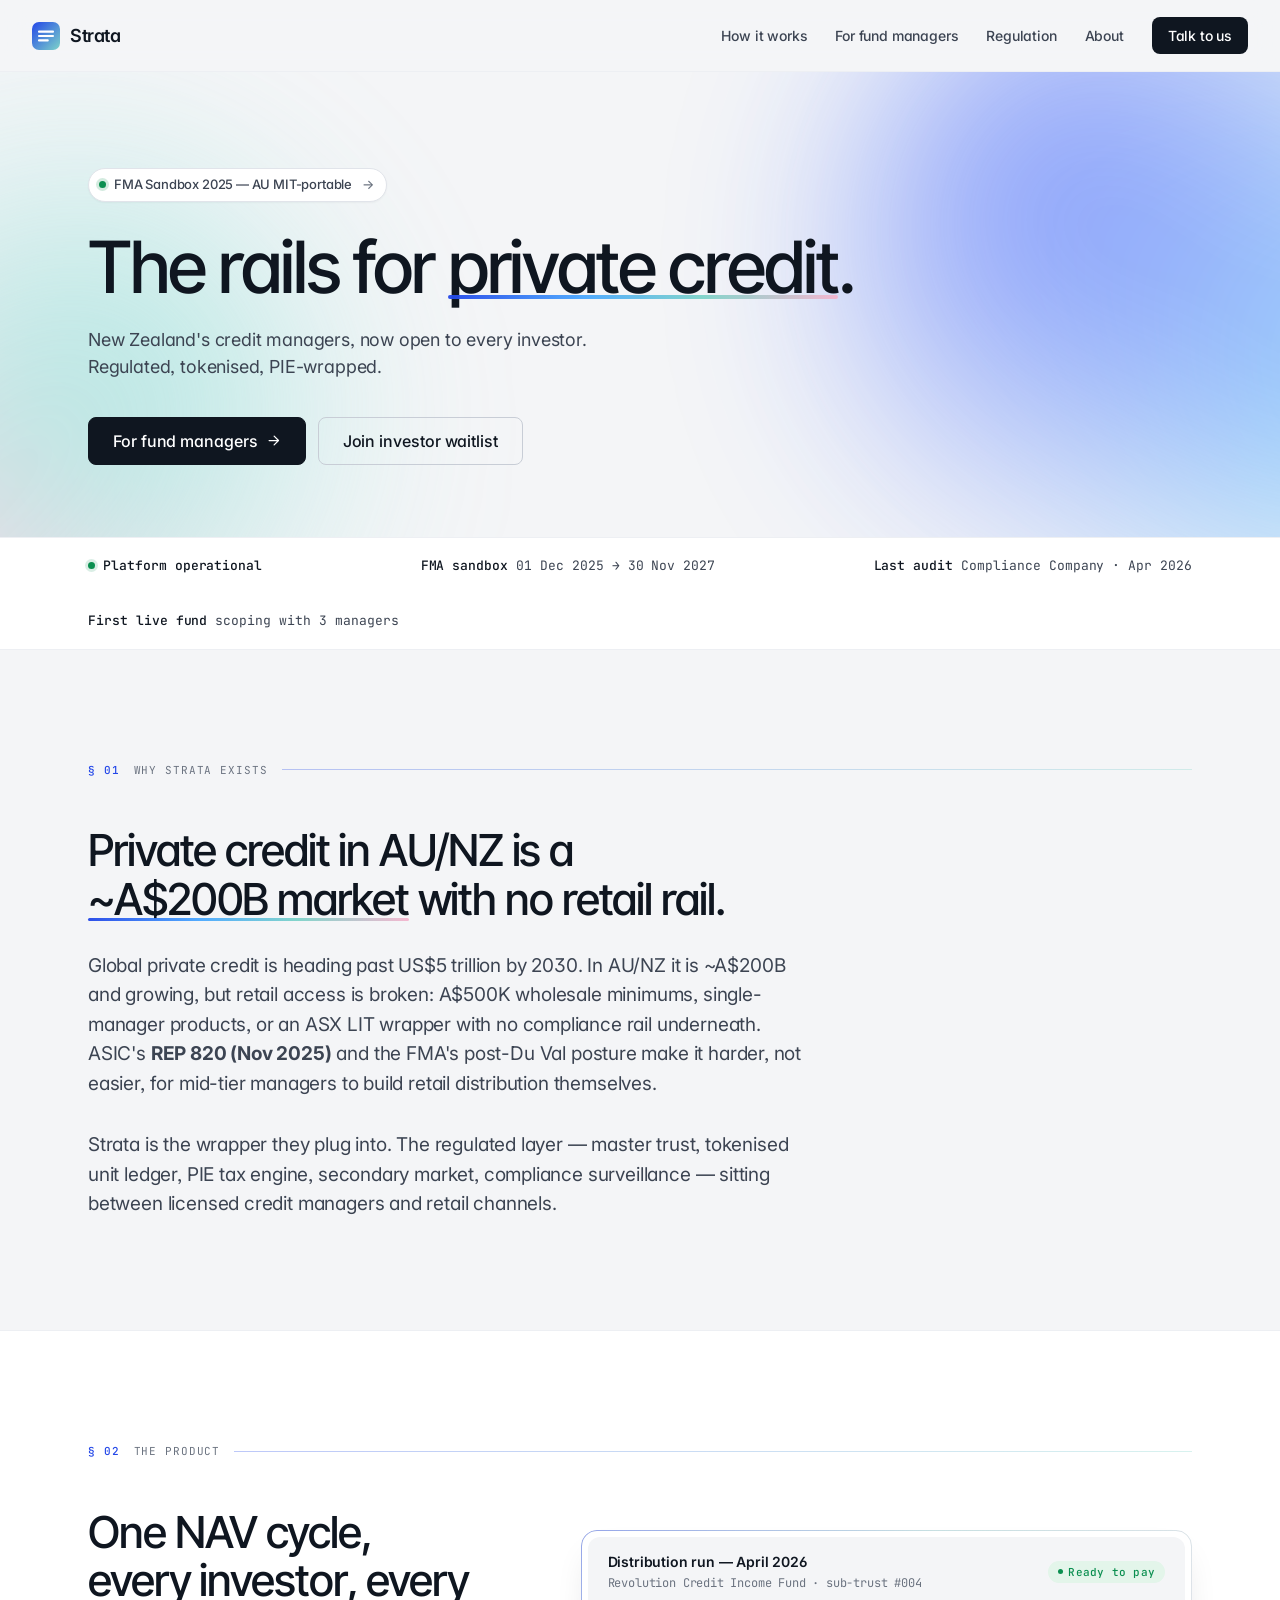
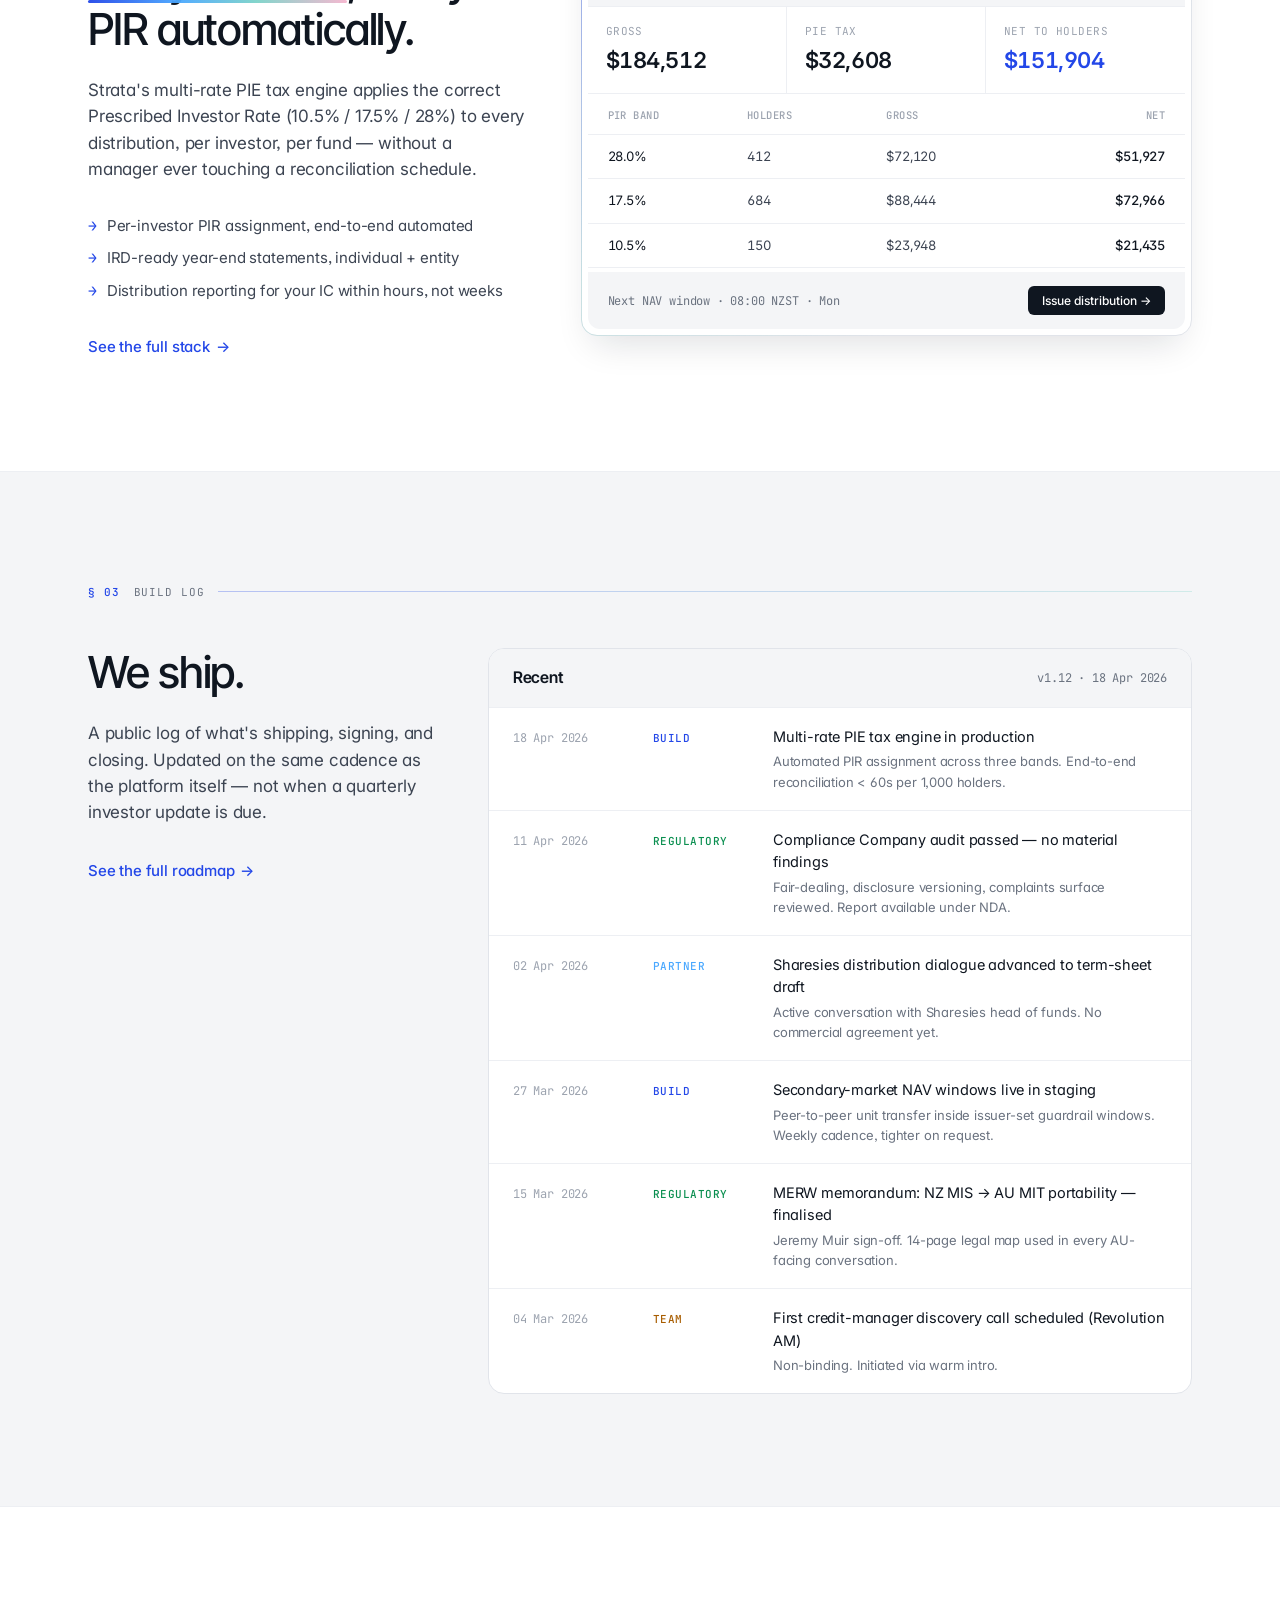
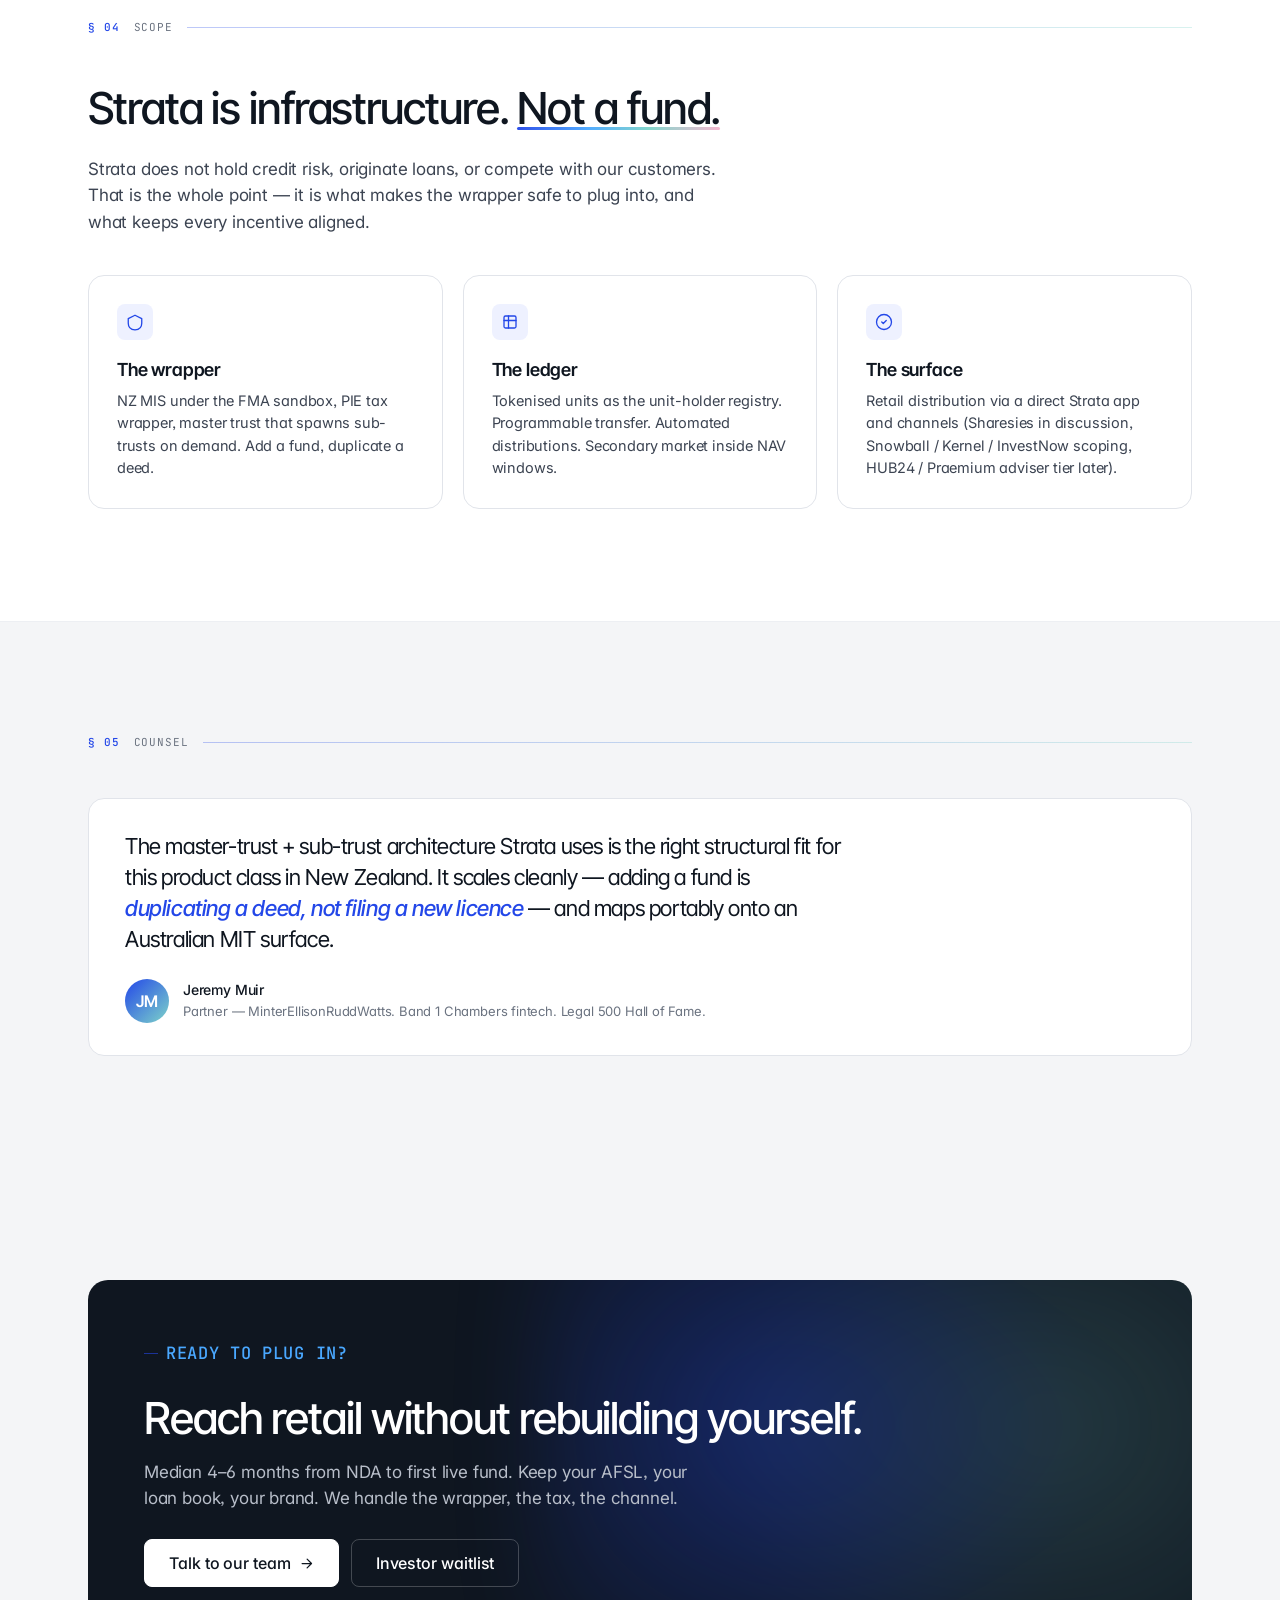
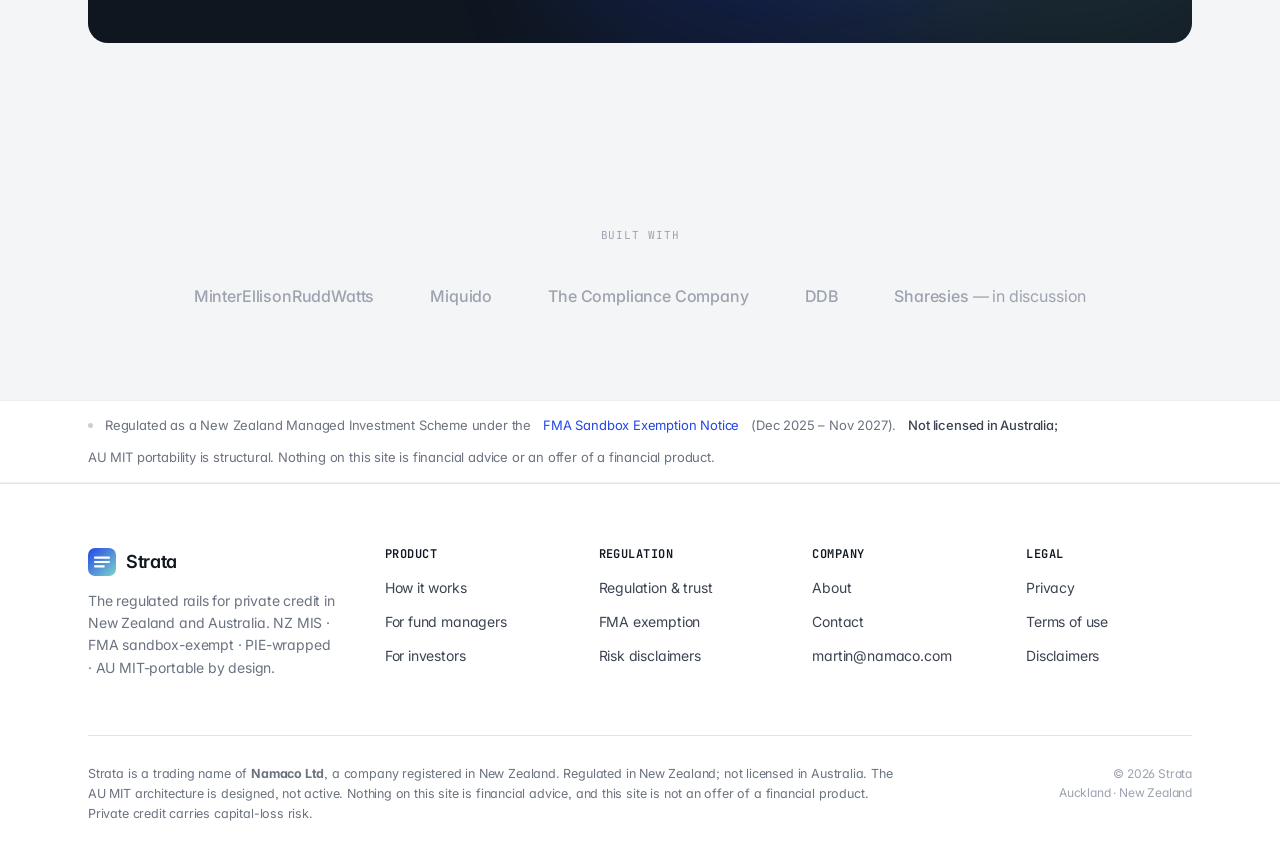
<file: index.html>
<!DOCTYPE html>
<html lang="en">
<head>
<meta charset="UTF-8" />
<meta name="viewport" content="width=device-width, initial-scale=1.0" />
<meta name="description" content="Strata — the regulated rails for private credit in New Zealand and Australia. FMA sandbox-exempt. PIE-wrapped. AU MIT-portable." />
<meta name="author" content="Martin van Blerk" />
<meta name="theme-color" content="#F4F5F7" />
<meta name="robots" content="index, follow" />

<meta property="og:type" content="website" />
<meta property="og:title" content="Strata — The rails for private credit" />
<meta property="og:description" content="New Zealand's credit managers, now open to every investor. Regulated, tokenised, PIE-wrapped." />
<meta property="og:url" content="https://strata.co.nz/" />
<meta property="og:site_name" content="Strata" />
<meta property="og:image" content="https://strata.co.nz/assets/og/og.png" />
<meta property="og:image:width" content="1200" />
<meta property="og:image:height" content="627" />
<meta name="twitter:card" content="summary_large_image" />

<title>Strata — The rails for private credit</title>

<link rel="icon" href="data:image/svg+xml,%3Csvg xmlns='http://www.w3.org/2000/svg' viewBox='0 0 32 32'%3E%3Cdefs%3E%3ClinearGradient id='g' x1='0' y1='0' x2='1' y2='1'%3E%3Cstop offset='0%25' stop-color='%232347E8'/%3E%3Cstop offset='100%25' stop-color='%237DD3C9'/%3E%3C/linearGradient%3E%3C/defs%3E%3Crect width='32' height='32' rx='8' fill='url(%23g)'/%3E%3Cpath d='M8 11h16M8 16h16M8 21h10' stroke='white' stroke-width='2.4' stroke-linecap='round'/%3E%3C/svg%3E" />

<script defer data-domain="strata.co.nz" src="https://plausible.io/js/script.js"></script>

<link rel="preconnect" href="https://fonts.googleapis.com">
<link rel="preconnect" href="https://fonts.gstatic.com" crossorigin>
<link href="https://fonts.googleapis.com/css2?family=Inter:wght@400;500;600&family=Inter+Tight:wght@400;500;600&family=JetBrains+Mono:wght@400;500&display=swap" rel="stylesheet">

<link rel="stylesheet" href="/assets/css/strata.css">

<script type="application/ld+json">
{
  "@context": "https://schema.org",
  "@type": "FinancialService",
  "name": "Strata",
  "description": "Regulated private-credit infrastructure for New Zealand and Australia.",
  "url": "https://strata.co.nz/",
  "email": "martin@namaco.com",
  "address": {"@type":"PostalAddress","addressLocality":"Auckland","addressCountry":"NZ"},
  "founder": {"@type":"Person","name":"Martin van Blerk"},
  "areaServed": ["New Zealand", "Australia"],
  "sameAs": ["https://www.fma.govt.nz/business/legislation/secondary-legislation/exemptions/financial-markets-conduct-homeshare-exemption-notice-2025/"]
}
</script>
</head>

<body>

<a class="skip-link" href="#main">Skip to content</a>

<!-- Logo mark (shared SVG) -->
<svg width="0" height="0" style="position:absolute" aria-hidden="true">
  <defs>
    <linearGradient id="strata-mark" x1="0" y1="0" x2="1" y2="1">
      <stop offset="0%" stop-color="#2347E8"/>
      <stop offset="100%" stop-color="#7DD3C9"/>
    </linearGradient>
    <symbol id="logo-mark" viewBox="0 0 32 32">
      <rect width="32" height="32" rx="8" fill="url(#strata-mark)"/>
      <path d="M8 11h16M8 16h16M8 21h10" stroke="white" stroke-width="2.4" stroke-linecap="round" fill="none"/>
    </symbol>
  </defs>
</svg>

<nav class="topnav" aria-label="Primary">
  <a class="brand" href="/" data-path="/">
    <svg class="logo-mark" aria-hidden="true"><use href="#logo-mark"/></svg>
    Strata
  </a>
  <div class="right">
    <a href="/how-it-works.html" data-path="/how-it-works.html" class="nav-hide-mobile">How it works</a>
    <a href="/fund-managers.html" data-path="/fund-managers.html" class="nav-hide-mobile">For fund managers</a>
    <a href="/regulation.html" data-path="/regulation.html" class="nav-hide-mobile">Regulation</a>
    <a href="/about.html" data-path="/about.html" class="nav-hide-mobile">About</a>
    <a class="cta" href="/about.html#contact">Talk to us</a>
  </div>
</nav>

<main id="main">

<!-- ========== HERO ========== -->
<section class="hero">
  <div class="hero-mesh" aria-hidden="true"></div>
  <div class="wrap">
    <a class="hero-badge" href="/regulation.html">
      <span class="dot" aria-hidden="true"></span>
      FMA Sandbox 2025 — AU MIT-portable
      <span class="arrow" aria-hidden="true">→</span>
    </a>

    <h1>The rails for <span class="accent">private credit</span>.</h1>

    <p class="hero-sub">New Zealand's credit managers, now open to every investor. Regulated, tokenised, PIE-wrapped.</p>

    <div class="hero-ctas">
      <a class="btn btn-primary btn-lg" href="/fund-managers.html">
        For fund managers
        <svg viewBox="0 0 24 24" aria-hidden="true"><path d="M5 12h14M13 5l7 7-7 7" stroke-linecap="round" stroke-linejoin="round"/></svg>
      </a>
      <a class="btn btn-ghost btn-lg" href="/investors.html">Join investor waitlist</a>
    </div>
  </div>
</section>

<!-- ========== LIVE STATUS STRIP ========== -->
<div class="status-strip">
  <div class="wrap">
    <div class="row">
      <span><span class="status-dot" aria-hidden="true"></span><strong>Platform operational</strong></span>
      <span><strong>FMA sandbox</strong> 01 Dec 2025 → 30 Nov 2027</span>
      <span><strong>Last audit</strong> Compliance Company · Apr 2026</span>
      <span><strong>First live fund</strong> scoping with 3 managers</span>
    </div>
  </div>
</div>

<!-- ========== WHY STRATA EXISTS (90 words) ========== -->
<section class="section">
  <div class="wrap">
    <div class="section-rule">
      <span class="rule-num">§ 01</span>
      <span>Why Strata exists</span>
      <span class="rule-line"></span>
    </div>
    <div style="max-width: 780px;">
      <h2>Private credit in AU/NZ is a <span class="accent">~A$200B market</span> with no retail rail.</h2>
      <p class="lede" style="margin-top: 28px; font-size: 19px; max-width: 720px;">
        Global private credit is heading past US$5&nbsp;trillion by 2030. In AU/NZ it is
        ~A$200B and growing, but retail access is broken: A$500K wholesale minimums,
        single-manager products, or an ASX LIT wrapper with no compliance rail
        underneath. ASIC's <strong>REP 820 (Nov 2025)</strong> and the FMA's post-Du&nbsp;Val
        posture make it harder, not easier, for mid-tier managers to build retail
        distribution themselves.
      </p>
      <p class="lede" style="font-size: 19px; max-width: 720px;">
        Strata is the wrapper they plug into. The regulated layer — master trust,
        tokenised unit ledger, PIE tax engine, secondary market, compliance
        surveillance — sitting between licensed credit managers and retail channels.
      </p>
    </div>
  </div>
</section>

<!-- ========== PRODUCT SCREENSHOT (single focused capability, not a full dashboard) ========== -->
<section class="section surface">
  <div class="wrap">
    <div class="section-rule">
      <span class="rule-num">§ 02</span>
      <span>The product</span>
      <span class="rule-line"></span>
    </div>

    <div style="display: grid; grid-template-columns: 1fr 1.4fr; gap: 56px; align-items: center;">
      <div>
        <h2>One NAV cycle, <span class="accent">every investor</span>, every PIR automatically.</h2>
        <p class="lede" style="margin-top: 24px;">
          Strata's multi-rate PIE tax engine applies the correct Prescribed Investor Rate
          (10.5% / 17.5% / 28%) to every distribution, per investor, per fund — without
          a manager ever touching a reconciliation schedule.
        </p>
        <ul style="list-style: none; padding: 0; margin: 0 0 32px; display: grid; gap: 10px;">
          <li style="display: flex; gap: 10px; font-size: 15px; color: var(--ink-2);">
            <span style="color: var(--primary); font-weight: 600; font-family: 'JetBrains Mono', monospace;">→</span>
            Per-investor PIR assignment, end-to-end automated
          </li>
          <li style="display: flex; gap: 10px; font-size: 15px; color: var(--ink-2);">
            <span style="color: var(--primary); font-weight: 600; font-family: 'JetBrains Mono', monospace;">→</span>
            IRD-ready year-end statements, individual + entity
          </li>
          <li style="display: flex; gap: 10px; font-size: 15px; color: var(--ink-2);">
            <span style="color: var(--primary); font-weight: 600; font-family: 'JetBrains Mono', monospace;">→</span>
            Distribution reporting for your IC within hours, not weeks
          </li>
        </ul>
        <a class="link-arrow" href="/how-it-works.html">See the full stack <span class="arrow">→</span></a>
      </div>

      <div class="screenshot-frame">
        <!-- Realistic PIE distribution run UI fragment -->
        <div style="background: var(--bg-2); border-radius: var(--r-lg); overflow: hidden;">
          <!-- Panel header -->
          <div style="padding: 14px 20px; border-bottom: 1px solid var(--border-soft); display: flex; justify-content: space-between; align-items: center; background: var(--bg);">
            <div>
              <div style="font-size: 14px; font-weight: 600; color: var(--ink);">Distribution run — April 2026</div>
              <div style="font-size: 12px; color: var(--ink-3); font-family: 'JetBrains Mono', monospace; margin-top: 2px;">Revolution Credit Income Fund · sub-trust #004</div>
            </div>
            <span class="chip ok">Ready to pay</span>
          </div>
          <!-- KPI row -->
          <div style="display: grid; grid-template-columns: repeat(3, 1fr); border-bottom: 1px solid var(--border-soft);">
            <div style="padding: 16px 18px; border-right: 1px solid var(--border-soft);">
              <div style="font-size: 11px; color: var(--ink-4); font-family: 'JetBrains Mono', monospace; letter-spacing: 0.04em; text-transform: uppercase; margin-bottom: 4px;">Gross</div>
              <div style="font-size: 22px; font-weight: 600; color: var(--ink); letter-spacing: -0.02em; font-variant-numeric: tabular-nums;">$184,512</div>
            </div>
            <div style="padding: 16px 18px; border-right: 1px solid var(--border-soft);">
              <div style="font-size: 11px; color: var(--ink-4); font-family: 'JetBrains Mono', monospace; letter-spacing: 0.04em; text-transform: uppercase; margin-bottom: 4px;">PIE tax</div>
              <div style="font-size: 22px; font-weight: 600; color: var(--ink); letter-spacing: -0.02em; font-variant-numeric: tabular-nums;">$32,608</div>
            </div>
            <div style="padding: 16px 18px;">
              <div style="font-size: 11px; color: var(--ink-4); font-family: 'JetBrains Mono', monospace; letter-spacing: 0.04em; text-transform: uppercase; margin-bottom: 4px;">Net to holders</div>
              <div style="font-size: 22px; font-weight: 600; color: var(--primary); letter-spacing: -0.02em; font-variant-numeric: tabular-nums;">$151,904</div>
            </div>
          </div>
          <!-- PIR breakdown table -->
          <div style="padding: 4px 0;">
            <div style="display: grid; grid-template-columns: 1fr 1fr 1fr 1fr; padding: 10px 20px; font-family: 'JetBrains Mono', monospace; font-size: 10.5px; color: var(--ink-4); letter-spacing: 0.04em; text-transform: uppercase; font-weight: 500; border-bottom: 1px solid var(--border-soft);">
              <span>PIR band</span>
              <span>Holders</span>
              <span>Gross</span>
              <span style="text-align:right;">Net</span>
            </div>
            <div style="display: grid; grid-template-columns: 1fr 1fr 1fr 1fr; padding: 12px 20px; font-size: 13px; align-items: center; border-bottom: 1px solid var(--border-soft); font-variant-numeric: tabular-nums;">
              <span style="color: var(--ink);">28.0%</span>
              <span style="color: var(--ink-2);">412</span>
              <span style="color: var(--ink-2);">$72,120</span>
              <span style="text-align:right; color: var(--ink); font-weight: 500;">$51,927</span>
            </div>
            <div style="display: grid; grid-template-columns: 1fr 1fr 1fr 1fr; padding: 12px 20px; font-size: 13px; align-items: center; border-bottom: 1px solid var(--border-soft); font-variant-numeric: tabular-nums;">
              <span style="color: var(--ink);">17.5%</span>
              <span style="color: var(--ink-2);">684</span>
              <span style="color: var(--ink-2);">$88,444</span>
              <span style="text-align:right; color: var(--ink); font-weight: 500;">$72,966</span>
            </div>
            <div style="display: grid; grid-template-columns: 1fr 1fr 1fr 1fr; padding: 12px 20px; font-size: 13px; align-items: center; border-bottom: 1px solid var(--border-soft); font-variant-numeric: tabular-nums;">
              <span style="color: var(--ink);">10.5%</span>
              <span style="color: var(--ink-2);">150</span>
              <span style="color: var(--ink-2);">$23,948</span>
              <span style="text-align:right; color: var(--ink); font-weight: 500;">$21,435</span>
            </div>
          </div>
          <!-- Action row -->
          <div style="padding: 14px 20px; display: flex; justify-content: space-between; align-items: center; background: var(--bg);">
            <span style="font-size: 12px; color: var(--ink-3); font-family: 'JetBrains Mono', monospace;">Next NAV window · 08:00 NZST · Mon</span>
            <button type="button" style="padding: 7px 14px; font-size: 12px; font-weight: 500; background: var(--ink); color: var(--ink-inverse); border: 0; border-radius: var(--r-sm); cursor: default; font-family: inherit;">
              Issue distribution →
            </button>
          </div>
        </div>
      </div>
    </div>
  </div>
</section>

<!-- ========== CHANGELOG ========== -->
<section class="section">
  <div class="wrap">
    <div class="section-rule">
      <span class="rule-num">§ 03</span>
      <span>Build log</span>
      <span class="rule-line"></span>
    </div>

    <div style="display: grid; grid-template-columns: 1fr 2fr; gap: 48px; align-items: start;">
      <div>
        <h2>We ship.</h2>
        <p class="lede" style="margin-top: 24px;">
          A public log of what's shipping, signing, and closing. Updated on the same
          cadence as the platform itself — not when a quarterly investor update is due.
        </p>
        <a class="link-arrow" href="/about.html"><span>See the full roadmap</span><span class="arrow">→</span></a>
      </div>

      <div class="changelog">
        <div class="changelog-head">
          <h3>Recent</h3>
          <span class="meta">v1.12 · 18 Apr 2026</span>
        </div>
        <div class="changelog-item">
          <span class="date">18 Apr 2026</span>
          <span class="tag build">Build</span>
          <div class="body-txt">
            Multi-rate PIE tax engine in production
            <small>Automated PIR assignment across three bands. End-to-end reconciliation &lt; 60s per 1,000 holders.</small>
          </div>
        </div>
        <div class="changelog-item">
          <span class="date">11 Apr 2026</span>
          <span class="tag reg">Regulatory</span>
          <div class="body-txt">
            Compliance Company audit passed — no material findings
            <small>Fair-dealing, disclosure versioning, complaints surface reviewed. Report available under NDA.</small>
          </div>
        </div>
        <div class="changelog-item">
          <span class="date">02 Apr 2026</span>
          <span class="tag partner">Partner</span>
          <div class="body-txt">
            Sharesies distribution dialogue advanced to term-sheet draft
            <small>Active conversation with Sharesies head of funds. No commercial agreement yet.</small>
          </div>
        </div>
        <div class="changelog-item">
          <span class="date">27 Mar 2026</span>
          <span class="tag build">Build</span>
          <div class="body-txt">
            Secondary-market NAV windows live in staging
            <small>Peer-to-peer unit transfer inside issuer-set guardrail windows. Weekly cadence, tighter on request.</small>
          </div>
        </div>
        <div class="changelog-item">
          <span class="date">15 Mar 2026</span>
          <span class="tag reg">Regulatory</span>
          <div class="body-txt">
            MERW memorandum: NZ MIS → AU MIT portability — finalised
            <small>Jeremy Muir sign-off. 14-page legal map used in every AU-facing conversation.</small>
          </div>
        </div>
        <div class="changelog-item">
          <span class="date">04 Mar 2026</span>
          <span class="tag team">Team</span>
          <div class="body-txt">
            First credit-manager discovery call scheduled (Revolution AM)
            <small>Non-binding. Initiated via warm intro.</small>
          </div>
        </div>
      </div>
    </div>
  </div>
</section>

<!-- ========== WHAT STRATA IS/ISN'T — distinct from the deck ========== -->
<section class="section surface">
  <div class="wrap">
    <div class="section-rule">
      <span class="rule-num">§ 04</span>
      <span>Scope</span>
      <span class="rule-line"></span>
    </div>
    <div style="max-width: 780px; margin-bottom: 40px;">
      <h2>Strata is infrastructure. <span class="accent">Not a fund.</span></h2>
      <p class="lede" style="margin-top: 24px;">
        Strata does not hold credit risk, originate loans, or compete with our
        customers. That is the whole point — it is what makes the wrapper safe to
        plug into, and what keeps every incentive aligned.
      </p>
    </div>
    <div class="grid-3">
      <div class="card">
        <div class="card-icon"><svg viewBox="0 0 24 24"><path d="M12 3l9 4.5v6c0 5-3.5 8.5-9 9-5.5-0.5-9-4-9-9v-6L12 3z" stroke-linecap="round" stroke-linejoin="round"/></svg></div>
        <h4>The wrapper</h4>
        <p>NZ MIS under the FMA sandbox, PIE tax wrapper, master trust that spawns sub-trusts on demand. Add a fund, duplicate a deed.</p>
      </div>
      <div class="card">
        <div class="card-icon"><svg viewBox="0 0 24 24"><rect x="4" y="4" width="16" height="16" rx="2"/><path d="M4 10h16M10 4v16" stroke-linecap="round" stroke-linejoin="round"/></svg></div>
        <h4>The ledger</h4>
        <p>Tokenised units as the unit-holder registry. Programmable transfer. Automated distributions. Secondary market inside NAV windows.</p>
      </div>
      <div class="card">
        <div class="card-icon"><svg viewBox="0 0 24 24"><path d="M9 12l2 2 4-4M12 2a10 10 0 1 0 0 20 10 10 0 0 0 0-20z" stroke-linecap="round" stroke-linejoin="round"/></svg></div>
        <h4>The surface</h4>
        <p>Retail distribution via a direct Strata app and channels (Sharesies in discussion, Snowball / Kernel / InvestNow scoping, HUB24 / Praemium adviser tier later).</p>
      </div>
    </div>
  </div>
</section>

<!-- ========== COUNSEL QUOTE ========== -->
<section class="section">
  <div class="wrap">
    <div class="section-rule">
      <span class="rule-num">§ 05</span>
      <span>Counsel</span>
      <span class="rule-line"></span>
    </div>

    <div class="counsel-quote">
      <blockquote>
        The master-trust + sub-trust architecture Strata uses is the right structural
        fit for this product class in New Zealand. It scales cleanly — adding a fund
        is <em>duplicating a deed, not filing a new licence</em> — and maps portably
        onto an Australian MIT surface.
      </blockquote>
      <div class="attribution">
        <div class="avatar" aria-hidden="true">JM</div>
        <div class="who">
          Jeremy Muir
          <small>Partner — MinterEllisonRuddWatts. Band 1 Chambers fintech. Legal 500 Hall of Fame.</small>
        </div>
      </div>
    </div>
  </div>
</section>

<!-- ========== CTA ========== -->
<section class="section">
  <div class="wrap">
    <div class="cta-band">
      <p class="section-eyebrow">Ready to plug in?</p>
      <h2>Reach retail without rebuilding yourself.</h2>
      <p>Median 4–6 months from NDA to first live fund. Keep your AFSL, your loan book, your brand. We handle the wrapper, the tax, the channel.</p>
      <div class="cta-band-actions">
        <a class="btn btn-primary btn-lg" href="/fund-managers.html">
          Talk to our team
          <svg viewBox="0 0 24 24" aria-hidden="true"><path d="M5 12h14M13 5l7 7-7 7" stroke-linecap="round" stroke-linejoin="round"/></svg>
        </a>
        <a class="btn btn-ghost btn-lg" href="/investors.html">Investor waitlist</a>
      </div>
    </div>
  </div>
</section>

<!-- ========== PARTNER ROW ========== -->
<section class="section tight">
  <div class="wrap">
    <p class="small" style="text-align: center; margin: 0 0 20px; color: var(--ink-4); font-family: 'JetBrains Mono', monospace; font-size: 11px; letter-spacing: 0.08em; text-transform: uppercase;">Built with</p>
    <div class="partner-row">
      <span class="partner">MinterEllisonRuddWatts</span>
      <span class="partner">Miquido</span>
      <span class="partner">The Compliance Company</span>
      <span class="partner">DDB</span>
      <span class="partner">Sharesies <em>— in discussion</em></span>
    </div>
  </div>
</section>

</main>

<!-- Compliance + Footer -->
<div class="compliance-strip">
  <div class="wrap">
    <span class="dot" aria-hidden="true"></span>
    Regulated as a New Zealand Managed Investment Scheme under the
    <a href="https://www.fma.govt.nz/business/legislation/secondary-legislation/exemptions/financial-markets-conduct-homeshare-exemption-notice-2025/" target="_blank" rel="noopener">FMA Sandbox Exemption Notice</a>
    (Dec 2025 – Nov 2027). <strong>Not licensed in Australia;</strong> AU MIT portability is structural.
    Nothing on this site is financial advice or an offer of a financial product.
  </div>
</div>

<footer class="site-footer">
  <div class="wrap">
    <div class="footer-grid">
      <div class="footer-brand">
        <a class="brand" href="/">
          <svg class="logo-mark" aria-hidden="true"><use href="#logo-mark"/></svg>
          Strata
        </a>
        <p>The regulated rails for private credit in New Zealand and Australia. NZ MIS · FMA sandbox-exempt · PIE-wrapped · AU MIT-portable by design.</p>
      </div>
      <div class="footer-col"><h5>Product</h5><ul>
        <li><a href="/how-it-works.html">How it works</a></li>
        <li><a href="/fund-managers.html">For fund managers</a></li>
        <li><a href="/investors.html">For investors</a></li>
      </ul></div>
      <div class="footer-col"><h5>Regulation</h5><ul>
        <li><a href="/regulation.html">Regulation &amp; trust</a></li>
        <li><a href="https://www.fma.govt.nz/business/legislation/secondary-legislation/exemptions/financial-markets-conduct-homeshare-exemption-notice-2025/" target="_blank" rel="noopener">FMA exemption</a></li>
        <li><a href="/legal/disclaimers.html">Risk disclaimers</a></li>
      </ul></div>
      <div class="footer-col"><h5>Company</h5><ul>
        <li><a href="/about.html">About</a></li>
        <li><a href="/about.html#contact">Contact</a></li>
        <li><a href="mailto:martin@namaco.com">martin@namaco.com</a></li>
      </ul></div>
      <div class="footer-col"><h5>Legal</h5><ul>
        <li><a href="/legal/privacy.html">Privacy</a></li>
        <li><a href="/legal/terms.html">Terms of use</a></li>
        <li><a href="/legal/disclaimers.html">Disclaimers</a></li>
      </ul></div>
    </div>
    <div class="footer-fine">
      <div class="fine-p">Strata is a trading name of <strong>Namaco Ltd</strong>, a company registered in New Zealand. Regulated in New Zealand; not licensed in Australia. The AU MIT architecture is designed, not active. Nothing on this site is financial advice, and this site is not an offer of a financial product. Private credit carries capital-loss risk.</div>
      <div class="copyright">© 2026 Strata<br>Auckland · New Zealand</div>
    </div>
  </div>
</footer>

<script src="/assets/js/strata.js"></script>
</body>
</html>
</file>
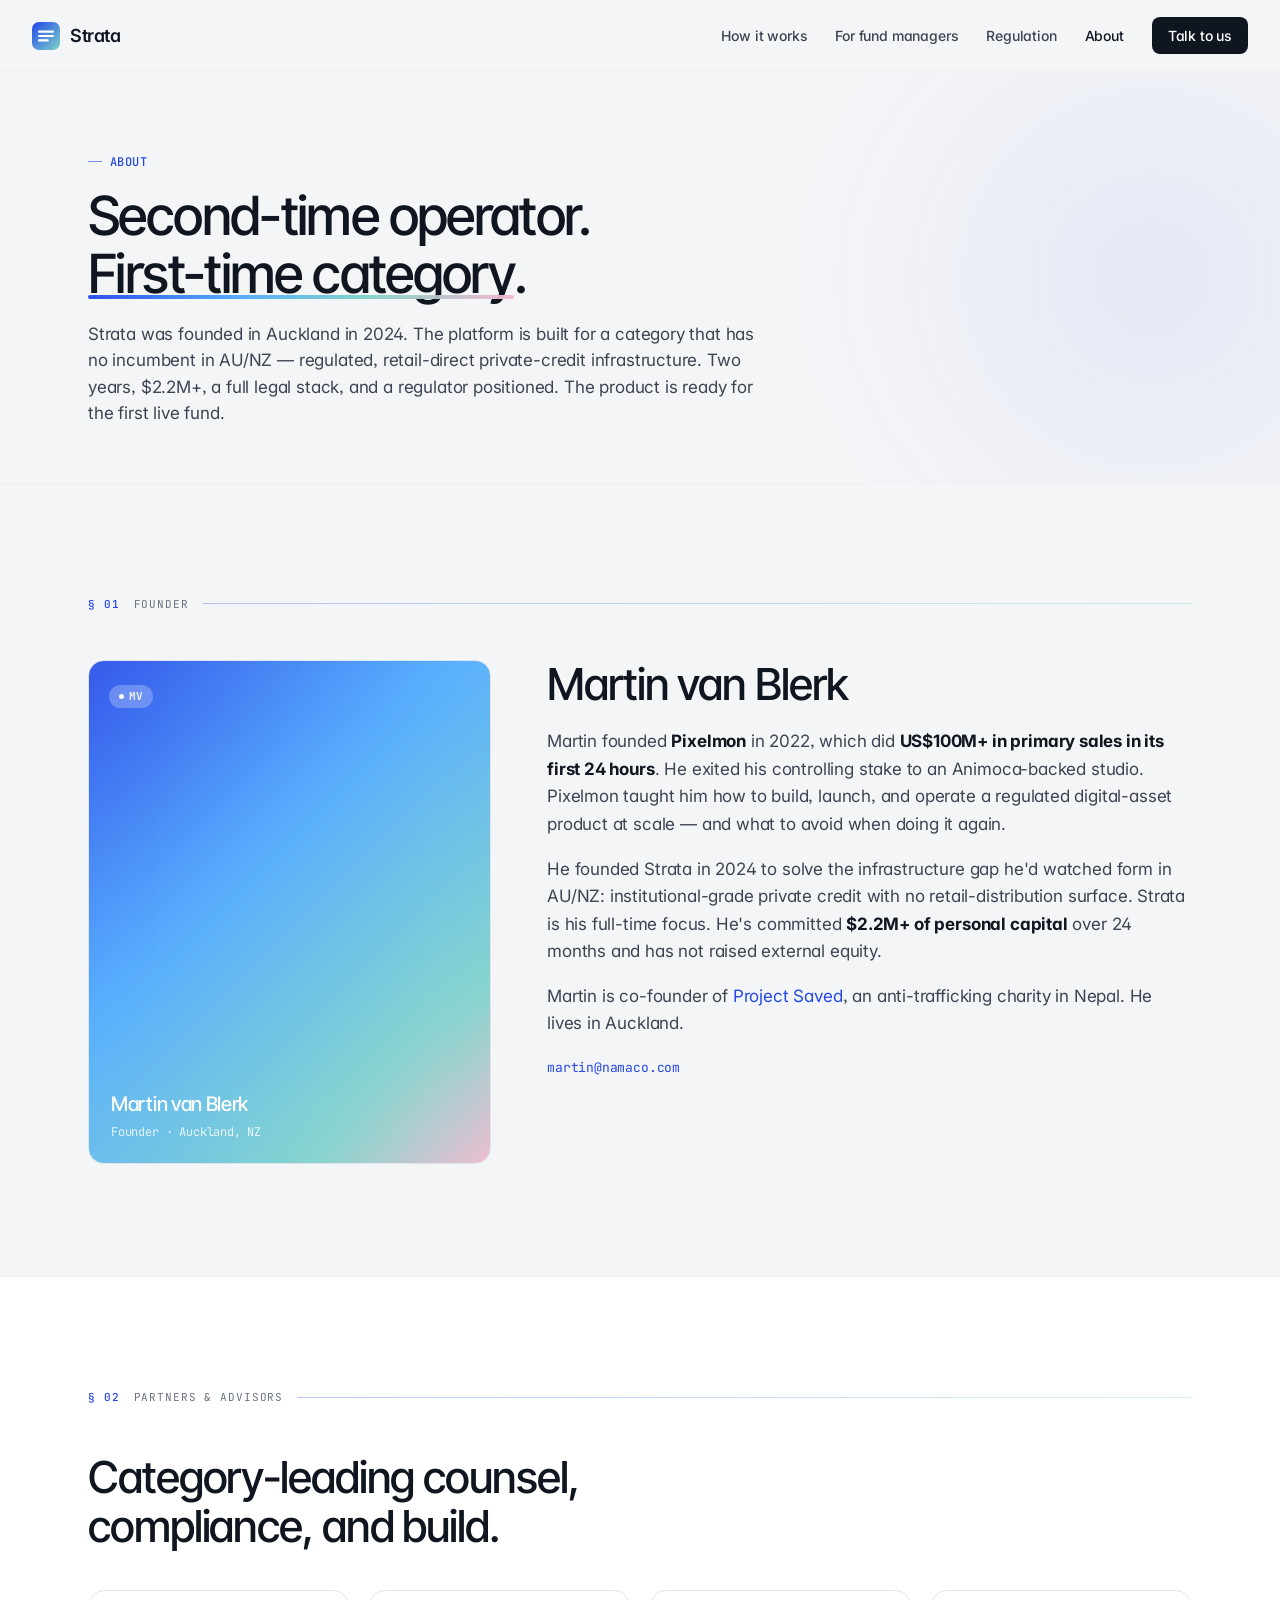
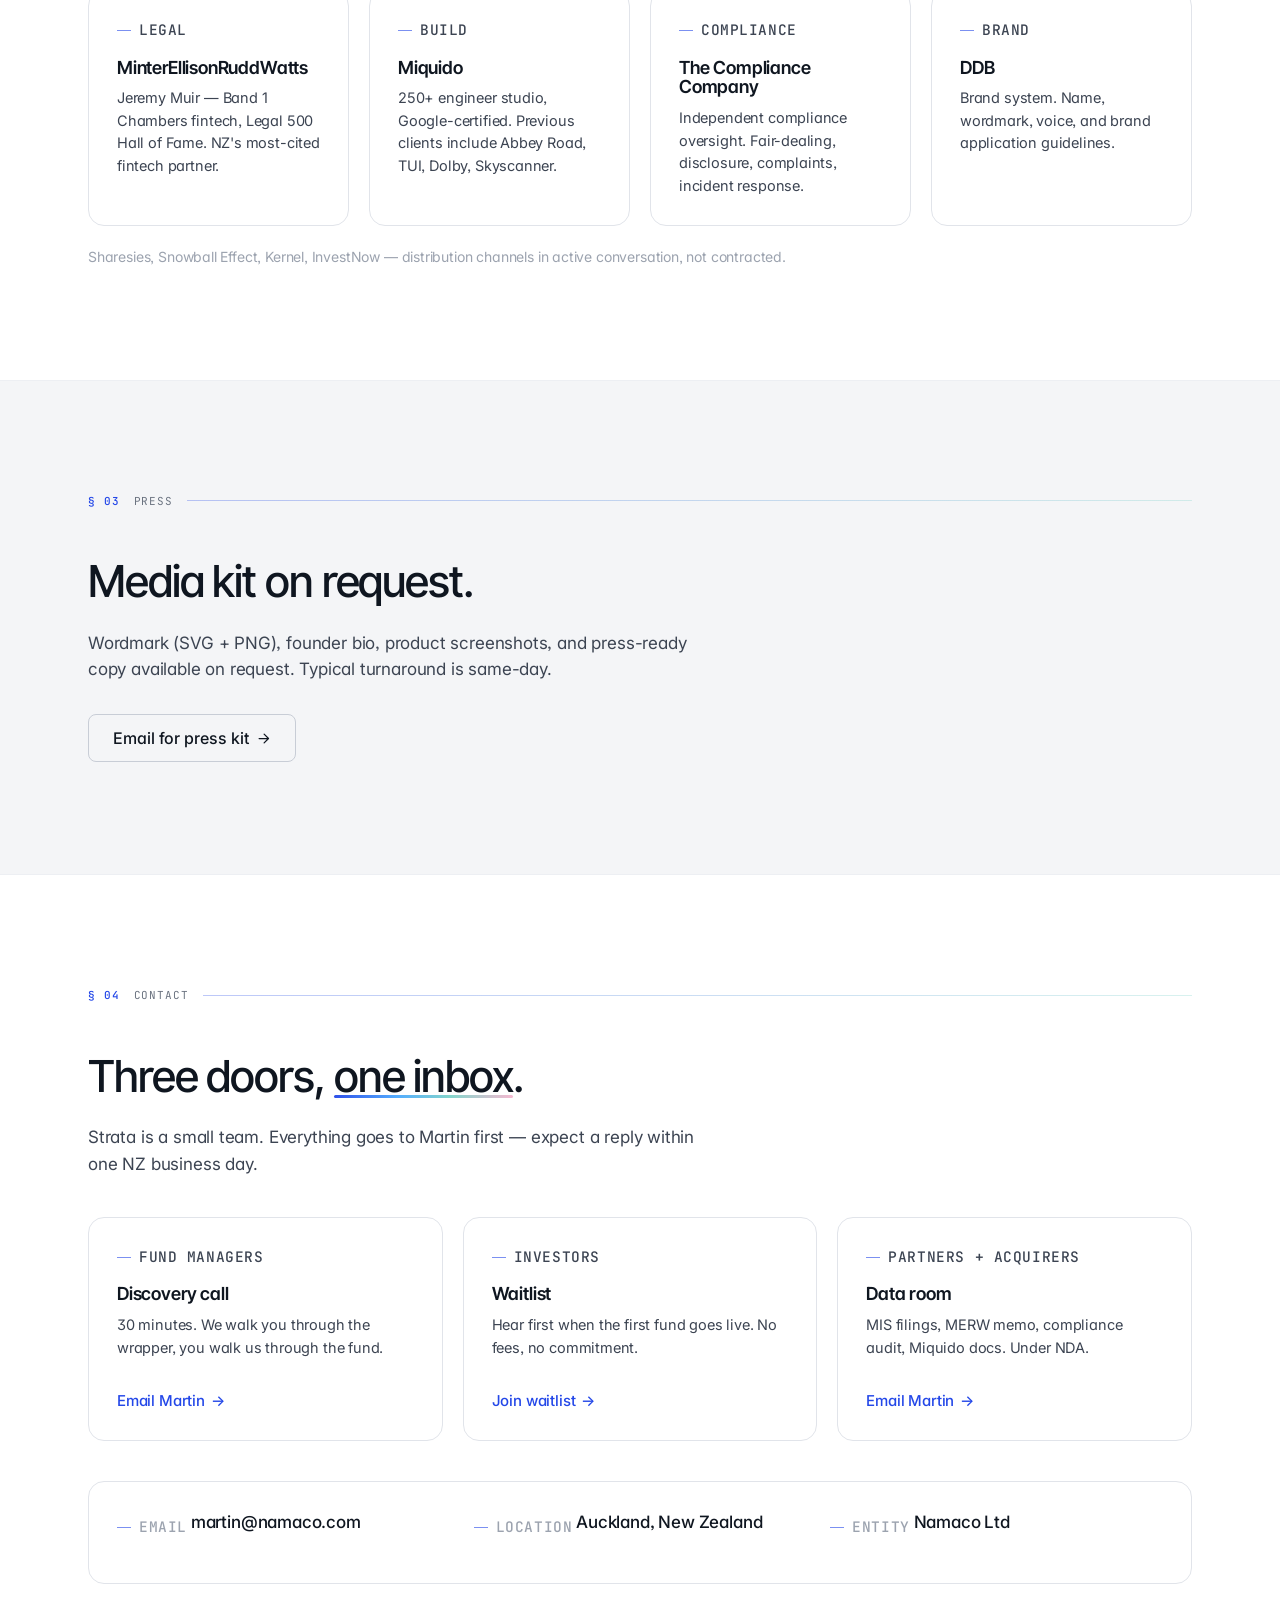
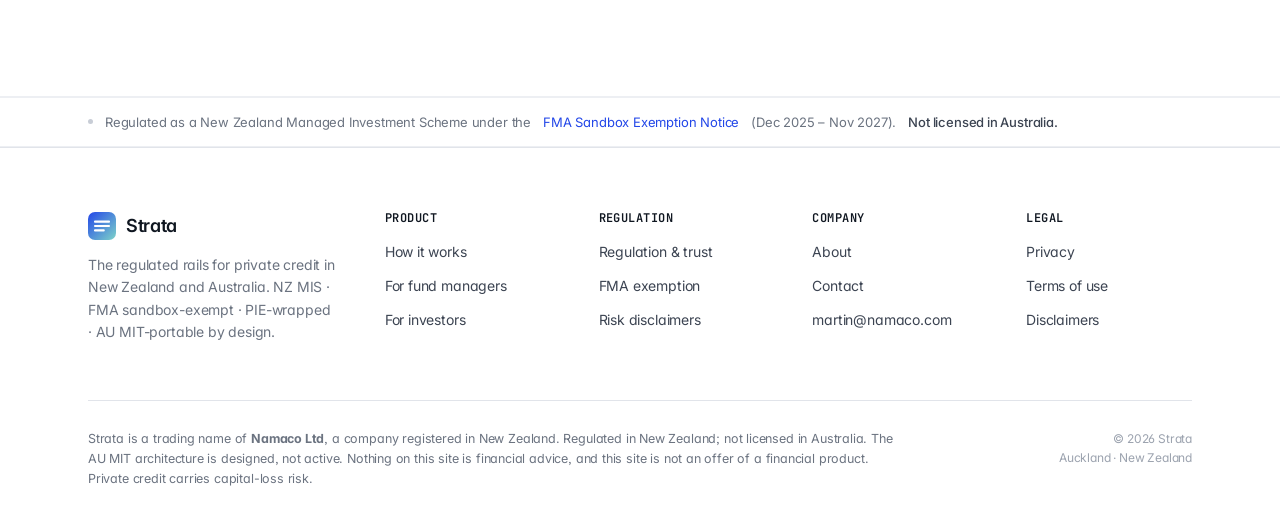
<file: about.html>
<!DOCTYPE html>
<html lang="en">
<head>
<meta charset="UTF-8" />
<meta name="viewport" content="width=device-width, initial-scale=1.0" />
<meta name="description" content="About Strata — founded by Martin van Blerk (Pixelmon, US$100M+ primary sales). Legal counsel MERW. Compliance by The Compliance Company. Built by Miquido." />
<meta name="theme-color" content="#F4F5F7" />
<meta name="robots" content="index, follow" />
<meta property="og:type" content="website" />
<meta property="og:title" content="About Strata" />
<meta property="og:description" content="Second-time operator, first-time category. Team, partners, contact." />
<meta property="og:url" content="https://strata.co.nz/about.html" />
<meta property="og:image" content="https://strata.co.nz/assets/og/og.png" />
<meta property="og:image:width" content="1200" />
<meta property="og:image:height" content="627" />
<title>About — Strata</title>
<link rel="icon" href="data:image/svg+xml,%3Csvg xmlns='http://www.w3.org/2000/svg' viewBox='0 0 32 32'%3E%3Cdefs%3E%3ClinearGradient id='g' x1='0' y1='0' x2='1' y2='1'%3E%3Cstop offset='0%25' stop-color='%232347E8'/%3E%3Cstop offset='100%25' stop-color='%237DD3C9'/%3E%3C/linearGradient%3E%3C/defs%3E%3Crect width='32' height='32' rx='8' fill='url(%23g)'/%3E%3Cpath d='M8 11h16M8 16h16M8 21h10' stroke='white' stroke-width='2.4' stroke-linecap='round'/%3E%3C/svg%3E" />
<script defer data-domain="strata.co.nz" src="https://plausible.io/js/script.js"></script>
<link rel="preconnect" href="https://fonts.googleapis.com">
<link rel="preconnect" href="https://fonts.gstatic.com" crossorigin>
<link href="https://fonts.googleapis.com/css2?family=Inter:wght@400;500;600&family=Inter+Tight:wght@400;500;600&family=JetBrains+Mono:wght@400;500&display=swap" rel="stylesheet">
<link rel="stylesheet" href="/assets/css/strata.css">
<script type="application/ld+json">
{"@context":"https://schema.org","@type":"Person","name":"Martin van Blerk","jobTitle":"Founder, Strata","worksFor":{"@type":"Organization","name":"Strata"},"email":"martin@namaco.com"}
</script>
</head>
<body>
<a class="skip-link" href="#main">Skip to content</a>

<svg width="0" height="0" style="position:absolute" aria-hidden="true"><defs>
  <linearGradient id="strata-mark" x1="0" y1="0" x2="1" y2="1"><stop offset="0%" stop-color="#2347E8"/><stop offset="100%" stop-color="#7DD3C9"/></linearGradient>
  <symbol id="logo-mark" viewBox="0 0 32 32"><rect width="32" height="32" rx="8" fill="url(#strata-mark)"/><path d="M8 11h16M8 16h16M8 21h10" stroke="white" stroke-width="2.4" stroke-linecap="round" fill="none"/></symbol>
</defs></svg>

<nav class="topnav" aria-label="Primary">
  <a class="brand" href="/" data-path="/"><svg class="logo-mark" aria-hidden="true"><use href="#logo-mark"/></svg>Strata</a>
  <div class="right">
    <a href="/how-it-works.html" data-path="/how-it-works.html" class="nav-hide-mobile">How it works</a>
    <a href="/fund-managers.html" data-path="/fund-managers.html" class="nav-hide-mobile">For fund managers</a>
    <a href="/regulation.html" data-path="/regulation.html" class="nav-hide-mobile">Regulation</a>
    <a href="/about.html" data-path="/about.html" class="nav-hide-mobile">About</a>
    <a class="cta" href="#contact">Talk to us</a>
  </div>
</nav>

<main id="main">

<header class="page-header">
  <div class="wrap">
    <p class="section-eyebrow">About</p>
    <h1>Second-time operator. <span class="accent">First-time category</span>.</h1>
    <p class="lede">Strata was founded in Auckland in 2024. The platform is built for a category that has no incumbent in AU/NZ — regulated, retail-direct private-credit infrastructure. Two years, $2.2M+, a full legal stack, and a regulator positioned. The product is ready for the first live fund.</p>
  </div>
</header>

<!-- Founder -->
<section class="section">
  <div class="wrap">
    <div class="section-rule"><span class="rule-num">§ 01</span><span>Founder</span><span class="rule-line"></span></div>
    <div style="display: grid; grid-template-columns: 1fr 1.6fr; gap: 56px; align-items: start;">
      <div>
        <div style="aspect-ratio: 4/5; border-radius: var(--r-xl); background: linear-gradient(135deg, var(--grad-1) 0%, var(--grad-2) 40%, var(--grad-3) 80%, var(--grad-4) 100%); position: relative; overflow: hidden; border: 1px solid var(--border);">
          <div style="position: absolute; inset: 0; background: rgba(255,255,255,0.08); backdrop-filter: blur(30px);"></div>
          <div style="position: absolute; top: 20px; left: 20px;">
            <span class="chip" style="background: rgba(255,255,255,0.25); color: white; backdrop-filter: blur(8px);">MV</span>
          </div>
          <div style="position: absolute; bottom: 22px; left: 22px; right: 22px; color: white;">
            <div style="font-family: 'Inter Tight', sans-serif; font-size: 20px; font-weight: 500; letter-spacing: -0.015em;">Martin van Blerk</div>
            <div style="font-size: 12px; opacity: 0.85; font-family: 'JetBrains Mono', monospace; margin-top: 4px;">Founder · Auckland, NZ</div>
          </div>
        </div>
      </div>
      <div>
        <h2>Martin van Blerk</h2>
        <p class="body" style="margin-top: 20px; font-size: 17px;">Martin founded <strong style="color: var(--ink);">Pixelmon</strong> in 2022, which did <strong style="color: var(--ink);">US$100M+ in primary sales in its first 24 hours</strong>. He exited his controlling stake to an Animoca-backed studio. Pixelmon taught him how to build, launch, and operate a regulated digital-asset product at scale — and what to avoid when doing it again.</p>
        <p class="body" style="font-size: 17px;">He founded Strata in 2024 to solve the infrastructure gap he'd watched form in AU/NZ: institutional-grade private credit with no retail-distribution surface. Strata is his full-time focus. He's committed <strong style="color: var(--ink);">$2.2M+ of personal capital</strong> over 24 months and has not raised external equity.</p>
        <p class="body" style="font-size: 17px;">Martin is co-founder of <a href="https://projectsaved.org" target="_blank" rel="noopener">Project Saved</a>, an anti-trafficking charity in Nepal. He lives in Auckland.</p>
        <p class="mono meta" style="margin-top: 20px;"><a href="mailto:martin@namaco.com">martin@namaco.com</a></p>
      </div>
    </div>
  </div>
</section>

<!-- Partners -->
<section class="section surface">
  <div class="wrap">
    <div class="section-rule"><span class="rule-num">§ 02</span><span>Partners &amp; advisors</span><span class="rule-line"></span></div>
    <div style="max-width: 720px; margin-bottom: 40px;">
      <h2>Category-leading counsel, compliance, and build.</h2>
    </div>
    <div class="grid-4">
      <div class="card">
        <p class="section-eyebrow">Legal</p>
        <h4>MinterEllisonRuddWatts</h4>
        <p>Jeremy Muir — Band 1 Chambers fintech, Legal 500 Hall of Fame. NZ's most-cited fintech partner.</p>
      </div>
      <div class="card">
        <p class="section-eyebrow">Build</p>
        <h4>Miquido</h4>
        <p>250+ engineer studio, Google-certified. Previous clients include Abbey Road, TUI, Dolby, Skyscanner.</p>
      </div>
      <div class="card">
        <p class="section-eyebrow">Compliance</p>
        <h4>The Compliance Company</h4>
        <p>Independent compliance oversight. Fair-dealing, disclosure, complaints, incident response.</p>
      </div>
      <div class="card">
        <p class="section-eyebrow">Brand</p>
        <h4>DDB</h4>
        <p>Brand system. Name, wordmark, voice, and brand application guidelines.</p>
      </div>
    </div>
    <p class="small" style="margin-top: 20px; color: var(--ink-4);">Sharesies, Snowball Effect, Kernel, InvestNow — distribution channels in active conversation, not contracted.</p>
  </div>
</section>

<!-- Press -->
<section class="section">
  <div class="wrap">
    <div class="section-rule"><span class="rule-num">§ 03</span><span>Press</span><span class="rule-line"></span></div>
    <div style="max-width: 720px; margin-bottom: 32px;">
      <h2>Media kit on request.</h2>
      <p class="lede" style="margin-top: 24px;">Wordmark (SVG + PNG), founder bio, product screenshots, and press-ready copy available on request. Typical turnaround is same-day.</p>
    </div>
    <a class="btn btn-ghost btn-lg" href="mailto:martin@namaco.com?subject=Strata%20%E2%80%94%20press%20kit">
      Email for press kit
      <svg viewBox="0 0 24 24" aria-hidden="true"><path d="M5 12h14M13 5l7 7-7 7" stroke-linecap="round" stroke-linejoin="round"/></svg>
    </a>
  </div>
</section>

<!-- Contact -->
<section class="section surface" id="contact">
  <div class="wrap">
    <div class="section-rule"><span class="rule-num">§ 04</span><span>Contact</span><span class="rule-line"></span></div>
    <div style="max-width: 720px; margin-bottom: 40px;">
      <h2>Three doors, <span class="accent">one inbox</span>.</h2>
      <p class="lede" style="margin-top: 24px;">Strata is a small team. Everything goes to Martin first — expect a reply within one NZ business day.</p>
    </div>
    <div class="grid-3">
      <a class="card hoverable" href="mailto:martin@namaco.com?subject=Strata%20%E2%80%94%20fund%20manager%20enquiry">
        <p class="section-eyebrow">Fund managers</p>
        <h4>Discovery call</h4>
        <p>30 minutes. We walk you through the wrapper, you walk us through the fund.</p>
        <span class="link-arrow" style="margin-top: 16px;">Email Martin <span class="arrow">→</span></span>
      </a>
      <a class="card hoverable" href="/investors.html">
        <p class="section-eyebrow">Investors</p>
        <h4>Waitlist</h4>
        <p>Hear first when the first fund goes live. No fees, no commitment.</p>
        <span class="link-arrow" style="margin-top: 16px;">Join waitlist <span class="arrow">→</span></span>
      </a>
      <a class="card hoverable" href="mailto:martin@namaco.com?subject=Strata%20%E2%80%94%20data%20room%20access">
        <p class="section-eyebrow">Partners + acquirers</p>
        <h4>Data room</h4>
        <p>MIS filings, MERW memo, compliance audit, Miquido docs. Under NDA.</p>
        <span class="link-arrow" style="margin-top: 16px;">Email Martin <span class="arrow">→</span></span>
      </a>
    </div>

    <div class="card" style="margin-top: 40px; padding: 28px; display: grid; grid-template-columns: repeat(3, 1fr); gap: 24px;">
      <div>
        <p class="section-eyebrow" style="color: var(--ink-4);">Email</p>
        <a href="mailto:martin@namaco.com" style="font-size: 17px; font-weight: 500; color: var(--ink);">martin@namaco.com</a>
      </div>
      <div>
        <p class="section-eyebrow" style="color: var(--ink-4);">Location</p>
        <span style="font-size: 17px; font-weight: 500; color: var(--ink);">Auckland, New Zealand</span>
      </div>
      <div>
        <p class="section-eyebrow" style="color: var(--ink-4);">Entity</p>
        <span style="font-size: 17px; font-weight: 500; color: var(--ink);">Namaco Ltd</span>
      </div>
    </div>
  </div>
</section>

</main>

<div class="compliance-strip">
  <div class="wrap">
    <span class="dot" aria-hidden="true"></span>
    Regulated as a New Zealand Managed Investment Scheme under the
    <a href="https://www.fma.govt.nz/business/legislation/secondary-legislation/exemptions/financial-markets-conduct-homeshare-exemption-notice-2025/" target="_blank" rel="noopener">FMA Sandbox Exemption Notice</a>
    (Dec 2025 – Nov 2027). <strong>Not licensed in Australia.</strong>
  </div>
</div>

<footer class="site-footer">
  <div class="wrap">
    <div class="footer-grid">
      <div class="footer-brand">
        <a class="brand" href="/"><svg class="logo-mark" aria-hidden="true"><use href="#logo-mark"/></svg>Strata</a>
        <p>The regulated rails for private credit in New Zealand and Australia. NZ MIS · FMA sandbox-exempt · PIE-wrapped · AU MIT-portable by design.</p>
      </div>
      <div class="footer-col"><h5>Product</h5><ul><li><a href="/how-it-works.html">How it works</a></li><li><a href="/fund-managers.html">For fund managers</a></li><li><a href="/investors.html">For investors</a></li></ul></div>
      <div class="footer-col"><h5>Regulation</h5><ul><li><a href="/regulation.html">Regulation &amp; trust</a></li><li><a href="https://www.fma.govt.nz/business/legislation/secondary-legislation/exemptions/financial-markets-conduct-homeshare-exemption-notice-2025/" target="_blank" rel="noopener">FMA exemption</a></li><li><a href="/legal/disclaimers.html">Risk disclaimers</a></li></ul></div>
      <div class="footer-col"><h5>Company</h5><ul><li><a href="/about.html">About</a></li><li><a href="/about.html#contact">Contact</a></li><li><a href="mailto:martin@namaco.com">martin@namaco.com</a></li></ul></div>
      <div class="footer-col"><h5>Legal</h5><ul><li><a href="/legal/privacy.html">Privacy</a></li><li><a href="/legal/terms.html">Terms of use</a></li><li><a href="/legal/disclaimers.html">Disclaimers</a></li></ul></div>
    </div>
    <div class="footer-fine">
      <div class="fine-p">Strata is a trading name of <strong>Namaco Ltd</strong>, a company registered in New Zealand. Regulated in New Zealand; not licensed in Australia. The AU MIT architecture is designed, not active. Nothing on this site is financial advice, and this site is not an offer of a financial product. Private credit carries capital-loss risk.</div>
      <div class="copyright">© 2026 Strata<br>Auckland · New Zealand</div>
    </div>
  </div>
</footer>
<script src="/assets/js/strata.js"></script>
</body>
</html>
</file>
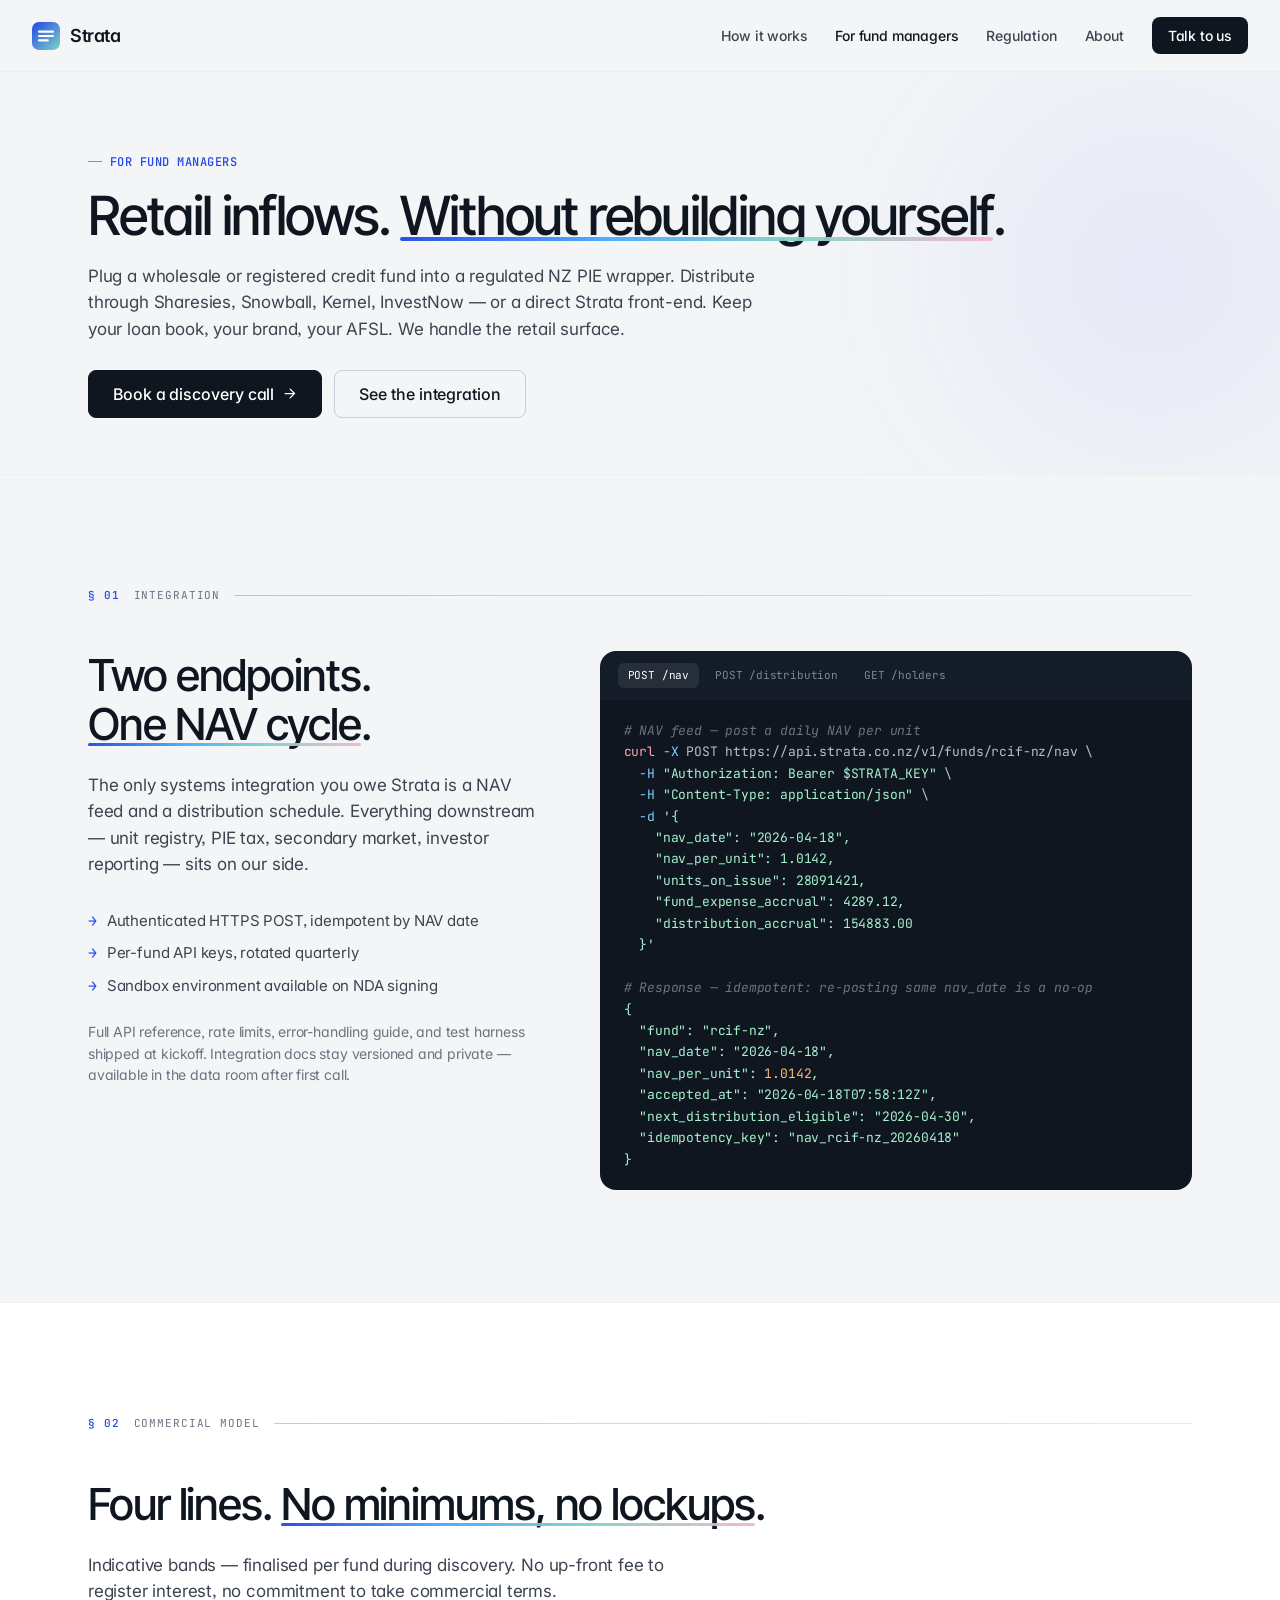
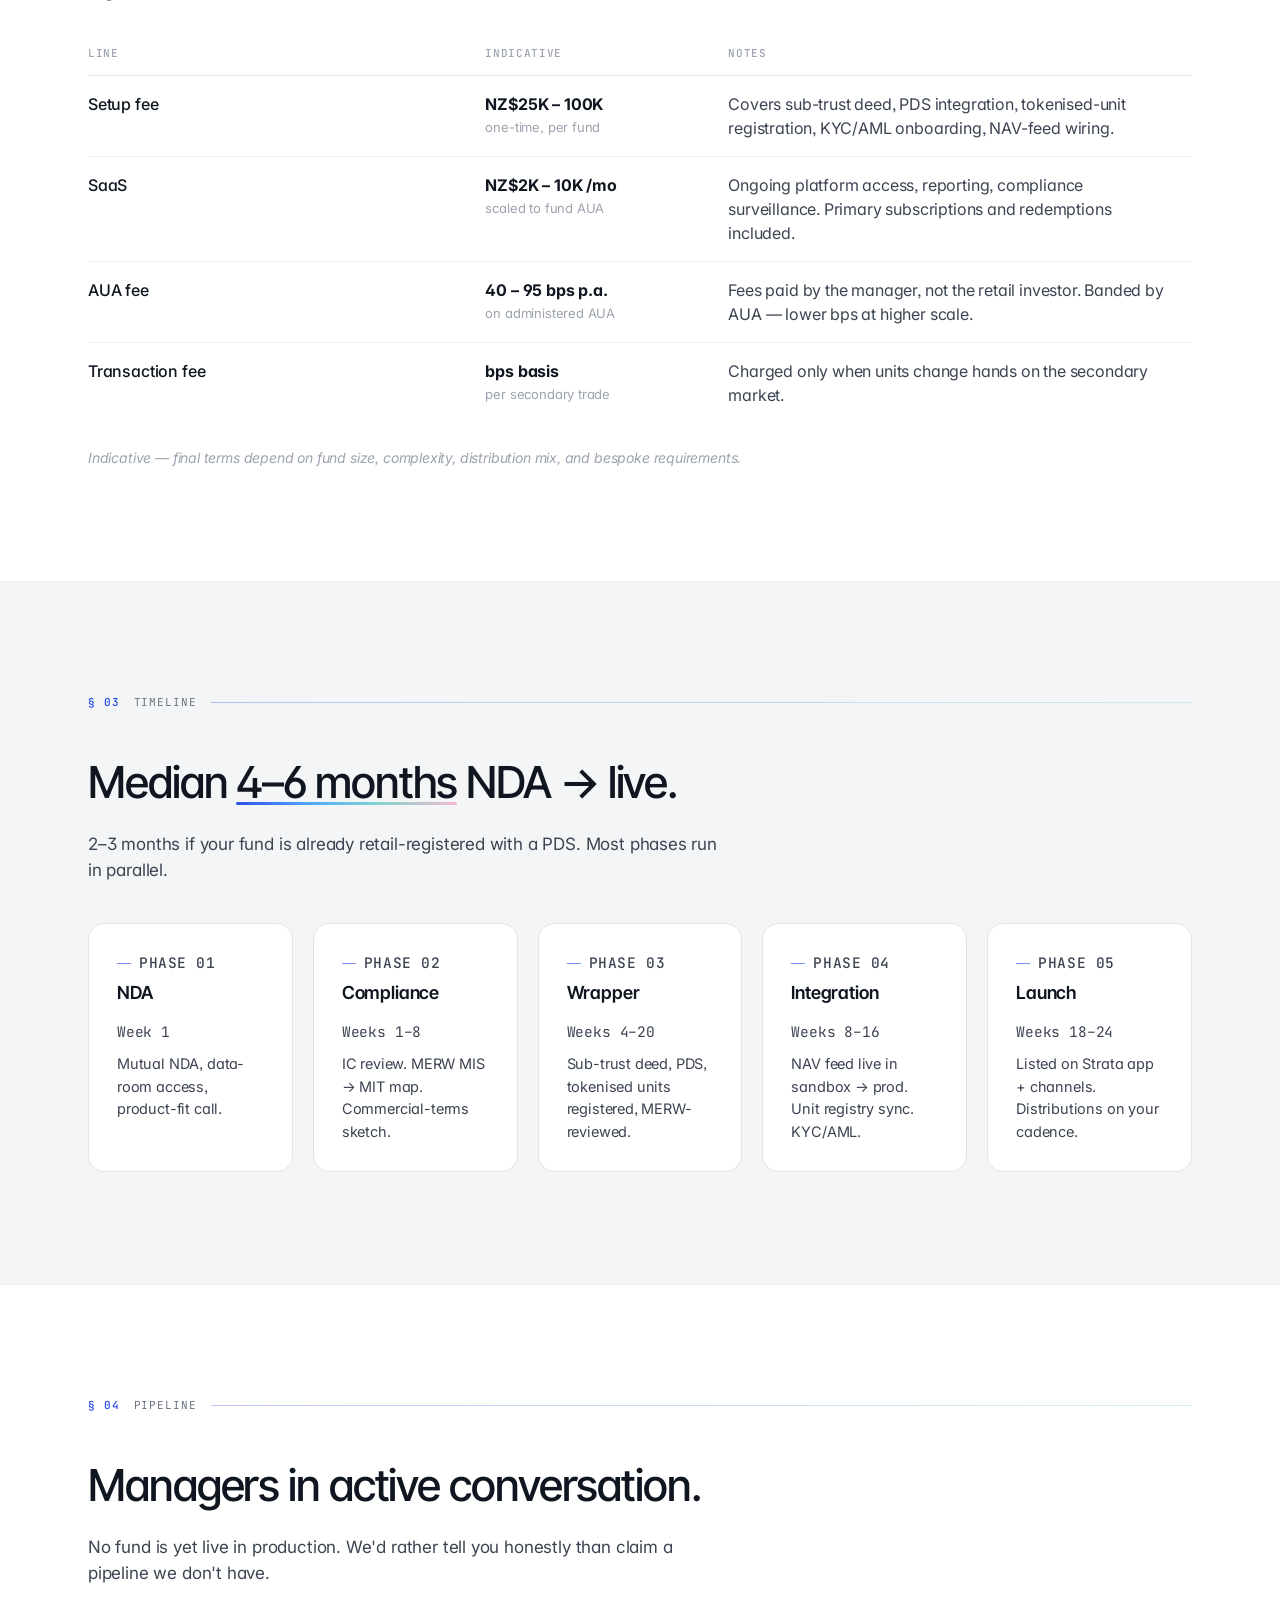
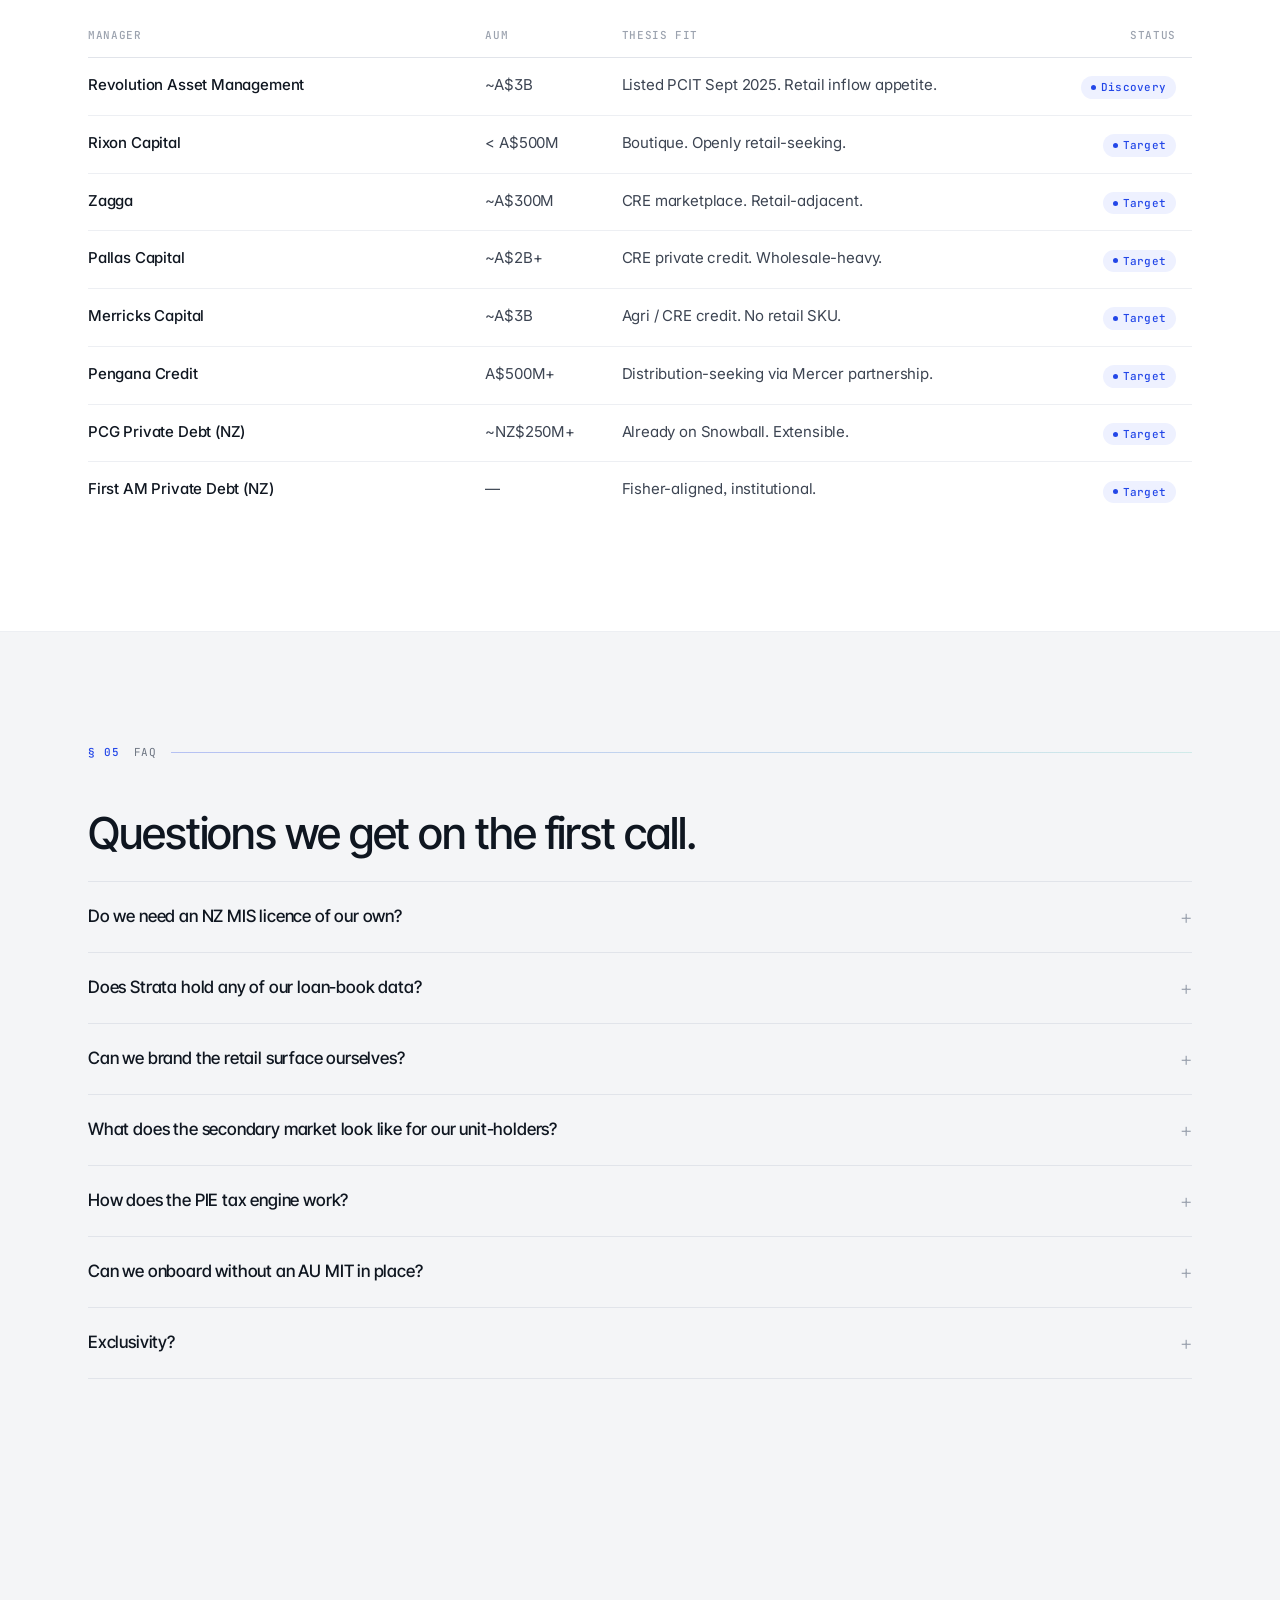
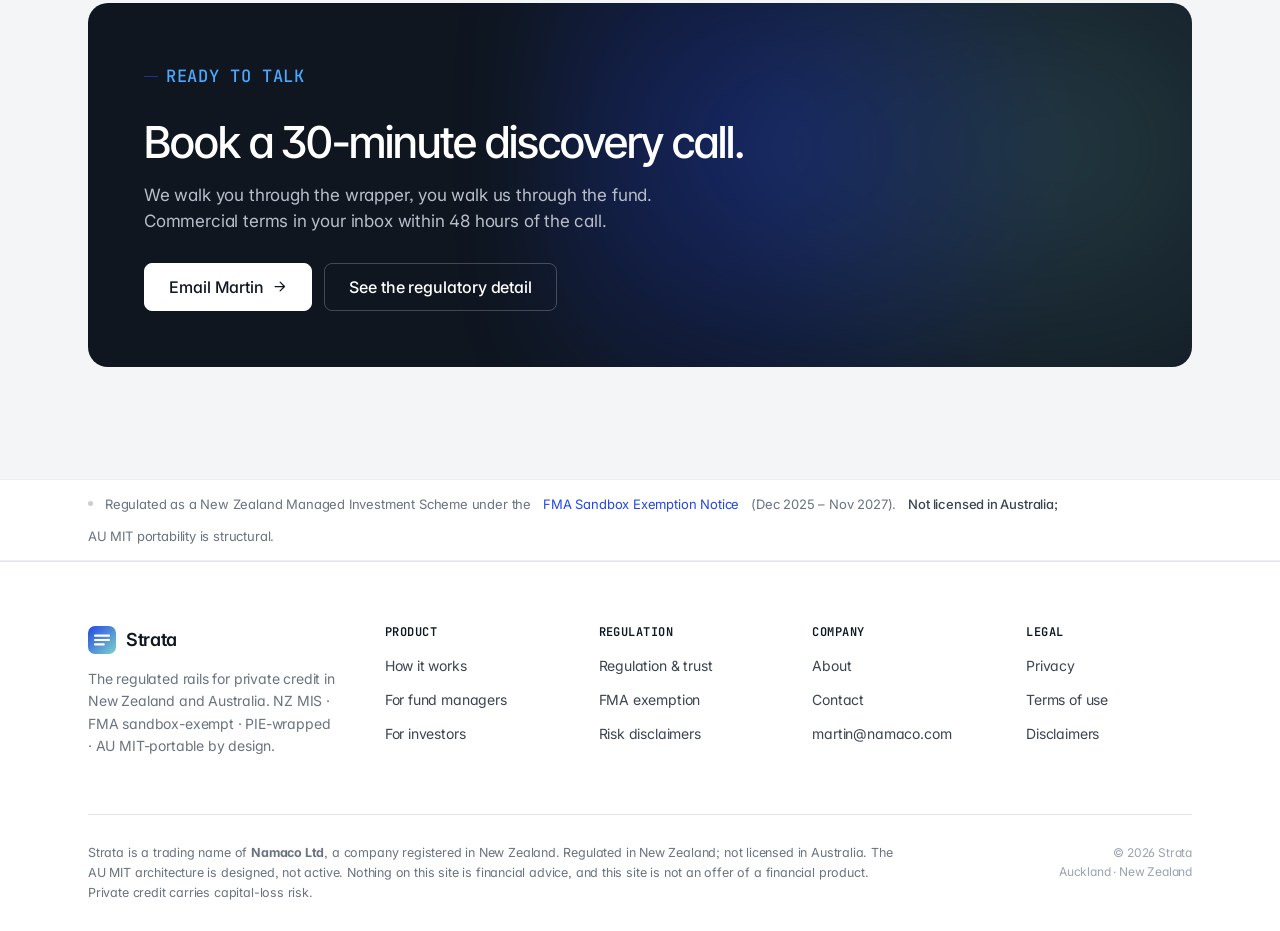
<file: fund-managers.html>
<!DOCTYPE html>
<html lang="en">
<head>
<meta charset="UTF-8" />
<meta name="viewport" content="width=device-width, initial-scale=1.0" />
<meta name="description" content="For fund managers — plug a wholesale or registered credit fund into a regulated NZ PIE wrapper. Median 4–6 months from NDA to first live fund." />
<meta name="theme-color" content="#F4F5F7" />
<meta name="robots" content="index, follow" />
<meta property="og:type" content="website" />
<meta property="og:title" content="For fund managers — Strata" />
<meta property="og:description" content="Reach retail without rebuilding yourself. Median 4–6 months NDA to live fund." />
<meta property="og:url" content="https://strata.co.nz/fund-managers.html" />
<meta property="og:image" content="https://strata.co.nz/assets/og/og.png" />
<meta property="og:image:width" content="1200" />
<meta property="og:image:height" content="627" />
<title>For fund managers — Strata</title>
<link rel="icon" href="data:image/svg+xml,%3Csvg xmlns='http://www.w3.org/2000/svg' viewBox='0 0 32 32'%3E%3Cdefs%3E%3ClinearGradient id='g' x1='0' y1='0' x2='1' y2='1'%3E%3Cstop offset='0%25' stop-color='%232347E8'/%3E%3Cstop offset='100%25' stop-color='%237DD3C9'/%3E%3C/linearGradient%3E%3C/defs%3E%3Crect width='32' height='32' rx='8' fill='url(%23g)'/%3E%3Cpath d='M8 11h16M8 16h16M8 21h10' stroke='white' stroke-width='2.4' stroke-linecap='round'/%3E%3C/svg%3E" />
<script defer data-domain="strata.co.nz" src="https://plausible.io/js/script.js"></script>
<link rel="preconnect" href="https://fonts.googleapis.com">
<link rel="preconnect" href="https://fonts.gstatic.com" crossorigin>
<link href="https://fonts.googleapis.com/css2?family=Inter:wght@400;500;600&family=Inter+Tight:wght@400;500;600&family=JetBrains+Mono:wght@400;500&display=swap" rel="stylesheet">
<link rel="stylesheet" href="/assets/css/strata.css">
</head>
<body>
<a class="skip-link" href="#main">Skip to content</a>

<svg width="0" height="0" style="position:absolute" aria-hidden="true"><defs>
  <linearGradient id="strata-mark" x1="0" y1="0" x2="1" y2="1"><stop offset="0%" stop-color="#2347E8"/><stop offset="100%" stop-color="#7DD3C9"/></linearGradient>
  <symbol id="logo-mark" viewBox="0 0 32 32"><rect width="32" height="32" rx="8" fill="url(#strata-mark)"/><path d="M8 11h16M8 16h16M8 21h10" stroke="white" stroke-width="2.4" stroke-linecap="round" fill="none"/></symbol>
</defs></svg>

<nav class="topnav" aria-label="Primary">
  <a class="brand" href="/" data-path="/"><svg class="logo-mark" aria-hidden="true"><use href="#logo-mark"/></svg>Strata</a>
  <div class="right">
    <a href="/how-it-works.html" data-path="/how-it-works.html" class="nav-hide-mobile">How it works</a>
    <a href="/fund-managers.html" data-path="/fund-managers.html" class="nav-hide-mobile">For fund managers</a>
    <a href="/regulation.html" data-path="/regulation.html" class="nav-hide-mobile">Regulation</a>
    <a href="/about.html" data-path="/about.html" class="nav-hide-mobile">About</a>
    <a class="cta" href="#contact">Talk to us</a>
  </div>
</nav>

<main id="main">

<header class="page-header">
  <div class="wrap">
    <p class="section-eyebrow">For fund managers</p>
    <h1>Retail inflows. <span class="accent">Without rebuilding yourself</span>.</h1>
    <p class="lede">Plug a wholesale or registered credit fund into a regulated NZ PIE wrapper. Distribute through Sharesies, Snowball, Kernel, InvestNow — or a direct Strata front-end. Keep your loan book, your brand, your AFSL. We handle the retail surface.</p>
    <div class="hero-ctas" style="margin-top: 28px;">
      <a class="btn btn-primary btn-lg" href="#contact">
        Book a discovery call
        <svg viewBox="0 0 24 24" aria-hidden="true"><path d="M5 12h14M13 5l7 7-7 7" stroke-linecap="round" stroke-linejoin="round"/></svg>
      </a>
      <a class="btn btn-ghost btn-lg" href="#integration">See the integration</a>
    </div>
  </div>
</header>

<!-- Integration — API code snippet -->
<section class="section" id="integration">
  <div class="wrap">
    <div class="section-rule">
      <span class="rule-num">§ 01</span><span>Integration</span><span class="rule-line"></span>
    </div>

    <div style="display: grid; grid-template-columns: 1fr 1.3fr; gap: 56px; align-items: start;">
      <div>
        <h2>Two endpoints. <span class="accent">One NAV cycle</span>.</h2>
        <p class="lede" style="margin-top: 24px;">The only systems integration you owe Strata is a NAV feed and a distribution schedule. Everything downstream — unit registry, PIE tax, secondary market, investor reporting — sits on our side.</p>
        <ul style="list-style: none; padding: 0; margin: 0 0 24px; display: grid; gap: 10px;">
          <li style="display: flex; gap: 10px; font-size: 15px; color: var(--ink-2);"><span style="color: var(--primary); font-weight: 600; font-family: 'JetBrains Mono', monospace;">→</span>Authenticated HTTPS POST, idempotent by NAV date</li>
          <li style="display: flex; gap: 10px; font-size: 15px; color: var(--ink-2);"><span style="color: var(--primary); font-weight: 600; font-family: 'JetBrains Mono', monospace;">→</span>Per-fund API keys, rotated quarterly</li>
          <li style="display: flex; gap: 10px; font-size: 15px; color: var(--ink-2);"><span style="color: var(--primary); font-weight: 600; font-family: 'JetBrains Mono', monospace;">→</span>Sandbox environment available on NDA signing</li>
        </ul>
        <p class="small">Full API reference, rate limits, error-handling guide, and test harness shipped at kickoff. Integration docs stay versioned and private — available in the data room after first call.</p>
      </div>

      <div>
        <div class="code-tabs">
          <span class="tab active">POST /nav</span>
          <span class="tab">POST /distribution</span>
          <span class="tab">GET /holders</span>
        </div>
        <pre class="code-block" style="margin: 0; white-space: pre;"><span class="cmt"># NAV feed — post a daily NAV per unit</span>
<span class="fn">curl</span> <span class="kw">-X</span> POST https://api.strata.co.nz/v1/funds/rcif-nz/nav \
  <span class="kw">-H</span> <span class="str">"Authorization: Bearer $STRATA_KEY"</span> \
  <span class="kw">-H</span> <span class="str">"Content-Type: application/json"</span> \
  <span class="kw">-d</span> <span class="str">'{
    "nav_date": "2026-04-18",
    "nav_per_unit": 1.0142,
    "units_on_issue": 28091421,
    "fund_expense_accrual": 4289.12,
    "distribution_accrual": 154883.00
  }'</span>

<span class="cmt"># Response — idempotent: re-posting same nav_date is a no-op</span>
<span class="str">{
  "fund": "rcif-nz",
  "nav_date": "2026-04-18",
  "nav_per_unit": <span class="num">1.0142</span>,
  "accepted_at": "2026-04-18T07:58:12Z",
  "next_distribution_eligible": "2026-04-30",
  "idempotency_key": "nav_rcif-nz_20260418"
}</span></pre>
      </div>
    </div>
  </div>
</section>

<!-- Pricing -->
<section class="section surface">
  <div class="wrap">
    <div class="section-rule">
      <span class="rule-num">§ 02</span><span>Commercial model</span><span class="rule-line"></span>
    </div>
    <div style="max-width: 720px; margin-bottom: 40px;">
      <h2>Four lines. <span class="accent">No minimums, no lockups</span>.</h2>
      <p class="lede" style="margin-top: 24px;">Indicative bands — finalised per fund during discovery. No up-front fee to register interest, no commitment to take commercial terms.</p>
    </div>
    <table class="etable" style="font-size: 16px;">
      <thead>
        <tr><th style="width: 22%;">Line</th><th style="width: 22%;">Indicative</th><th>Notes</th></tr>
      </thead>
      <tbody>
        <tr>
          <td class="name">Setup fee</td>
          <td><strong style="color: var(--ink);">NZ$25K – 100K</strong><small>one-time, per fund</small></td>
          <td>Covers sub-trust deed, PDS integration, tokenised-unit registration, KYC/AML onboarding, NAV-feed wiring.</td>
        </tr>
        <tr>
          <td class="name">SaaS</td>
          <td><strong style="color: var(--ink);">NZ$2K – 10K /mo</strong><small>scaled to fund AUA</small></td>
          <td>Ongoing platform access, reporting, compliance surveillance. Primary subscriptions and redemptions included.</td>
        </tr>
        <tr>
          <td class="name">AUA fee</td>
          <td><strong style="color: var(--ink);">40 – 95 bps p.a.</strong><small>on administered AUA</small></td>
          <td>Fees paid by the manager, not the retail investor. Banded by AUA — lower bps at higher scale.</td>
        </tr>
        <tr>
          <td class="name">Transaction fee</td>
          <td><strong style="color: var(--ink);">bps basis</strong><small>per secondary trade</small></td>
          <td>Charged only when units change hands on the secondary market.</td>
        </tr>
      </tbody>
    </table>
    <p class="small" style="margin-top: 24px; color: var(--ink-4); font-style: italic;">Indicative — final terms depend on fund size, complexity, distribution mix, and bespoke requirements.</p>
  </div>
</section>

<!-- Timeline -->
<section class="section">
  <div class="wrap">
    <div class="section-rule">
      <span class="rule-num">§ 03</span><span>Timeline</span><span class="rule-line"></span>
    </div>
    <div style="max-width: 720px; margin-bottom: 40px;">
      <h2>Median <span class="accent">4–6 months</span> NDA → live.</h2>
      <p class="lede" style="margin-top: 24px;">2–3 months if your fund is already retail-registered with a PDS. Most phases run in parallel.</p>
    </div>

    <div class="grid-3" style="grid-template-columns: repeat(5, 1fr);">
      <div class="card">
        <p class="section-eyebrow" style="margin-bottom: 8px;">Phase 01</p>
        <h4>NDA</h4>
        <p class="mono meta" style="margin: 8px 0 10px;">Week 1</p>
        <p>Mutual NDA, data-room access, product-fit call.</p>
      </div>
      <div class="card">
        <p class="section-eyebrow" style="margin-bottom: 8px;">Phase 02</p>
        <h4>Compliance</h4>
        <p class="mono meta" style="margin: 8px 0 10px;">Weeks 1–8</p>
        <p>IC review. MERW MIS → MIT map. Commercial-terms sketch.</p>
      </div>
      <div class="card">
        <p class="section-eyebrow" style="margin-bottom: 8px;">Phase 03</p>
        <h4>Wrapper</h4>
        <p class="mono meta" style="margin: 8px 0 10px;">Weeks 4–20</p>
        <p>Sub-trust deed, PDS, tokenised units registered, MERW-reviewed.</p>
      </div>
      <div class="card">
        <p class="section-eyebrow" style="margin-bottom: 8px;">Phase 04</p>
        <h4>Integration</h4>
        <p class="mono meta" style="margin: 8px 0 10px;">Weeks 8–16</p>
        <p>NAV feed live in sandbox → prod. Unit registry sync. KYC/AML.</p>
      </div>
      <div class="card">
        <p class="section-eyebrow" style="margin-bottom: 8px;">Phase 05</p>
        <h4>Launch</h4>
        <p class="mono meta" style="margin: 8px 0 10px;">Weeks 18–24</p>
        <p>Listed on Strata app + channels. Distributions on your cadence.</p>
      </div>
    </div>
  </div>
</section>

<!-- Target managers / pipeline -->
<section class="section surface">
  <div class="wrap">
    <div class="section-rule">
      <span class="rule-num">§ 04</span><span>Pipeline</span><span class="rule-line"></span>
    </div>
    <div style="max-width: 720px; margin-bottom: 40px;">
      <h2>Managers in active conversation.</h2>
      <p class="lede" style="margin-top: 24px;">No fund is yet live in production. We'd rather tell you honestly than claim a pipeline we don't have.</p>
    </div>

    <table class="etable">
      <thead>
        <tr><th>Manager</th><th>AUM</th><th>Thesis fit</th><th style="text-align:right;">Status</th></tr>
      </thead>
      <tbody>
        <tr><td class="name">Revolution Asset Management</td><td>~A$3B</td><td>Listed PCIT Sept 2025. Retail inflow appetite.</td><td style="text-align:right;"><span class="chip info">Discovery</span></td></tr>
        <tr><td class="name">Rixon Capital</td><td>&lt; A$500M</td><td>Boutique. Openly retail-seeking.</td><td style="text-align:right;"><span class="chip info">Target</span></td></tr>
        <tr><td class="name">Zagga</td><td>~A$300M</td><td>CRE marketplace. Retail-adjacent.</td><td style="text-align:right;"><span class="chip info">Target</span></td></tr>
        <tr><td class="name">Pallas Capital</td><td>~A$2B+</td><td>CRE private credit. Wholesale-heavy.</td><td style="text-align:right;"><span class="chip info">Target</span></td></tr>
        <tr><td class="name">Merricks Capital</td><td>~A$3B</td><td>Agri / CRE credit. No retail SKU.</td><td style="text-align:right;"><span class="chip info">Target</span></td></tr>
        <tr><td class="name">Pengana Credit</td><td>A$500M+</td><td>Distribution-seeking via Mercer partnership.</td><td style="text-align:right;"><span class="chip info">Target</span></td></tr>
        <tr><td class="name">PCG Private Debt (NZ)</td><td>~NZ$250M+</td><td>Already on Snowball. Extensible.</td><td style="text-align:right;"><span class="chip info">Target</span></td></tr>
        <tr><td class="name">First AM Private Debt (NZ)</td><td>—</td><td>Fisher-aligned, institutional.</td><td style="text-align:right;"><span class="chip info">Target</span></td></tr>
      </tbody>
    </table>
  </div>
</section>

<!-- FAQ -->
<section class="section">
  <div class="wrap">
    <div class="section-rule">
      <span class="rule-num">§ 05</span><span>FAQ</span><span class="rule-line"></span>
    </div>
    <div style="max-width: 720px; margin-bottom: 24px;">
      <h2>Questions we get on the first call.</h2>
    </div>
    <div class="faq">
      <details>
        <summary>Do we need an NZ MIS licence of our own?</summary>
        <p>No. Strata is the NZ-licensed MIS operator. You bring your AU AFSL (or NZ equivalent) and your fund; we provide the NZ wrapper. The manager's own regulatory surface is unchanged.</p>
      </details>
      <details>
        <summary>Does Strata hold any of our loan-book data?</summary>
        <p>No raw credit files. Strata receives NAV values, distribution schedules, and unit-holder data over authenticated APIs. The loan book stays in your infrastructure, under your custodian.</p>
      </details>
      <details>
        <summary>Can we brand the retail surface ourselves?</summary>
        <p>Yes. The direct Strata front-end displays your fund under your brand, with your PDS and your fee disclosures. Strata is credited as the wrapper operator in the footer of each fund page.</p>
      </details>
      <details>
        <summary>What does the secondary market look like for our unit-holders?</summary>
        <p>Peer-to-peer within NAV windows — typically weekly, tighter on request. You set the liquidity rules per fund. Outside windows, units are held to next NAV.</p>
      </details>
      <details>
        <summary>How does the PIE tax engine work?</summary>
        <p>We handle the per-investor PIR assignment (10.5% / 17.5% / 28%) and apply it to each distribution automatically. The investor reads a clean year-end statement; you never reconcile a PIR schedule.</p>
      </details>
      <details>
        <summary>Can we onboard without an AU MIT in place?</summary>
        <p>Yes — NZ-first is the standard path. The AU MIT architecture is designed and MERW-memorandumed; we stand it up when commercial volume justifies it.</p>
      </details>
      <details>
        <summary>Exclusivity?</summary>
        <p>Non-exclusive by default. You can continue to use your own distribution, ASX LITs, and other platforms. We'd rather be one of your channels than your only one.</p>
      </details>
    </div>
  </div>
</section>

<!-- CTA -->
<section class="section" id="contact">
  <div class="wrap">
    <div class="cta-band">
      <p class="section-eyebrow">Ready to talk</p>
      <h2>Book a 30-minute discovery call.</h2>
      <p>We walk you through the wrapper, you walk us through the fund. Commercial terms in your inbox within 48 hours of the call.</p>
      <div class="cta-band-actions">
        <a class="btn btn-primary btn-lg" href="mailto:martin@namaco.com?subject=Strata%20%E2%80%94%20discovery%20call">
          Email Martin
          <svg viewBox="0 0 24 24" aria-hidden="true"><path d="M5 12h14M13 5l7 7-7 7" stroke-linecap="round" stroke-linejoin="round"/></svg>
        </a>
        <a class="btn btn-ghost btn-lg" href="/regulation.html">See the regulatory detail</a>
      </div>
    </div>
  </div>
</section>

</main>

<div class="compliance-strip">
  <div class="wrap">
    <span class="dot" aria-hidden="true"></span>
    Regulated as a New Zealand Managed Investment Scheme under the
    <a href="https://www.fma.govt.nz/business/legislation/secondary-legislation/exemptions/financial-markets-conduct-homeshare-exemption-notice-2025/" target="_blank" rel="noopener">FMA Sandbox Exemption Notice</a>
    (Dec 2025 – Nov 2027). <strong>Not licensed in Australia;</strong> AU MIT portability is structural.
  </div>
</div>

<footer class="site-footer">
  <div class="wrap">
    <div class="footer-grid">
      <div class="footer-brand">
        <a class="brand" href="/"><svg class="logo-mark" aria-hidden="true"><use href="#logo-mark"/></svg>Strata</a>
        <p>The regulated rails for private credit in New Zealand and Australia. NZ MIS · FMA sandbox-exempt · PIE-wrapped · AU MIT-portable by design.</p>
      </div>
      <div class="footer-col"><h5>Product</h5><ul>
        <li><a href="/how-it-works.html">How it works</a></li>
        <li><a href="/fund-managers.html">For fund managers</a></li>
        <li><a href="/investors.html">For investors</a></li>
      </ul></div>
      <div class="footer-col"><h5>Regulation</h5><ul>
        <li><a href="/regulation.html">Regulation &amp; trust</a></li>
        <li><a href="https://www.fma.govt.nz/business/legislation/secondary-legislation/exemptions/financial-markets-conduct-homeshare-exemption-notice-2025/" target="_blank" rel="noopener">FMA exemption</a></li>
        <li><a href="/legal/disclaimers.html">Risk disclaimers</a></li>
      </ul></div>
      <div class="footer-col"><h5>Company</h5><ul>
        <li><a href="/about.html">About</a></li>
        <li><a href="/about.html#contact">Contact</a></li>
        <li><a href="mailto:martin@namaco.com">martin@namaco.com</a></li>
      </ul></div>
      <div class="footer-col"><h5>Legal</h5><ul>
        <li><a href="/legal/privacy.html">Privacy</a></li>
        <li><a href="/legal/terms.html">Terms of use</a></li>
        <li><a href="/legal/disclaimers.html">Disclaimers</a></li>
      </ul></div>
    </div>
    <div class="footer-fine">
      <div class="fine-p">Strata is a trading name of <strong>Namaco Ltd</strong>, a company registered in New Zealand. Regulated in New Zealand; not licensed in Australia. The AU MIT architecture is designed, not active. Nothing on this site is financial advice, and this site is not an offer of a financial product. Private credit carries capital-loss risk.</div>
      <div class="copyright">© 2026 Strata<br>Auckland · New Zealand</div>
    </div>
  </div>
</footer>
<script src="/assets/js/strata.js"></script>
</body>
</html>
</file>
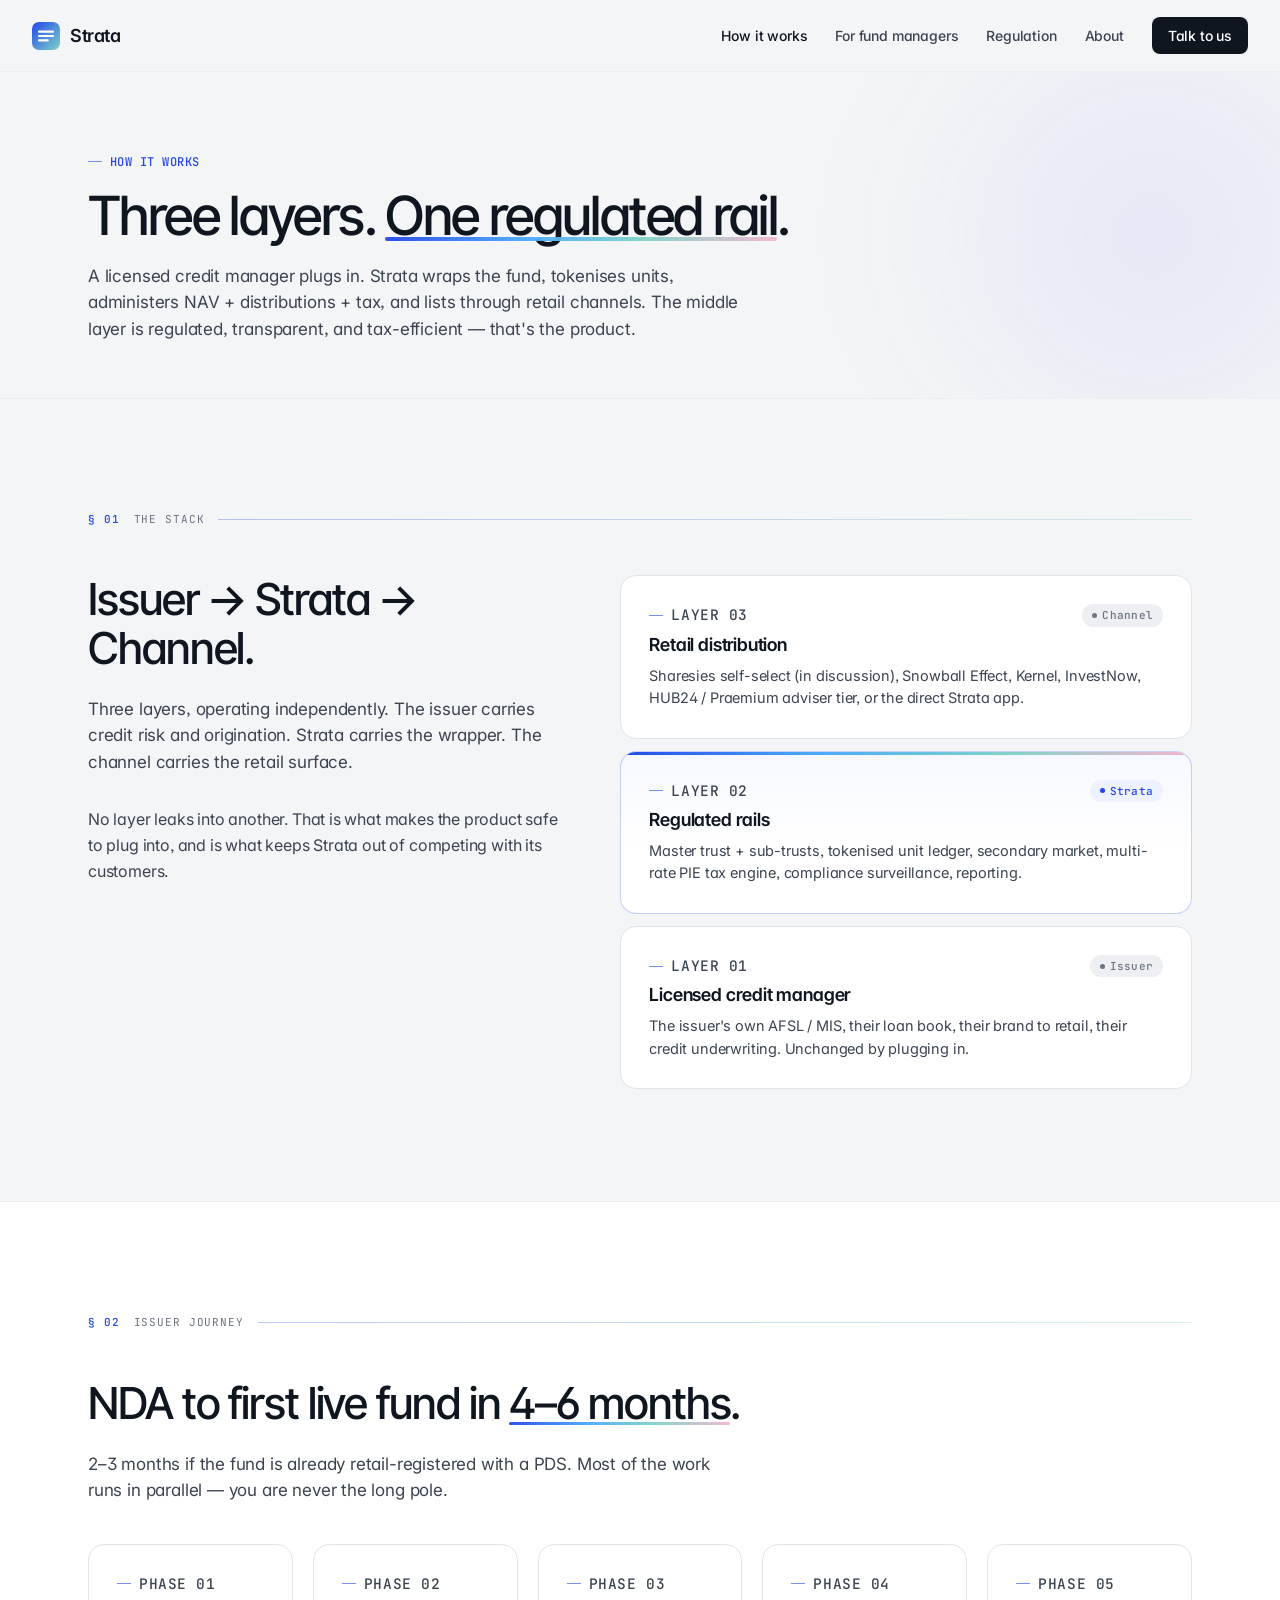
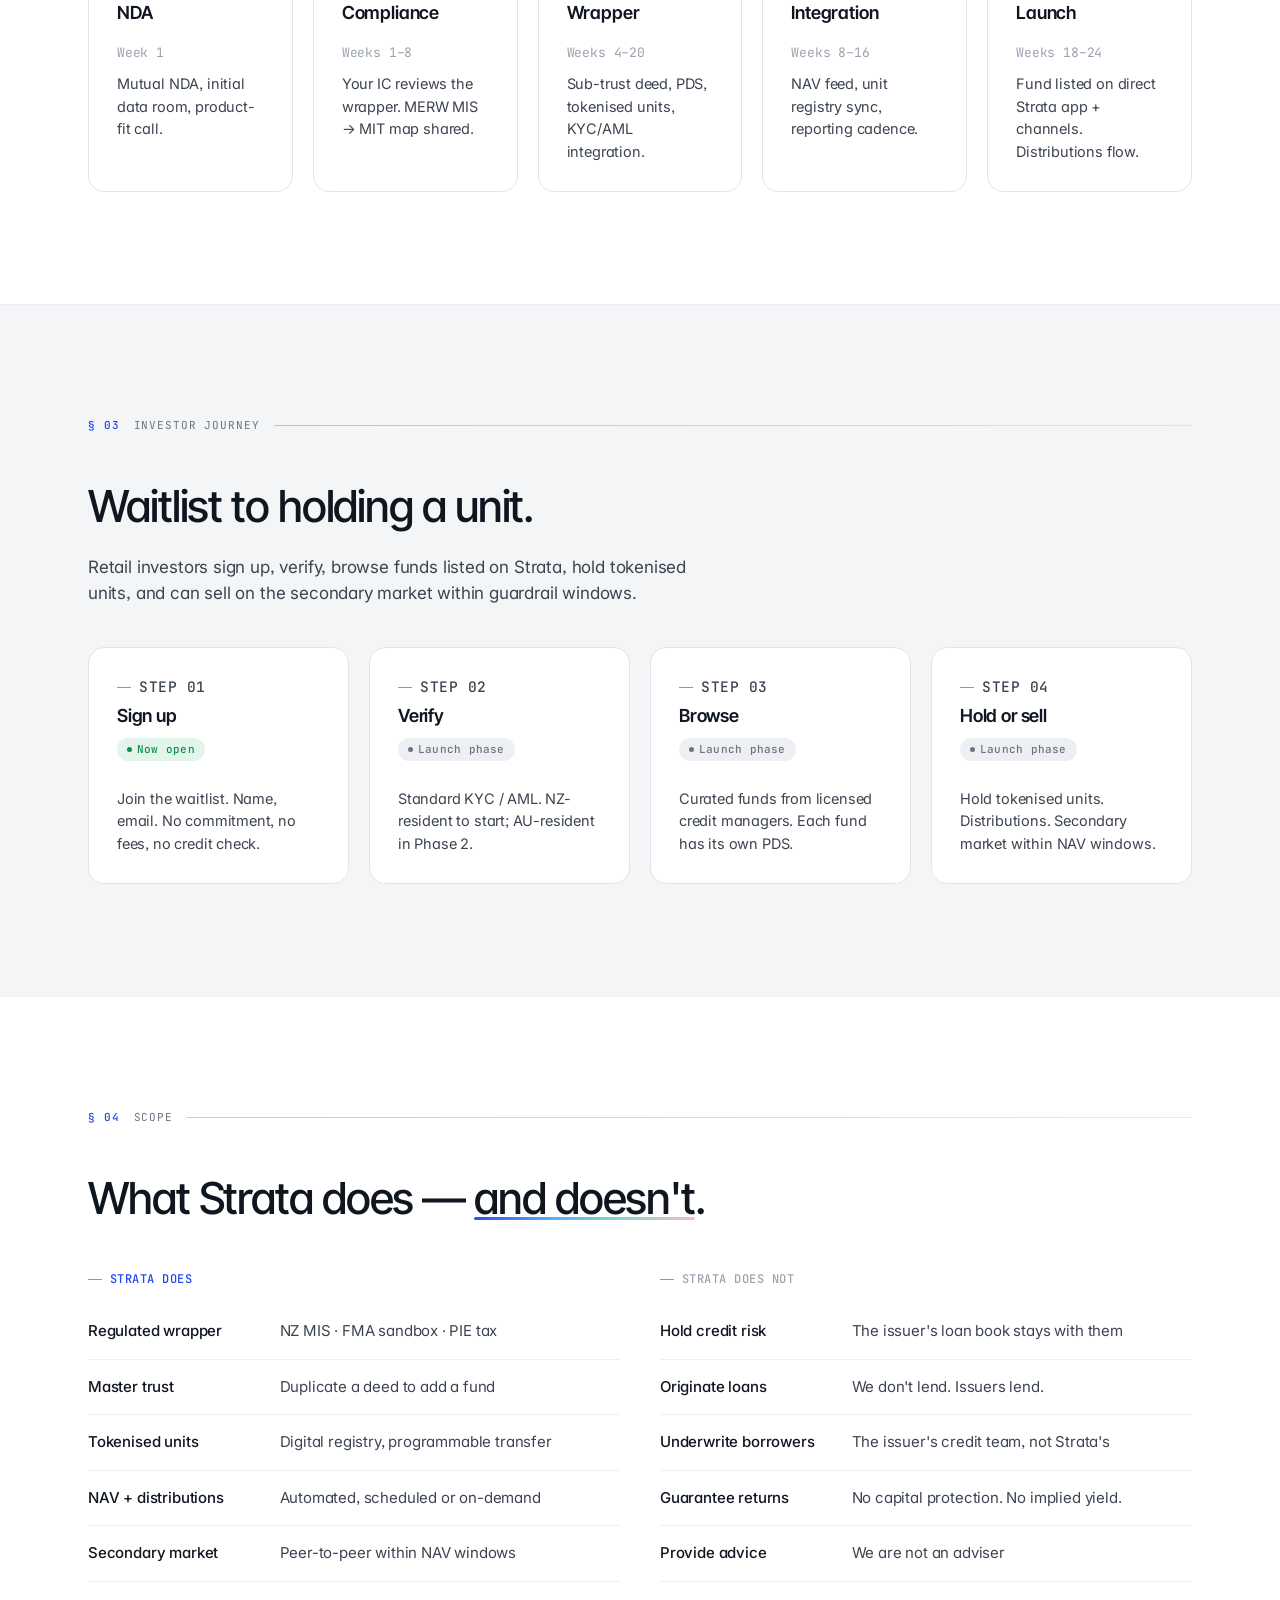
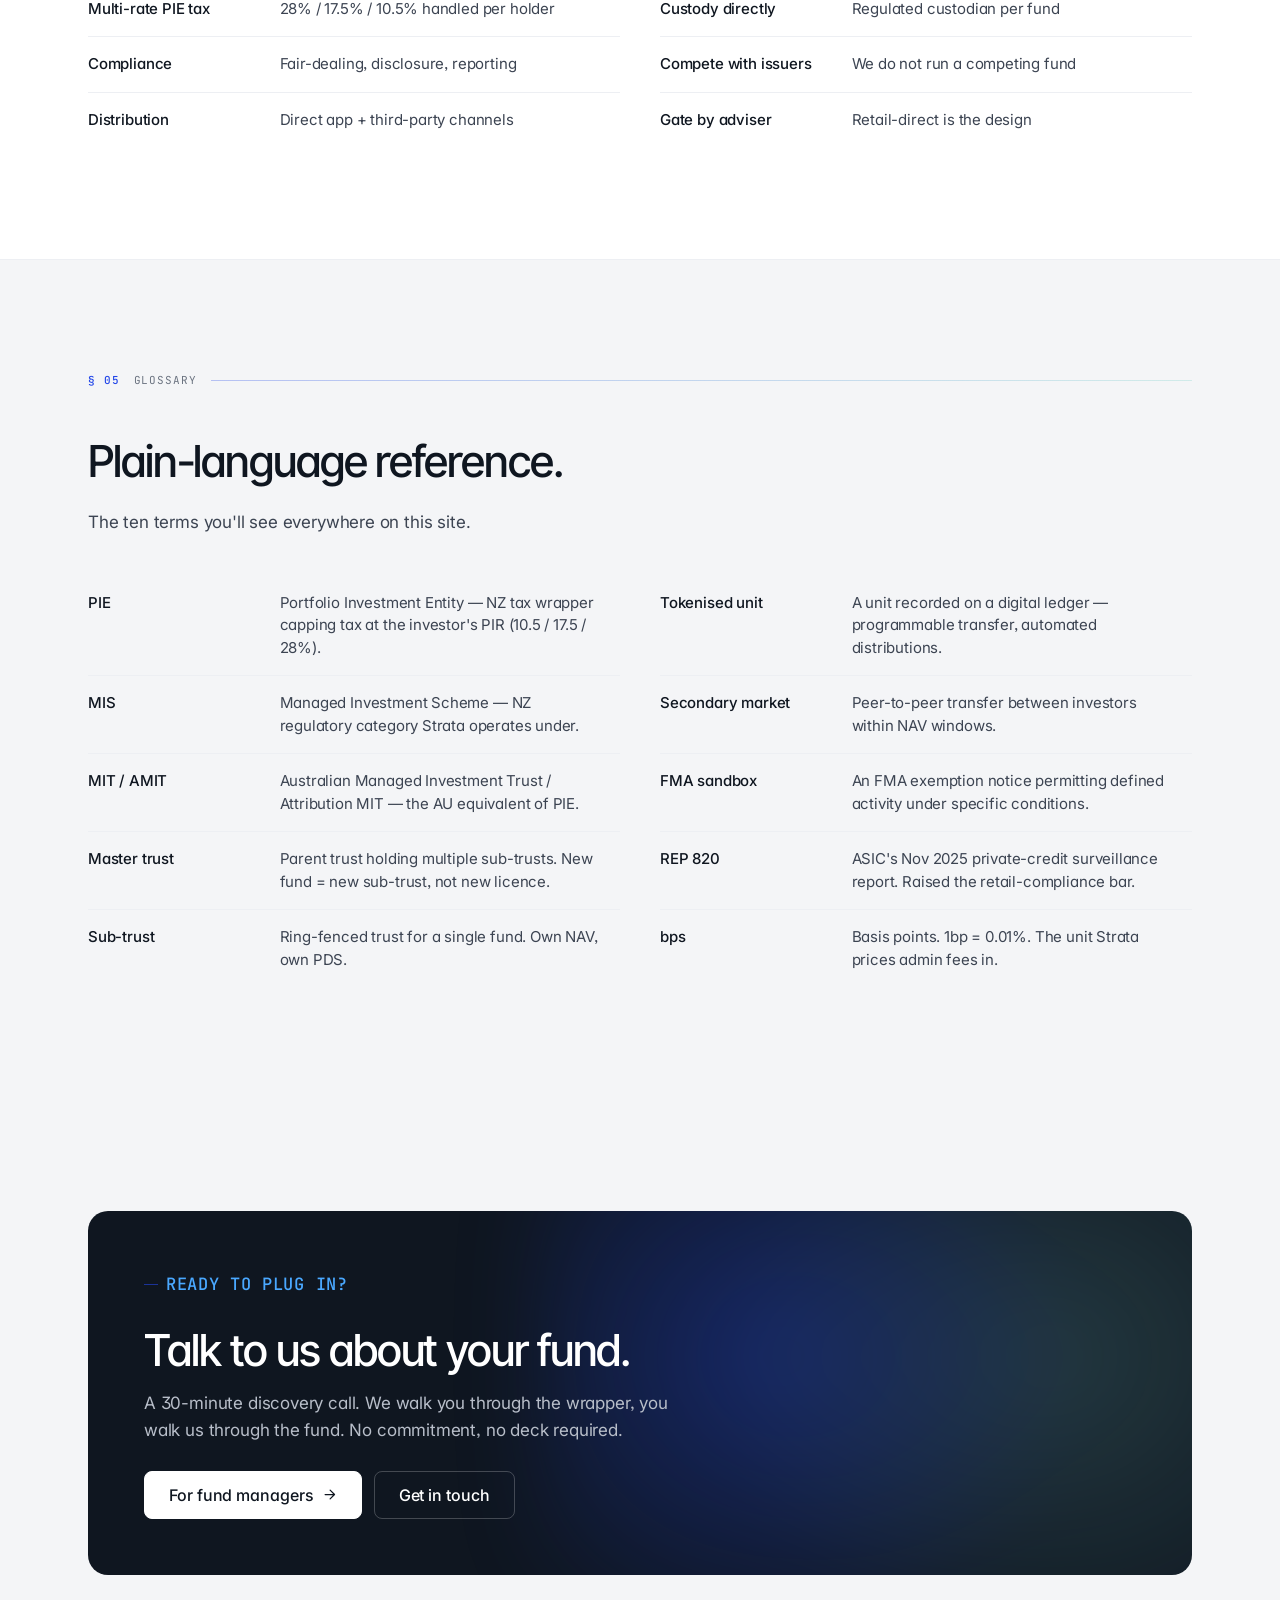
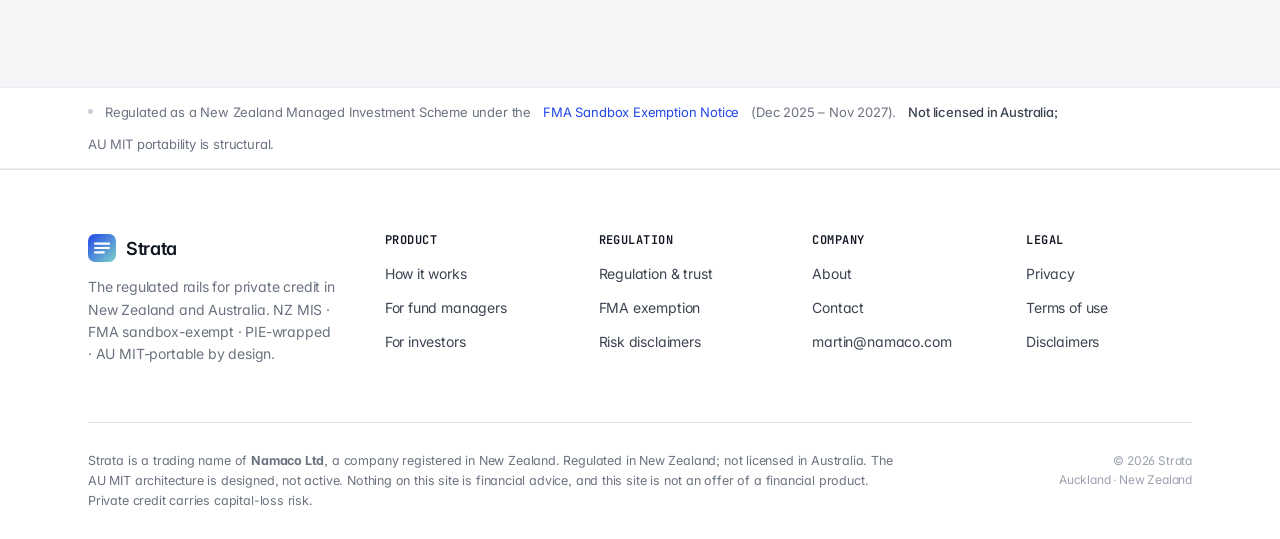
<file: how-it-works.html>
<!DOCTYPE html>
<html lang="en">
<head>
<meta charset="UTF-8" />
<meta name="viewport" content="width=device-width, initial-scale=1.0" />
<meta name="description" content="How Strata works — three layers, one regulated rail. Issuers plug in; Strata wraps, tokenises, administers, distributes; channels list the fund; retail buys a unit." />
<meta name="theme-color" content="#F4F5F7" />
<meta name="robots" content="index, follow" />
<meta property="og:type" content="website" />
<meta property="og:title" content="How Strata works" />
<meta property="og:description" content="Three layers, one regulated rail. The product, explained." />
<meta property="og:url" content="https://strata.co.nz/how-it-works.html" />
<meta property="og:image" content="https://strata.co.nz/assets/og/og.png" />
<meta property="og:image:width" content="1200" />
<meta property="og:image:height" content="627" />
<title>How Strata works — Strata</title>
<link rel="icon" href="data:image/svg+xml,%3Csvg xmlns='http://www.w3.org/2000/svg' viewBox='0 0 32 32'%3E%3Cdefs%3E%3ClinearGradient id='g' x1='0' y1='0' x2='1' y2='1'%3E%3Cstop offset='0%25' stop-color='%232347E8'/%3E%3Cstop offset='100%25' stop-color='%237DD3C9'/%3E%3C/linearGradient%3E%3C/defs%3E%3Crect width='32' height='32' rx='8' fill='url(%23g)'/%3E%3Cpath d='M8 11h16M8 16h16M8 21h10' stroke='white' stroke-width='2.4' stroke-linecap='round'/%3E%3C/svg%3E" />
<script defer data-domain="strata.co.nz" src="https://plausible.io/js/script.js"></script>
<link rel="preconnect" href="https://fonts.googleapis.com">
<link rel="preconnect" href="https://fonts.gstatic.com" crossorigin>
<link href="https://fonts.googleapis.com/css2?family=Inter:wght@400;500;600&family=Inter+Tight:wght@400;500;600&family=JetBrains+Mono:wght@400;500&display=swap" rel="stylesheet">
<link rel="stylesheet" href="/assets/css/strata.css">
</head>
<body>
<a class="skip-link" href="#main">Skip to content</a>

<svg width="0" height="0" style="position:absolute" aria-hidden="true"><defs>
  <linearGradient id="strata-mark" x1="0" y1="0" x2="1" y2="1"><stop offset="0%" stop-color="#2347E8"/><stop offset="100%" stop-color="#7DD3C9"/></linearGradient>
  <symbol id="logo-mark" viewBox="0 0 32 32"><rect width="32" height="32" rx="8" fill="url(#strata-mark)"/><path d="M8 11h16M8 16h16M8 21h10" stroke="white" stroke-width="2.4" stroke-linecap="round" fill="none"/></symbol>
</defs></svg>

<nav class="topnav" aria-label="Primary">
  <a class="brand" href="/" data-path="/"><svg class="logo-mark" aria-hidden="true"><use href="#logo-mark"/></svg>Strata</a>
  <div class="right">
    <a href="/how-it-works.html" data-path="/how-it-works.html" class="nav-hide-mobile">How it works</a>
    <a href="/fund-managers.html" data-path="/fund-managers.html" class="nav-hide-mobile">For fund managers</a>
    <a href="/regulation.html" data-path="/regulation.html" class="nav-hide-mobile">Regulation</a>
    <a href="/about.html" data-path="/about.html" class="nav-hide-mobile">About</a>
    <a class="cta" href="/about.html#contact">Talk to us</a>
  </div>
</nav>

<main id="main">

<header class="page-header">
  <div class="wrap">
    <p class="section-eyebrow">How it works</p>
    <h1>Three layers. <span class="accent">One regulated rail</span>.</h1>
    <p class="lede">A licensed credit manager plugs in. Strata wraps the fund, tokenises units, administers NAV + distributions + tax, and lists through retail channels. The middle layer is regulated, transparent, and tax-efficient — that's the product.</p>
  </div>
</header>

<!-- Stack summary -->
<section class="section">
  <div class="wrap">
    <div class="section-rule">
      <span class="rule-num">§ 01</span><span>The stack</span><span class="rule-line"></span>
    </div>

    <div style="display: grid; grid-template-columns: 1fr 1.2fr; gap: 56px; align-items: start;">
      <div>
        <h2>Issuer → Strata → Channel.</h2>
        <p class="lede" style="margin-top: 24px;">Three layers, operating independently. The issuer carries credit risk and origination. Strata carries the wrapper. The channel carries the retail surface.</p>
        <p class="body">No layer leaks into another. That is what makes the product safe to plug into, and is what keeps Strata out of competing with its customers.</p>
      </div>

      <div style="display: grid; gap: 12px;">
        <div class="card">
          <div style="display: flex; justify-content: space-between; align-items: center; margin-bottom: 8px;">
            <p class="section-eyebrow" style="margin: 0;">Layer 03</p>
            <span class="chip neutral">Channel</span>
          </div>
          <h4>Retail distribution</h4>
          <p>Sharesies self-select (in discussion), Snowball Effect, Kernel, InvestNow, HUB24 / Praemium adviser tier, or the direct Strata app.</p>
        </div>
        <div class="card featured">
          <div style="display: flex; justify-content: space-between; align-items: center; margin-bottom: 8px;">
            <p class="section-eyebrow" style="margin: 0;">Layer 02</p>
            <span class="chip info">Strata</span>
          </div>
          <h4>Regulated rails</h4>
          <p>Master trust + sub-trusts, tokenised unit ledger, secondary market, multi-rate PIE tax engine, compliance surveillance, reporting.</p>
        </div>
        <div class="card">
          <div style="display: flex; justify-content: space-between; align-items: center; margin-bottom: 8px;">
            <p class="section-eyebrow" style="margin: 0;">Layer 01</p>
            <span class="chip neutral">Issuer</span>
          </div>
          <h4>Licensed credit manager</h4>
          <p>The issuer's own AFSL / MIS, their loan book, their brand to retail, their credit underwriting. Unchanged by plugging in.</p>
        </div>
      </div>
    </div>
  </div>
</section>

<!-- Issuer journey -->
<section class="section surface">
  <div class="wrap">
    <div class="section-rule">
      <span class="rule-num">§ 02</span><span>Issuer journey</span><span class="rule-line"></span>
    </div>
    <div style="max-width: 720px; margin-bottom: 40px;">
      <h2>NDA to first live fund in <span class="accent">4–6 months</span>.</h2>
      <p class="lede" style="margin-top: 24px;">2–3 months if the fund is already retail-registered with a PDS. Most of the work runs in parallel — you are never the long pole.</p>
    </div>

    <div class="grid-3" style="grid-template-columns: repeat(5, 1fr);">
      <div class="card">
        <p class="section-eyebrow" style="margin-bottom: 8px;">Phase 01</p>
        <h4>NDA</h4>
        <p style="margin: 8px 0 0;"><span class="mono meta">Week 1</span></p>
        <p style="margin-top: 10px;">Mutual NDA, initial data room, product-fit call.</p>
      </div>
      <div class="card">
        <p class="section-eyebrow" style="margin-bottom: 8px;">Phase 02</p>
        <h4>Compliance</h4>
        <p style="margin: 8px 0 0;"><span class="mono meta">Weeks 1–8</span></p>
        <p style="margin-top: 10px;">Your IC reviews the wrapper. MERW MIS → MIT map shared.</p>
      </div>
      <div class="card">
        <p class="section-eyebrow" style="margin-bottom: 8px;">Phase 03</p>
        <h4>Wrapper</h4>
        <p style="margin: 8px 0 0;"><span class="mono meta">Weeks 4–20</span></p>
        <p style="margin-top: 10px;">Sub-trust deed, PDS, tokenised units, KYC/AML integration.</p>
      </div>
      <div class="card">
        <p class="section-eyebrow" style="margin-bottom: 8px;">Phase 04</p>
        <h4>Integration</h4>
        <p style="margin: 8px 0 0;"><span class="mono meta">Weeks 8–16</span></p>
        <p style="margin-top: 10px;">NAV feed, unit registry sync, reporting cadence.</p>
      </div>
      <div class="card">
        <p class="section-eyebrow" style="margin-bottom: 8px;">Phase 05</p>
        <h4>Launch</h4>
        <p style="margin: 8px 0 0;"><span class="mono meta">Weeks 18–24</span></p>
        <p style="margin-top: 10px;">Fund listed on direct Strata app + channels. Distributions flow.</p>
      </div>
    </div>
  </div>
</section>

<!-- Investor journey -->
<section class="section">
  <div class="wrap">
    <div class="section-rule">
      <span class="rule-num">§ 03</span><span>Investor journey</span><span class="rule-line"></span>
    </div>
    <div style="max-width: 720px; margin-bottom: 40px;">
      <h2>Waitlist to holding a unit.</h2>
      <p class="lede" style="margin-top: 24px;">Retail investors sign up, verify, browse funds listed on Strata, hold tokenised units, and can sell on the secondary market within guardrail windows.</p>
    </div>

    <div class="grid-4">
      <div class="card">
        <p class="section-eyebrow" style="margin-bottom: 8px;">Step 01</p>
        <h4>Sign up</h4>
        <p><span class="chip ok" style="margin-bottom: 12px;">Now open</span></p>
        <p>Join the waitlist. Name, email. No commitment, no fees, no credit check.</p>
      </div>
      <div class="card">
        <p class="section-eyebrow" style="margin-bottom: 8px;">Step 02</p>
        <h4>Verify</h4>
        <p><span class="chip neutral" style="margin-bottom: 12px;">Launch phase</span></p>
        <p>Standard KYC / AML. NZ-resident to start; AU-resident in Phase 2.</p>
      </div>
      <div class="card">
        <p class="section-eyebrow" style="margin-bottom: 8px;">Step 03</p>
        <h4>Browse</h4>
        <p><span class="chip neutral" style="margin-bottom: 12px;">Launch phase</span></p>
        <p>Curated funds from licensed credit managers. Each fund has its own PDS.</p>
      </div>
      <div class="card">
        <p class="section-eyebrow" style="margin-bottom: 8px;">Step 04</p>
        <h4>Hold or sell</h4>
        <p><span class="chip neutral" style="margin-bottom: 12px;">Launch phase</span></p>
        <p>Hold tokenised units. Distributions. Secondary market within NAV windows.</p>
      </div>
    </div>
  </div>
</section>

<!-- Scope -->
<section class="section surface">
  <div class="wrap">
    <div class="section-rule">
      <span class="rule-num">§ 04</span><span>Scope</span><span class="rule-line"></span>
    </div>
    <div style="max-width: 720px; margin-bottom: 40px;">
      <h2>What Strata does — <span class="accent">and doesn't</span>.</h2>
    </div>

    <div style="display: grid; grid-template-columns: 1fr 1fr; gap: 40px;">
      <div>
        <p class="section-eyebrow">Strata does</p>
        <table class="etable">
          <tbody>
            <tr><td class="name">Regulated wrapper</td><td>NZ MIS · FMA sandbox · PIE tax</td></tr>
            <tr><td class="name">Master trust</td><td>Duplicate a deed to add a fund</td></tr>
            <tr><td class="name">Tokenised units</td><td>Digital registry, programmable transfer</td></tr>
            <tr><td class="name">NAV + distributions</td><td>Automated, scheduled or on-demand</td></tr>
            <tr><td class="name">Secondary market</td><td>Peer-to-peer within NAV windows</td></tr>
            <tr><td class="name">Multi-rate PIE tax</td><td>28% / 17.5% / 10.5% handled per holder</td></tr>
            <tr><td class="name">Compliance</td><td>Fair-dealing, disclosure, reporting</td></tr>
            <tr><td class="name">Distribution</td><td>Direct app + third-party channels</td></tr>
          </tbody>
        </table>
      </div>
      <div>
        <p class="section-eyebrow" style="color: var(--ink-4);">Strata does not</p>
        <table class="etable">
          <tbody>
            <tr><td class="name">Hold credit risk</td><td>The issuer's loan book stays with them</td></tr>
            <tr><td class="name">Originate loans</td><td>We don't lend. Issuers lend.</td></tr>
            <tr><td class="name">Underwrite borrowers</td><td>The issuer's credit team, not Strata's</td></tr>
            <tr><td class="name">Guarantee returns</td><td>No capital protection. No implied yield.</td></tr>
            <tr><td class="name">Provide advice</td><td>We are not an adviser</td></tr>
            <tr><td class="name">Custody directly</td><td>Regulated custodian per fund</td></tr>
            <tr><td class="name">Compete with issuers</td><td>We do not run a competing fund</td></tr>
            <tr><td class="name">Gate by adviser</td><td>Retail-direct is the design</td></tr>
          </tbody>
        </table>
      </div>
    </div>
  </div>
</section>

<!-- Glossary -->
<section class="section">
  <div class="wrap">
    <div class="section-rule">
      <span class="rule-num">§ 05</span><span>Glossary</span><span class="rule-line"></span>
    </div>
    <div style="max-width: 720px; margin-bottom: 40px;">
      <h2>Plain-language reference.</h2>
      <p class="lede" style="margin-top: 24px;">The ten terms you'll see everywhere on this site.</p>
    </div>

    <div style="display: grid; grid-template-columns: 1fr 1fr; gap: 40px;">
      <table class="etable">
        <tbody>
          <tr><td class="name">PIE</td><td>Portfolio Investment Entity — NZ tax wrapper capping tax at the investor's PIR (10.5 / 17.5 / 28%).</td></tr>
          <tr><td class="name">MIS</td><td>Managed Investment Scheme — NZ regulatory category Strata operates under.</td></tr>
          <tr><td class="name">MIT / AMIT</td><td>Australian Managed Investment Trust / Attribution MIT — the AU equivalent of PIE.</td></tr>
          <tr><td class="name">Master trust</td><td>Parent trust holding multiple sub-trusts. New fund = new sub-trust, not new licence.</td></tr>
          <tr><td class="name">Sub-trust</td><td>Ring-fenced trust for a single fund. Own NAV, own PDS.</td></tr>
        </tbody>
      </table>
      <table class="etable">
        <tbody>
          <tr><td class="name">Tokenised unit</td><td>A unit recorded on a digital ledger — programmable transfer, automated distributions.</td></tr>
          <tr><td class="name">Secondary market</td><td>Peer-to-peer transfer between investors within NAV windows.</td></tr>
          <tr><td class="name">FMA sandbox</td><td>An FMA exemption notice permitting defined activity under specific conditions.</td></tr>
          <tr><td class="name">REP 820</td><td>ASIC's Nov 2025 private-credit surveillance report. Raised the retail-compliance bar.</td></tr>
          <tr><td class="name">bps</td><td>Basis points. 1bp = 0.01%. The unit Strata prices admin fees in.</td></tr>
        </tbody>
      </table>
    </div>
  </div>
</section>

<!-- CTA -->
<section class="section">
  <div class="wrap">
    <div class="cta-band">
      <p class="section-eyebrow">Ready to plug in?</p>
      <h2>Talk to us about your fund.</h2>
      <p>A 30-minute discovery call. We walk you through the wrapper, you walk us through the fund. No commitment, no deck required.</p>
      <div class="cta-band-actions">
        <a class="btn btn-primary btn-lg" href="/fund-managers.html">
          For fund managers
          <svg viewBox="0 0 24 24" aria-hidden="true"><path d="M5 12h14M13 5l7 7-7 7" stroke-linecap="round" stroke-linejoin="round"/></svg>
        </a>
        <a class="btn btn-ghost btn-lg" href="/about.html#contact">Get in touch</a>
      </div>
    </div>
  </div>
</section>

</main>

<div class="compliance-strip">
  <div class="wrap">
    <span class="dot" aria-hidden="true"></span>
    Regulated as a New Zealand Managed Investment Scheme under the
    <a href="https://www.fma.govt.nz/business/legislation/secondary-legislation/exemptions/financial-markets-conduct-homeshare-exemption-notice-2025/" target="_blank" rel="noopener">FMA Sandbox Exemption Notice</a>
    (Dec 2025 – Nov 2027). <strong>Not licensed in Australia;</strong> AU MIT portability is structural.
  </div>
</div>

<footer class="site-footer">
  <div class="wrap">
    <div class="footer-grid">
      <div class="footer-brand">
        <a class="brand" href="/"><svg class="logo-mark" aria-hidden="true"><use href="#logo-mark"/></svg>Strata</a>
        <p>The regulated rails for private credit in New Zealand and Australia. NZ MIS · FMA sandbox-exempt · PIE-wrapped · AU MIT-portable by design.</p>
      </div>
      <div class="footer-col"><h5>Product</h5><ul>
        <li><a href="/how-it-works.html">How it works</a></li>
        <li><a href="/fund-managers.html">For fund managers</a></li>
        <li><a href="/investors.html">For investors</a></li>
      </ul></div>
      <div class="footer-col"><h5>Regulation</h5><ul>
        <li><a href="/regulation.html">Regulation &amp; trust</a></li>
        <li><a href="https://www.fma.govt.nz/business/legislation/secondary-legislation/exemptions/financial-markets-conduct-homeshare-exemption-notice-2025/" target="_blank" rel="noopener">FMA exemption</a></li>
        <li><a href="/legal/disclaimers.html">Risk disclaimers</a></li>
      </ul></div>
      <div class="footer-col"><h5>Company</h5><ul>
        <li><a href="/about.html">About</a></li>
        <li><a href="/about.html#contact">Contact</a></li>
        <li><a href="mailto:martin@namaco.com">martin@namaco.com</a></li>
      </ul></div>
      <div class="footer-col"><h5>Legal</h5><ul>
        <li><a href="/legal/privacy.html">Privacy</a></li>
        <li><a href="/legal/terms.html">Terms of use</a></li>
        <li><a href="/legal/disclaimers.html">Disclaimers</a></li>
      </ul></div>
    </div>
    <div class="footer-fine">
      <div class="fine-p">Strata is a trading name of <strong>Namaco Ltd</strong>, a company registered in New Zealand. Regulated in New Zealand; not licensed in Australia. The AU MIT architecture is designed, not active. Nothing on this site is financial advice, and this site is not an offer of a financial product. Private credit carries capital-loss risk.</div>
      <div class="copyright">© 2026 Strata<br>Auckland · New Zealand</div>
    </div>
  </div>
</footer>
<script src="/assets/js/strata.js"></script>
</body>
</html>
</file>
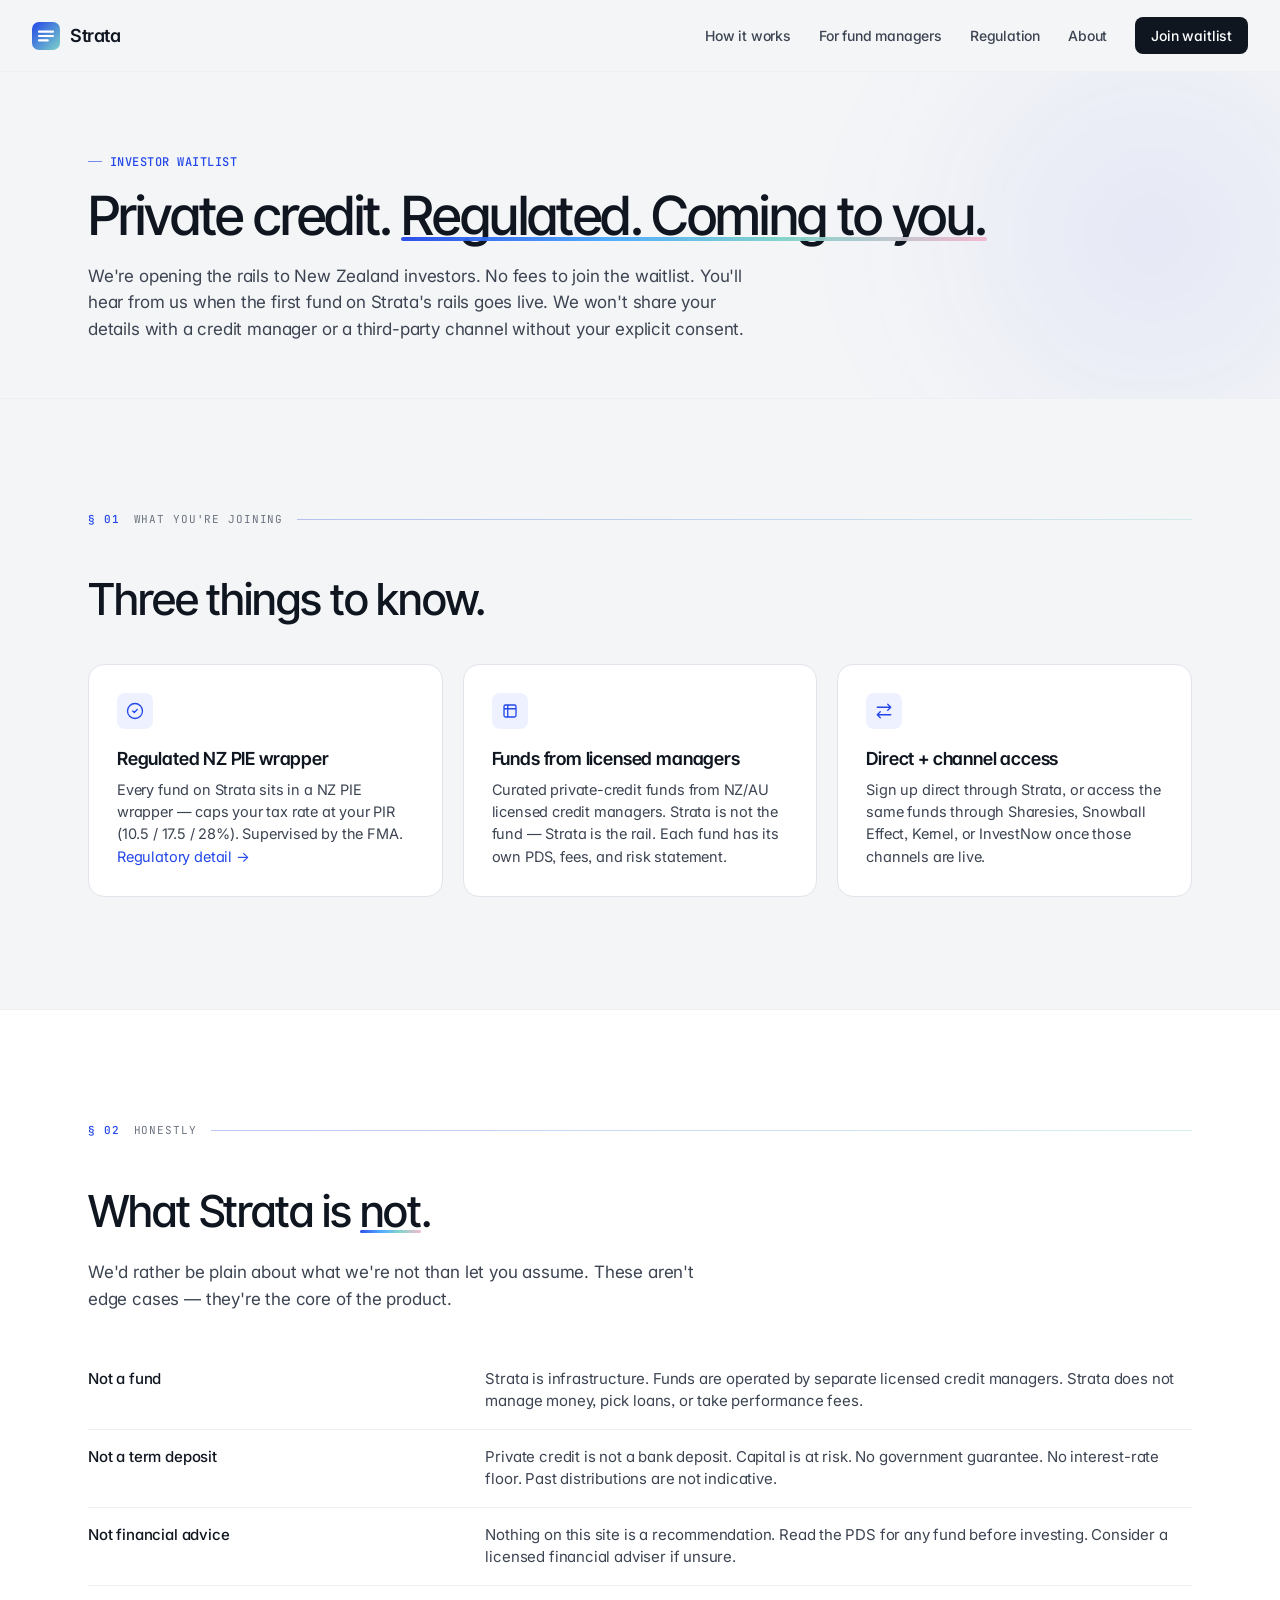
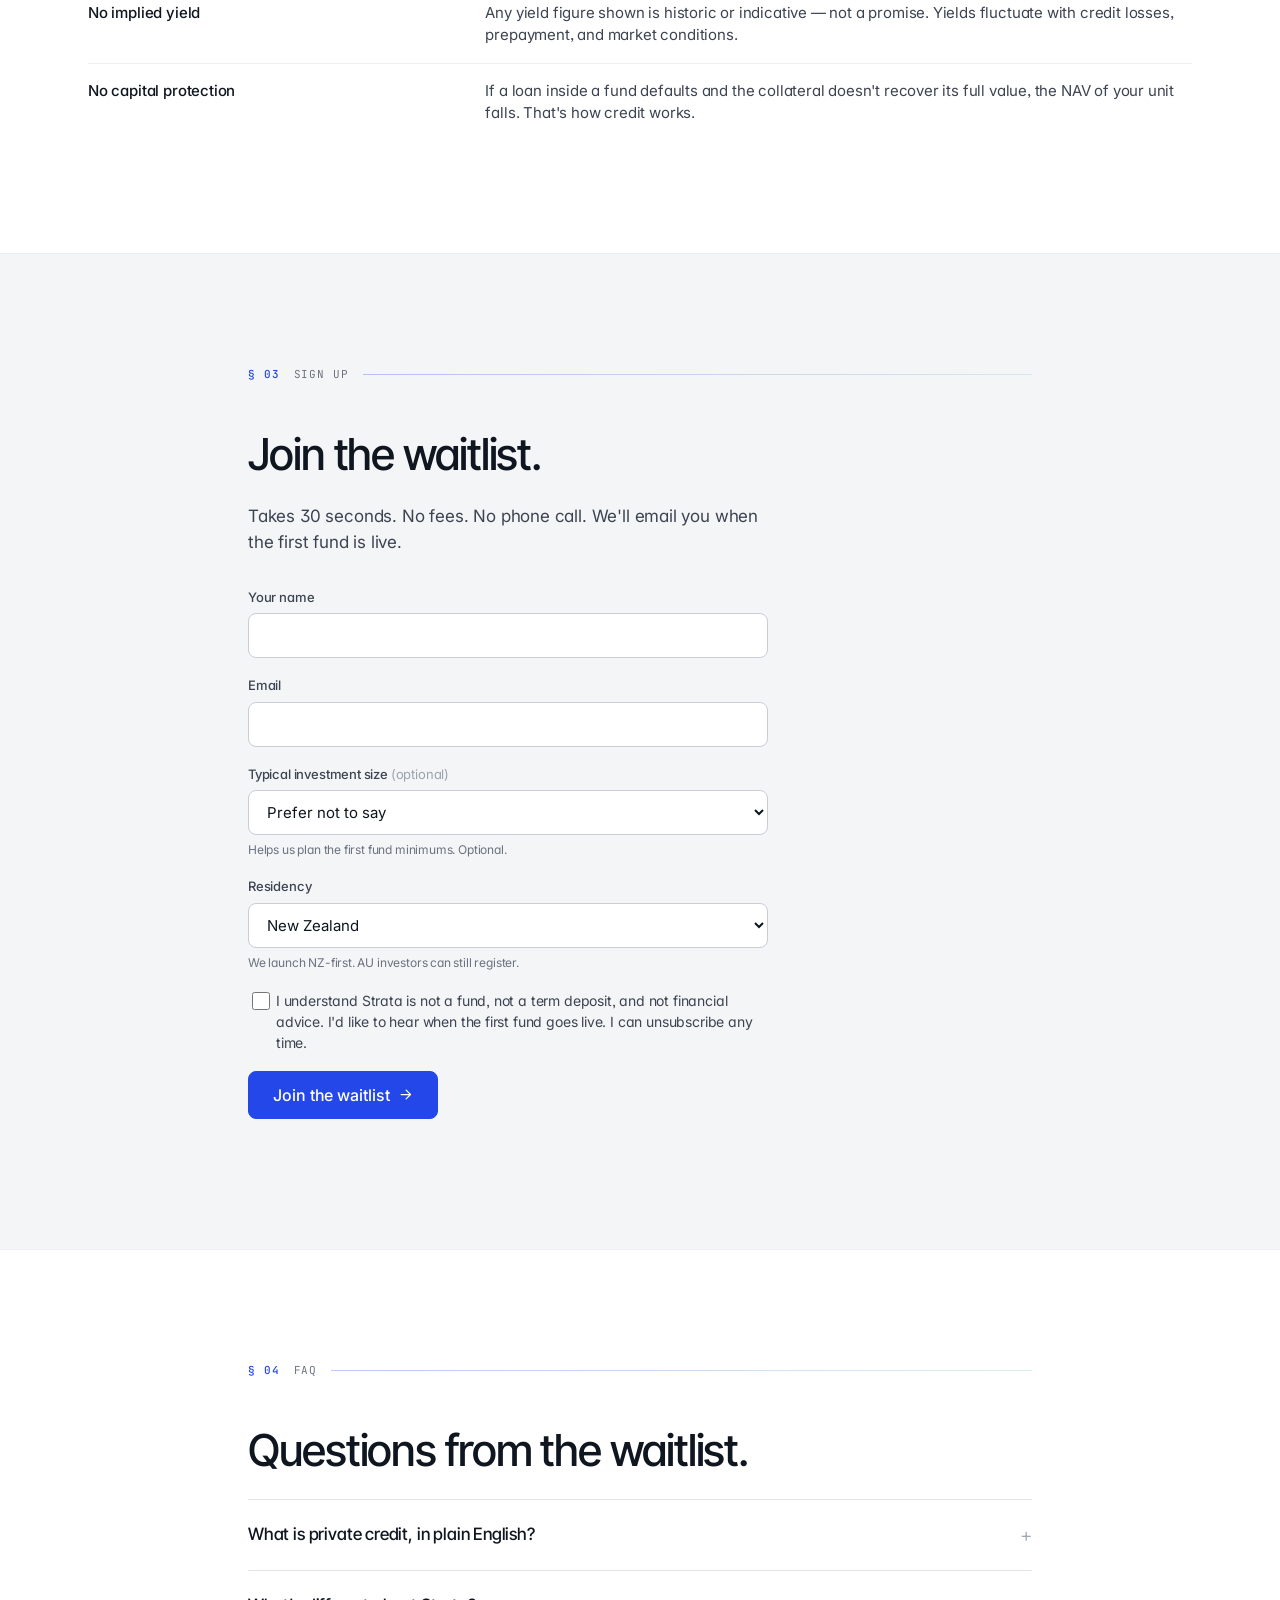
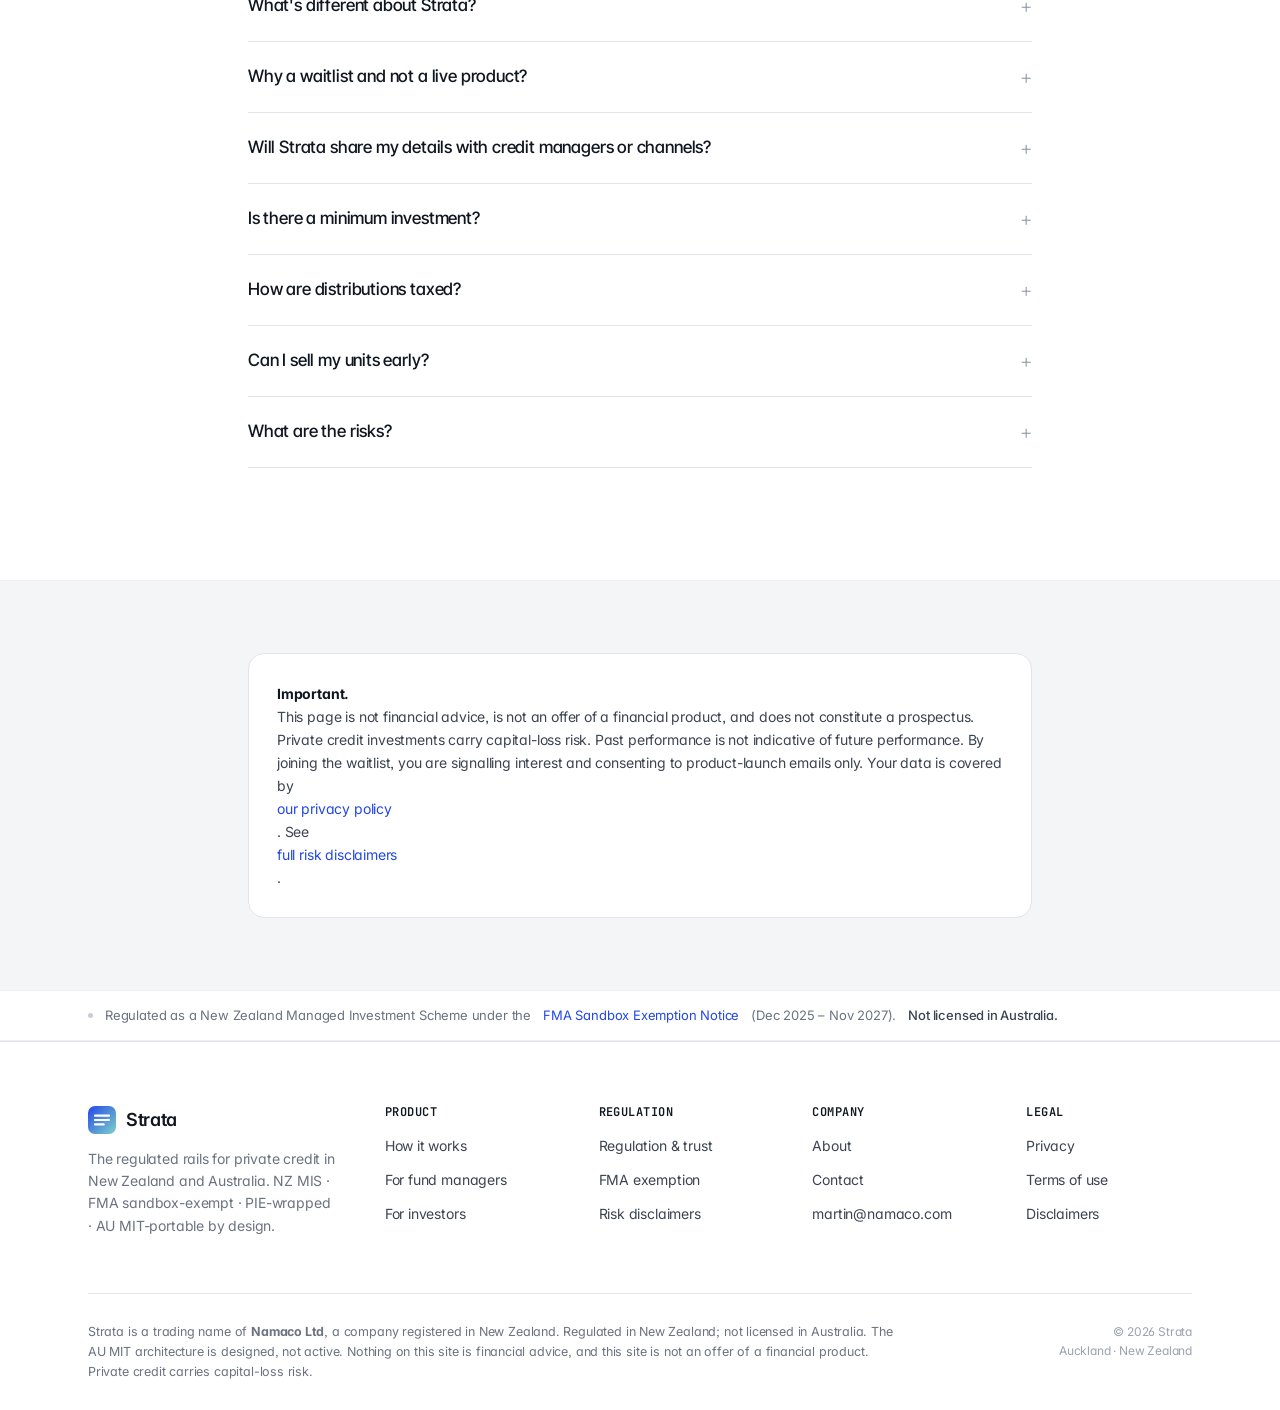
<file: investors.html>
<!DOCTYPE html>
<html lang="en">
<head>
<meta charset="UTF-8" />
<meta name="viewport" content="width=device-width, initial-scale=1.0" />
<meta name="description" content="Strata's investor waitlist — be first to hear when New Zealand's private-credit managers open their doors through a regulated PIE-wrapped rail." />
<meta name="theme-color" content="#F4F5F7" />
<meta name="robots" content="index, follow" />
<meta property="og:type" content="website" />
<meta property="og:title" content="Strata — for investors" />
<meta property="og:description" content="Private credit. Regulated. Coming to you. Join the NZ waitlist." />
<meta property="og:url" content="https://strata.co.nz/investors.html" />
<meta property="og:image" content="https://strata.co.nz/assets/og/og.png" />
<meta property="og:image:width" content="1200" />
<meta property="og:image:height" content="627" />
<title>For investors — Strata</title>
<link rel="icon" href="data:image/svg+xml,%3Csvg xmlns='http://www.w3.org/2000/svg' viewBox='0 0 32 32'%3E%3Cdefs%3E%3ClinearGradient id='g' x1='0' y1='0' x2='1' y2='1'%3E%3Cstop offset='0%25' stop-color='%232347E8'/%3E%3Cstop offset='100%25' stop-color='%237DD3C9'/%3E%3C/linearGradient%3E%3C/defs%3E%3Crect width='32' height='32' rx='8' fill='url(%23g)'/%3E%3Cpath d='M8 11h16M8 16h16M8 21h10' stroke='white' stroke-width='2.4' stroke-linecap='round'/%3E%3C/svg%3E" />
<script defer data-domain="strata.co.nz" src="https://plausible.io/js/script.js"></script>
<link rel="preconnect" href="https://fonts.googleapis.com">
<link rel="preconnect" href="https://fonts.gstatic.com" crossorigin>
<link href="https://fonts.googleapis.com/css2?family=Inter:wght@400;500;600&family=Inter+Tight:wght@400;500;600&family=JetBrains+Mono:wght@400;500&display=swap" rel="stylesheet">
<link rel="stylesheet" href="/assets/css/strata.css">
</head>
<body>
<a class="skip-link" href="#main">Skip to content</a>

<svg width="0" height="0" style="position:absolute" aria-hidden="true"><defs>
  <linearGradient id="strata-mark" x1="0" y1="0" x2="1" y2="1"><stop offset="0%" stop-color="#2347E8"/><stop offset="100%" stop-color="#7DD3C9"/></linearGradient>
  <symbol id="logo-mark" viewBox="0 0 32 32"><rect width="32" height="32" rx="8" fill="url(#strata-mark)"/><path d="M8 11h16M8 16h16M8 21h10" stroke="white" stroke-width="2.4" stroke-linecap="round" fill="none"/></symbol>
</defs></svg>

<nav class="topnav" aria-label="Primary">
  <a class="brand" href="/" data-path="/"><svg class="logo-mark" aria-hidden="true"><use href="#logo-mark"/></svg>Strata</a>
  <div class="right">
    <a href="/how-it-works.html" data-path="/how-it-works.html" class="nav-hide-mobile">How it works</a>
    <a href="/fund-managers.html" data-path="/fund-managers.html" class="nav-hide-mobile">For fund managers</a>
    <a href="/regulation.html" data-path="/regulation.html" class="nav-hide-mobile">Regulation</a>
    <a href="/about.html" data-path="/about.html" class="nav-hide-mobile">About</a>
    <a class="cta" href="#waitlist">Join waitlist</a>
  </div>
</nav>

<main id="main">

<header class="page-header">
  <div class="wrap">
    <p class="section-eyebrow">Investor waitlist</p>
    <h1>Private credit. <span class="accent">Regulated. Coming to you.</span></h1>
    <p class="lede">We're opening the rails to New Zealand investors. No fees to join the waitlist. You'll hear from us when the first fund on Strata's rails goes live. We won't share your details with a credit manager or a third-party channel without your explicit consent.</p>
  </div>
</header>

<!-- What you're joining -->
<section class="section">
  <div class="wrap">
    <div class="section-rule"><span class="rule-num">§ 01</span><span>What you're joining</span><span class="rule-line"></span></div>
    <div style="max-width: 720px; margin-bottom: 40px;">
      <h2>Three things to know.</h2>
    </div>
    <div class="grid-3">
      <div class="card">
        <div class="card-icon"><svg viewBox="0 0 24 24"><path d="M9 12l2 2 4-4M12 2a10 10 0 1 0 0 20 10 10 0 0 0 0-20z" stroke-linecap="round" stroke-linejoin="round"/></svg></div>
        <h4>Regulated NZ PIE wrapper</h4>
        <p>Every fund on Strata sits in a NZ PIE wrapper — caps your tax rate at your PIR (10.5 / 17.5 / 28%). Supervised by the FMA. <a href="/regulation.html">Regulatory detail →</a></p>
      </div>
      <div class="card">
        <div class="card-icon"><svg viewBox="0 0 24 24"><rect x="4" y="4" width="16" height="16" rx="2"/><path d="M4 9h16M9 4v16"/></svg></div>
        <h4>Funds from licensed managers</h4>
        <p>Curated private-credit funds from NZ/AU licensed credit managers. Strata is not the fund — Strata is the rail. Each fund has its own PDS, fees, and risk statement.</p>
      </div>
      <div class="card">
        <div class="card-icon"><svg viewBox="0 0 24 24"><path d="M17 3L21 7l-4 4M3 7h18M7 21l-4-4 4-4M3 17h18" stroke-linecap="round" stroke-linejoin="round"/></svg></div>
        <h4>Direct + channel access</h4>
        <p>Sign up direct through Strata, or access the same funds through Sharesies, Snowball Effect, Kernel, or InvestNow once those channels are live.</p>
      </div>
    </div>
  </div>
</section>

<!-- What Strata is NOT -->
<section class="section surface">
  <div class="wrap">
    <div class="section-rule"><span class="rule-num">§ 02</span><span>Honestly</span><span class="rule-line"></span></div>
    <div style="max-width: 720px; margin-bottom: 40px;">
      <h2>What Strata is <span class="accent">not</span>.</h2>
      <p class="lede" style="margin-top: 24px;">We'd rather be plain about what we're not than let you assume. These aren't edge cases — they're the core of the product.</p>
    </div>
    <table class="etable">
      <tbody>
        <tr><td class="name">Not a fund</td><td>Strata is infrastructure. Funds are operated by separate licensed credit managers. Strata does not manage money, pick loans, or take performance fees.</td></tr>
        <tr><td class="name">Not a term deposit</td><td>Private credit is not a bank deposit. Capital is at risk. No government guarantee. No interest-rate floor. Past distributions are not indicative.</td></tr>
        <tr><td class="name">Not financial advice</td><td>Nothing on this site is a recommendation. Read the PDS for any fund before investing. Consider a licensed financial adviser if unsure.</td></tr>
        <tr><td class="name">No implied yield</td><td>Any yield figure shown is historic or indicative — not a promise. Yields fluctuate with credit losses, prepayment, and market conditions.</td></tr>
        <tr><td class="name">No capital protection</td><td>If a loan inside a fund defaults and the collateral doesn't recover its full value, the NAV of your unit falls. That's how credit works.</td></tr>
      </tbody>
    </table>
  </div>
</section>

<!-- Waitlist form -->
<section class="section" id="waitlist">
  <div class="wrap-narrow">
    <div class="section-rule"><span class="rule-num">§ 03</span><span>Sign up</span><span class="rule-line"></span></div>
    <div style="max-width: 520px;">
      <h2>Join the waitlist.</h2>
      <p class="lede" style="margin-top: 24px;">Takes 30 seconds. No fees. No phone call. We'll email you when the first fund is live.</p>
    </div>

    <form class="form" action="FORMSPARK_ID_HERE" method="POST" data-form style="margin-top: 32px;">
      <div class="form-field">
        <label for="name">Your name</label>
        <input id="name" type="text" name="name" required autocomplete="name" />
      </div>
      <div class="form-field">
        <label for="email">Email</label>
        <input id="email" type="email" name="email" required autocomplete="email" />
      </div>
      <div class="form-field">
        <label for="range">Typical investment size <span style="color: var(--ink-4); font-weight: 400;">(optional)</span></label>
        <select id="range" name="typical_range">
          <option value="">Prefer not to say</option>
          <option value="under-1k">Under NZ$1,000</option>
          <option value="1k-5k">NZ$1,000 – $5,000</option>
          <option value="5k-25k">NZ$5,000 – $25,000</option>
          <option value="25k-100k">NZ$25,000 – $100,000</option>
          <option value="100k+">Over NZ$100,000</option>
        </select>
        <p class="hint">Helps us plan the first fund minimums. Optional.</p>
      </div>
      <div class="form-field">
        <label for="residency">Residency</label>
        <select id="residency" name="residency">
          <option value="nz">New Zealand</option>
          <option value="au">Australia</option>
          <option value="other">Other</option>
        </select>
        <p class="hint">We launch NZ-first. AU investors can still register.</p>
      </div>

      <div class="form-honeypot" aria-hidden="true">
        <label for="website">Do not fill</label>
        <input id="website" name="website" type="text" tabindex="-1" autocomplete="off" />
      </div>

      <div class="form-checkbox">
        <input id="consent" name="consent" type="checkbox" required />
        <label for="consent">I understand Strata is not a fund, not a term deposit, and not financial advice. I'd like to hear when the first fund goes live. I can unsubscribe any time.</label>
      </div>

      <div>
        <button class="btn btn-accent btn-lg" type="submit">
          Join the waitlist
          <svg viewBox="0 0 24 24" aria-hidden="true"><path d="M5 12h14M13 5l7 7-7 7" stroke-linecap="round" stroke-linejoin="round"/></svg>
        </button>
        <p class="form-status" role="status" aria-live="polite"></p>
      </div>
    </form>
  </div>
</section>

<!-- FAQ -->
<section class="section surface">
  <div class="wrap-narrow">
    <div class="section-rule"><span class="rule-num">§ 04</span><span>FAQ</span><span class="rule-line"></span></div>
    <div style="margin-bottom: 24px;">
      <h2>Questions from the waitlist.</h2>
    </div>
    <div class="faq">
      <details>
        <summary>What is private credit, in plain English?</summary>
        <p>Private credit is lending done outside banks and outside the public bond market. A credit manager pools investor money and lends it to businesses that need debt finance — typically for property development, asset purchase, or growth capital. Investors get income from the loan repayments.</p>
      </details>
      <details>
        <summary>What's different about Strata?</summary>
        <p>Today in NZ, most private credit is only accessible to wholesale (A$500K+) investors or through a single manager's own product. Strata is a regulated rail that lets licensed credit managers offer their funds to retail investors — with proper disclosure, a PIE tax wrapper, and a secondary market.</p>
      </details>
      <details>
        <summary>Why a waitlist and not a live product?</summary>
        <p>The infrastructure is built. The first fund on the rails is not yet live. We'd rather tell you honestly than pretend. When the first fund launches, waitlist members hear first.</p>
      </details>
      <details>
        <summary>Will Strata share my details with credit managers or channels?</summary>
        <p>Not without your explicit consent. Waitlist data is used only to email you about Strata product launches. Our privacy policy sets out the full detail.</p>
      </details>
      <details>
        <summary>Is there a minimum investment?</summary>
        <p>Final minimums are set per fund by the credit manager. Strata is engineered to support minimums below NZ$1,000 — the point of the rail is sub-wholesale access.</p>
      </details>
      <details>
        <summary>How are distributions taxed?</summary>
        <p>Through the NZ PIE regime. Your distributions are taxed at your Prescribed Investor Rate (10.5%, 17.5%, or 28%) — automatically, by Strata. No year-end reconciliation.</p>
      </details>
      <details>
        <summary>Can I sell my units early?</summary>
        <p>Yes — within NAV guardrail windows set by each fund. Strata operates a peer-to-peer secondary market. Liquidity is not guaranteed and depends on buyer demand at the time.</p>
      </details>
      <details>
        <summary>What are the risks?</summary>
        <p>Capital loss, illiquidity, credit concentration, operational risk, regulatory change. Private credit is riskier than bank deposits. Read the PDS for each fund.</p>
      </details>
    </div>
  </div>
</section>

<!-- Closing legal -->
<section class="section tight">
  <div class="wrap-narrow">
    <div class="card" style="line-height: 1.65; font-size: 14px; color: var(--ink-2);">
      <strong style="color: var(--ink);">Important.</strong> This page is not financial advice, is not an offer of a financial product, and does not constitute a prospectus. Private credit investments carry capital-loss risk. Past performance is not indicative of future performance. By joining the waitlist, you are signalling interest and consenting to product-launch emails only. Your data is covered by <a href="/legal/privacy.html">our privacy policy</a>. See <a href="/legal/disclaimers.html">full risk disclaimers</a>.
    </div>
  </div>
</section>

</main>

<div class="compliance-strip">
  <div class="wrap">
    <span class="dot" aria-hidden="true"></span>
    Regulated as a New Zealand Managed Investment Scheme under the
    <a href="https://www.fma.govt.nz/business/legislation/secondary-legislation/exemptions/financial-markets-conduct-homeshare-exemption-notice-2025/" target="_blank" rel="noopener">FMA Sandbox Exemption Notice</a>
    (Dec 2025 – Nov 2027). <strong>Not licensed in Australia.</strong>
  </div>
</div>

<footer class="site-footer">
  <div class="wrap">
    <div class="footer-grid">
      <div class="footer-brand">
        <a class="brand" href="/"><svg class="logo-mark" aria-hidden="true"><use href="#logo-mark"/></svg>Strata</a>
        <p>The regulated rails for private credit in New Zealand and Australia. NZ MIS · FMA sandbox-exempt · PIE-wrapped · AU MIT-portable by design.</p>
      </div>
      <div class="footer-col"><h5>Product</h5><ul><li><a href="/how-it-works.html">How it works</a></li><li><a href="/fund-managers.html">For fund managers</a></li><li><a href="/investors.html">For investors</a></li></ul></div>
      <div class="footer-col"><h5>Regulation</h5><ul><li><a href="/regulation.html">Regulation &amp; trust</a></li><li><a href="https://www.fma.govt.nz/business/legislation/secondary-legislation/exemptions/financial-markets-conduct-homeshare-exemption-notice-2025/" target="_blank" rel="noopener">FMA exemption</a></li><li><a href="/legal/disclaimers.html">Risk disclaimers</a></li></ul></div>
      <div class="footer-col"><h5>Company</h5><ul><li><a href="/about.html">About</a></li><li><a href="/about.html#contact">Contact</a></li><li><a href="mailto:martin@namaco.com">martin@namaco.com</a></li></ul></div>
      <div class="footer-col"><h5>Legal</h5><ul><li><a href="/legal/privacy.html">Privacy</a></li><li><a href="/legal/terms.html">Terms of use</a></li><li><a href="/legal/disclaimers.html">Disclaimers</a></li></ul></div>
    </div>
    <div class="footer-fine">
      <div class="fine-p">Strata is a trading name of <strong>Namaco Ltd</strong>, a company registered in New Zealand. Regulated in New Zealand; not licensed in Australia. The AU MIT architecture is designed, not active. Nothing on this site is financial advice, and this site is not an offer of a financial product. Private credit carries capital-loss risk.</div>
      <div class="copyright">© 2026 Strata<br>Auckland · New Zealand</div>
    </div>
  </div>
</footer>
<script src="/assets/js/strata.js"></script>
</body>
</html>
</file>
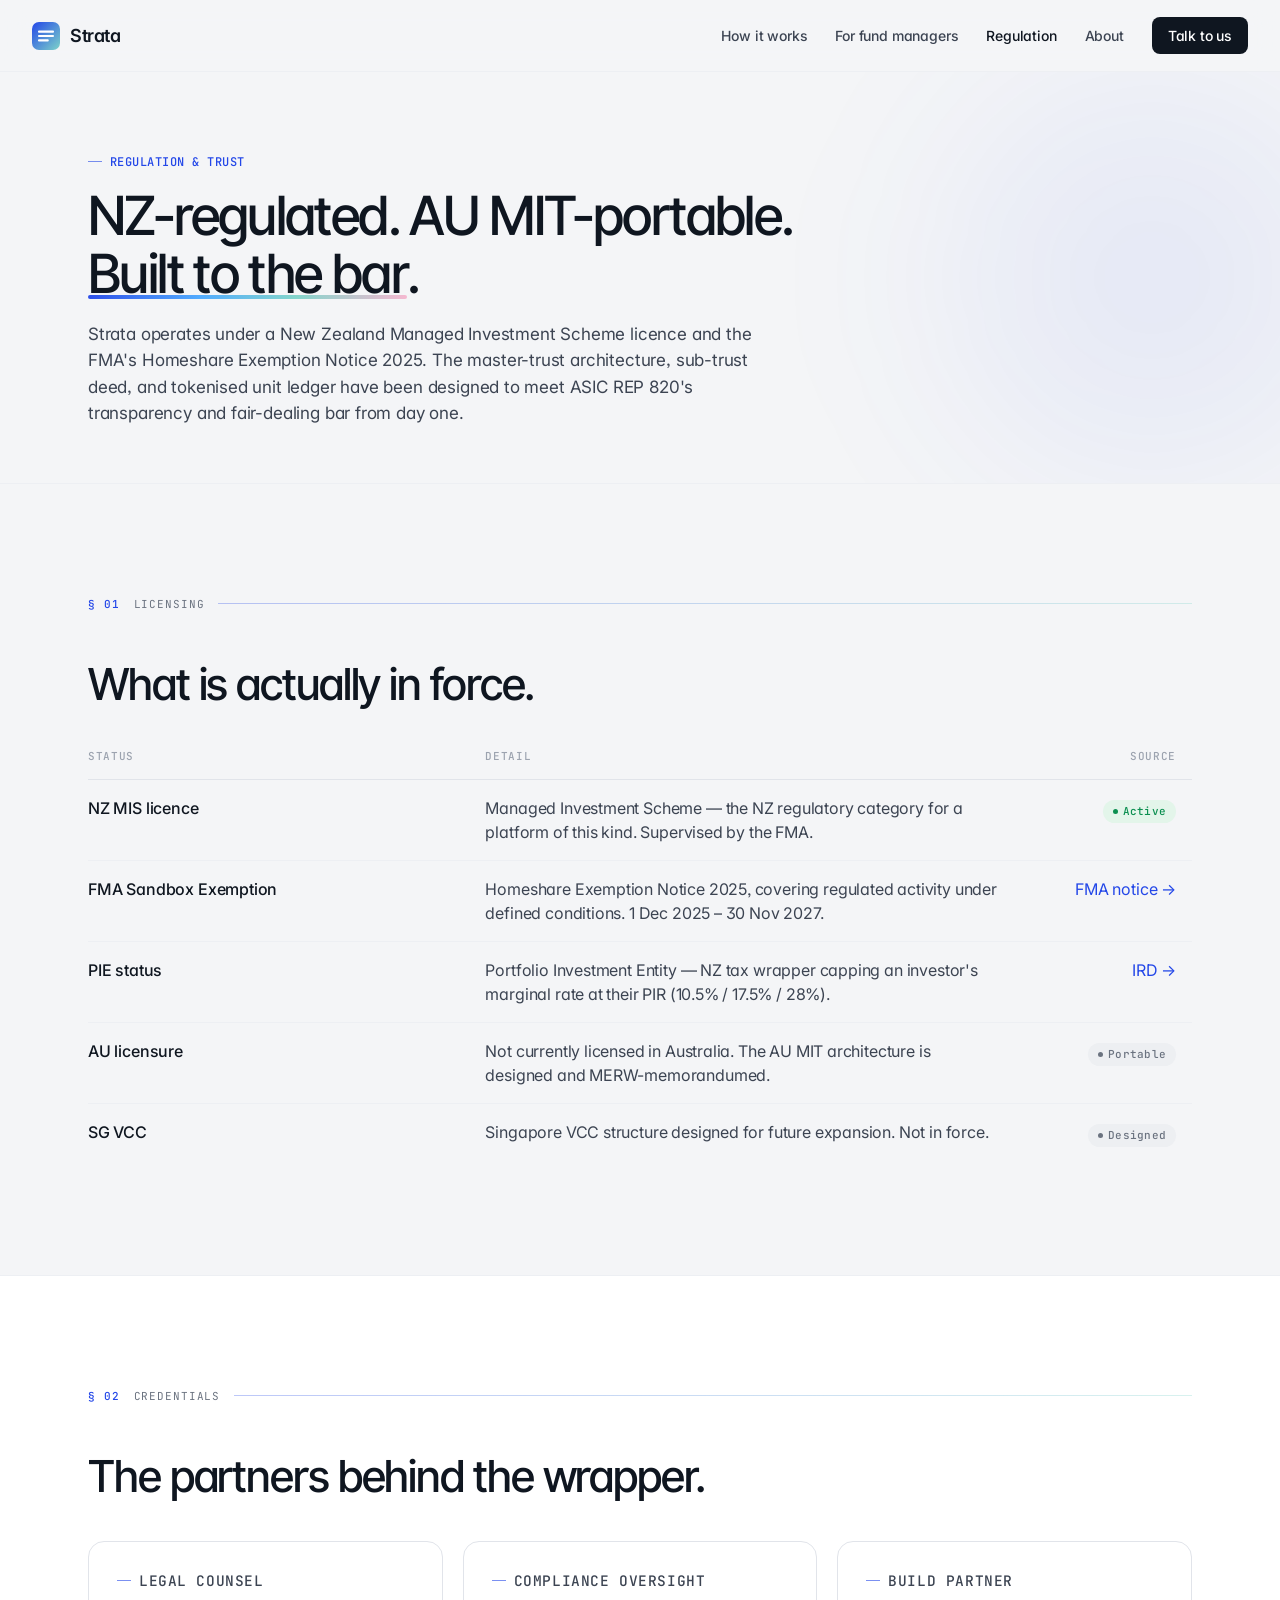
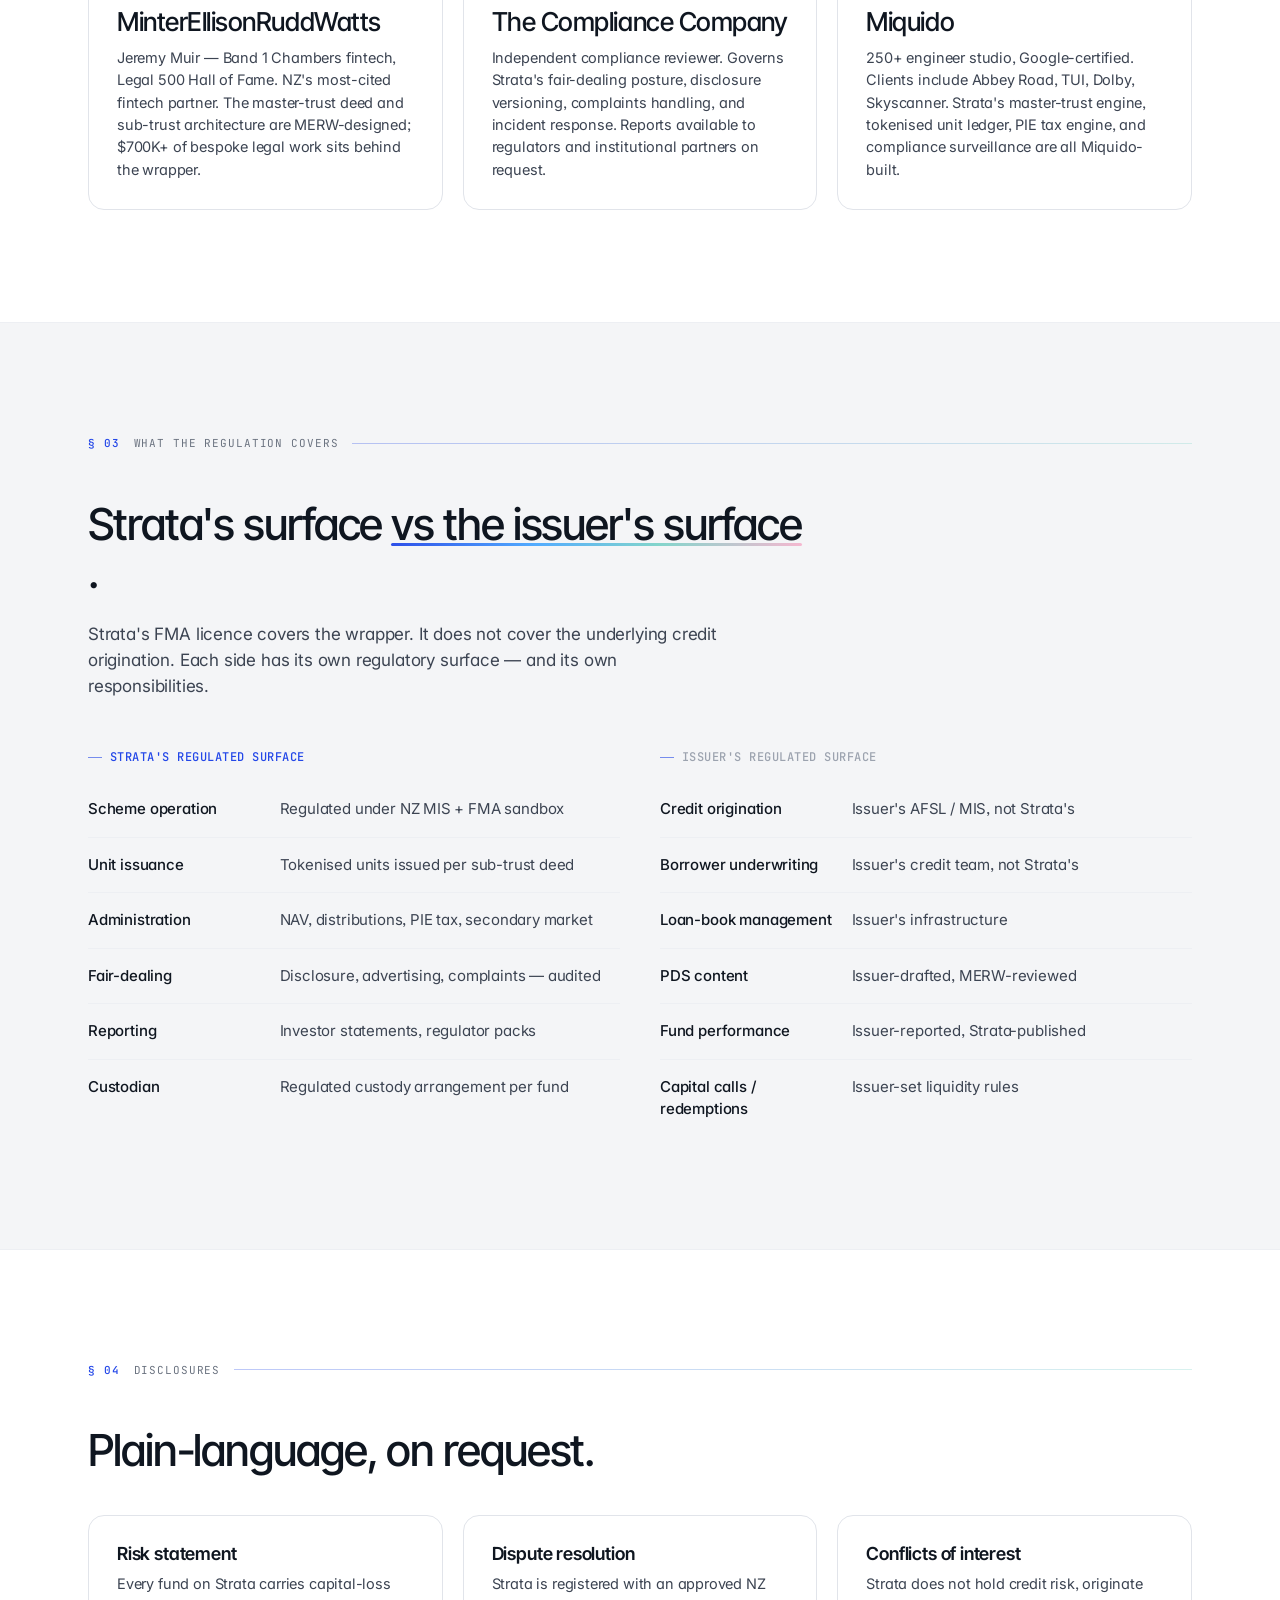
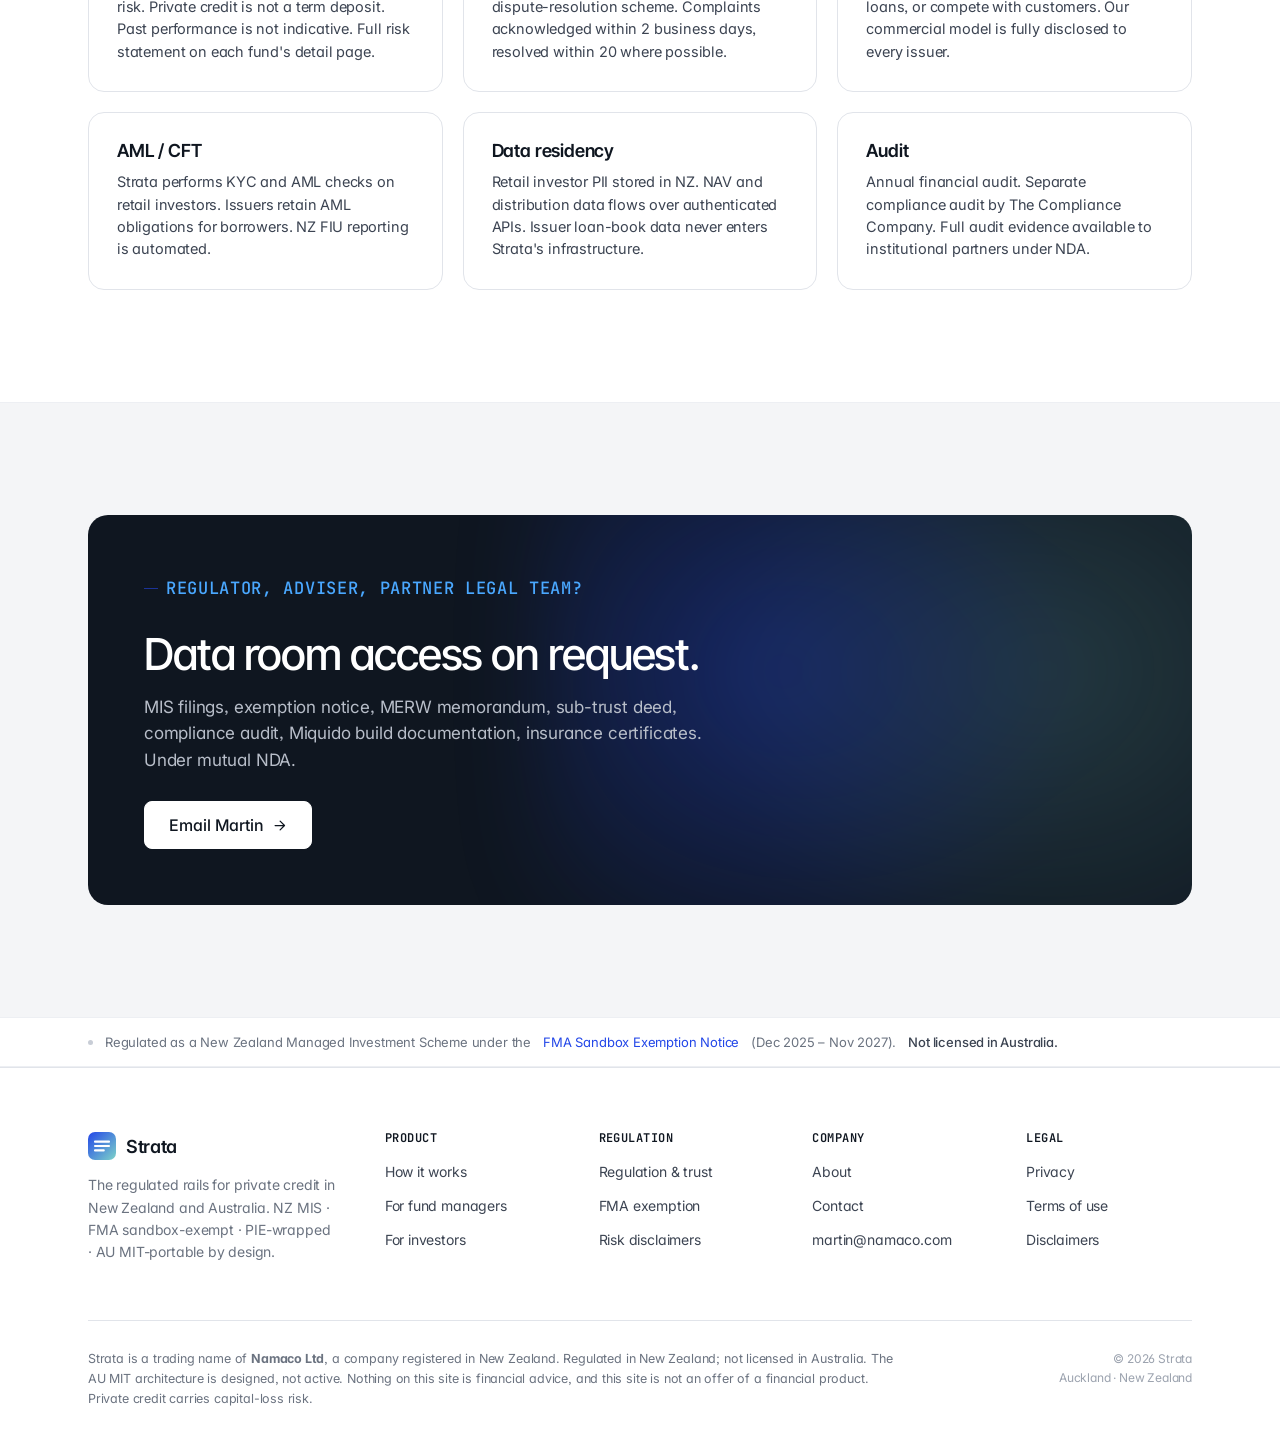
<file: regulation.html>
<!DOCTYPE html>
<html lang="en">
<head>
<meta charset="UTF-8" />
<meta name="viewport" content="width=device-width, initial-scale=1.0" />
<meta name="description" content="Strata's regulatory posture — NZ MIS licence, FMA Sandbox Exemption Notice 2025–2027, PIE wrapper, MERW counsel, Compliance Company oversight, Miquido build." />
<meta name="theme-color" content="#F4F5F7" />
<meta name="robots" content="index, follow" />
<meta property="og:type" content="website" />
<meta property="og:title" content="Regulation &amp; trust — Strata" />
<meta property="og:description" content="NZ-regulated. AU MIT-portable. Built to the bar the regulator is raising." />
<meta property="og:url" content="https://strata.co.nz/regulation.html" />
<meta property="og:image" content="https://strata.co.nz/assets/og/og.png" />
<meta property="og:image:width" content="1200" />
<meta property="og:image:height" content="627" />
<title>Regulation &amp; trust — Strata</title>
<link rel="icon" href="data:image/svg+xml,%3Csvg xmlns='http://www.w3.org/2000/svg' viewBox='0 0 32 32'%3E%3Cdefs%3E%3ClinearGradient id='g' x1='0' y1='0' x2='1' y2='1'%3E%3Cstop offset='0%25' stop-color='%232347E8'/%3E%3Cstop offset='100%25' stop-color='%237DD3C9'/%3E%3C/linearGradient%3E%3C/defs%3E%3Crect width='32' height='32' rx='8' fill='url(%23g)'/%3E%3Cpath d='M8 11h16M8 16h16M8 21h10' stroke='white' stroke-width='2.4' stroke-linecap='round'/%3E%3C/svg%3E" />
<script defer data-domain="strata.co.nz" src="https://plausible.io/js/script.js"></script>
<link rel="preconnect" href="https://fonts.googleapis.com">
<link rel="preconnect" href="https://fonts.gstatic.com" crossorigin>
<link href="https://fonts.googleapis.com/css2?family=Inter:wght@400;500;600&family=Inter+Tight:wght@400;500;600&family=JetBrains+Mono:wght@400;500&display=swap" rel="stylesheet">
<link rel="stylesheet" href="/assets/css/strata.css">
</head>
<body>
<a class="skip-link" href="#main">Skip to content</a>

<svg width="0" height="0" style="position:absolute" aria-hidden="true"><defs>
  <linearGradient id="strata-mark" x1="0" y1="0" x2="1" y2="1"><stop offset="0%" stop-color="#2347E8"/><stop offset="100%" stop-color="#7DD3C9"/></linearGradient>
  <symbol id="logo-mark" viewBox="0 0 32 32"><rect width="32" height="32" rx="8" fill="url(#strata-mark)"/><path d="M8 11h16M8 16h16M8 21h10" stroke="white" stroke-width="2.4" stroke-linecap="round" fill="none"/></symbol>
</defs></svg>

<nav class="topnav" aria-label="Primary">
  <a class="brand" href="/" data-path="/"><svg class="logo-mark" aria-hidden="true"><use href="#logo-mark"/></svg>Strata</a>
  <div class="right">
    <a href="/how-it-works.html" data-path="/how-it-works.html" class="nav-hide-mobile">How it works</a>
    <a href="/fund-managers.html" data-path="/fund-managers.html" class="nav-hide-mobile">For fund managers</a>
    <a href="/regulation.html" data-path="/regulation.html" class="nav-hide-mobile">Regulation</a>
    <a href="/about.html" data-path="/about.html" class="nav-hide-mobile">About</a>
    <a class="cta" href="/about.html#contact">Talk to us</a>
  </div>
</nav>

<main id="main">

<header class="page-header">
  <div class="wrap">
    <p class="section-eyebrow">Regulation &amp; trust</p>
    <h1>NZ-regulated. AU MIT-portable. <span class="accent">Built to the bar</span>.</h1>
    <p class="lede">Strata operates under a New Zealand Managed Investment Scheme licence and the FMA's Homeshare Exemption Notice 2025. The master-trust architecture, sub-trust deed, and tokenised unit ledger have been designed to meet ASIC REP 820's transparency and fair-dealing bar from day one.</p>
  </div>
</header>

<!-- Licensing -->
<section class="section">
  <div class="wrap">
    <div class="section-rule"><span class="rule-num">§ 01</span><span>Licensing</span><span class="rule-line"></span></div>
    <div style="max-width: 720px; margin-bottom: 40px;">
      <h2>What is actually in force.</h2>
    </div>
    <table class="etable" style="font-size: 16px;">
      <thead><tr><th style="width: 24%;">Status</th><th>Detail</th><th style="text-align:right; width: 16%;">Source</th></tr></thead>
      <tbody>
        <tr>
          <td class="name">NZ MIS licence</td>
          <td>Managed Investment Scheme — the NZ regulatory category for a platform of this kind. Supervised by the FMA.</td>
          <td style="text-align:right;"><span class="chip ok">Active</span></td>
        </tr>
        <tr>
          <td class="name">FMA Sandbox Exemption</td>
          <td>Homeshare Exemption Notice 2025, covering regulated activity under defined conditions. 1 Dec 2025 – 30 Nov 2027.</td>
          <td style="text-align:right;"><a href="https://www.fma.govt.nz/business/legislation/secondary-legislation/exemptions/financial-markets-conduct-homeshare-exemption-notice-2025/" target="_blank" rel="noopener">FMA notice →</a></td>
        </tr>
        <tr>
          <td class="name">PIE status</td>
          <td>Portfolio Investment Entity — NZ tax wrapper capping an investor's marginal rate at their PIR (10.5% / 17.5% / 28%).</td>
          <td style="text-align:right;"><a href="https://www.ird.govt.nz/roles/portfolio-investment-entities" target="_blank" rel="noopener">IRD →</a></td>
        </tr>
        <tr>
          <td class="name">AU licensure</td>
          <td>Not currently licensed in Australia. The AU MIT architecture is designed and MERW-memorandumed.</td>
          <td style="text-align:right;"><span class="chip neutral">Portable</span></td>
        </tr>
        <tr>
          <td class="name">SG VCC</td>
          <td>Singapore VCC structure designed for future expansion. Not in force.</td>
          <td style="text-align:right;"><span class="chip neutral">Designed</span></td>
        </tr>
      </tbody>
    </table>
  </div>
</section>

<!-- Credentials -->
<section class="section surface">
  <div class="wrap">
    <div class="section-rule"><span class="rule-num">§ 02</span><span>Credentials</span><span class="rule-line"></span></div>
    <div style="max-width: 720px; margin-bottom: 40px;">
      <h2>The partners behind the wrapper.</h2>
    </div>
    <div class="grid-3">
      <div class="card">
        <p class="section-eyebrow">Legal counsel</p>
        <h3>MinterEllisonRuddWatts</h3>
        <p>Jeremy Muir — Band 1 Chambers fintech, Legal 500 Hall of Fame. NZ's most-cited fintech partner. The master-trust deed and sub-trust architecture are MERW-designed; $700K+ of bespoke legal work sits behind the wrapper.</p>
      </div>
      <div class="card">
        <p class="section-eyebrow">Compliance oversight</p>
        <h3>The Compliance Company</h3>
        <p>Independent compliance reviewer. Governs Strata's fair-dealing posture, disclosure versioning, complaints handling, and incident response. Reports available to regulators and institutional partners on request.</p>
      </div>
      <div class="card">
        <p class="section-eyebrow">Build partner</p>
        <h3>Miquido</h3>
        <p>250+ engineer studio, Google-certified. Clients include Abbey Road, TUI, Dolby, Skyscanner. Strata's master-trust engine, tokenised unit ledger, PIE tax engine, and compliance surveillance are all Miquido-built.</p>
      </div>
    </div>
  </div>
</section>

<!-- Scope -->
<section class="section">
  <div class="wrap">
    <div class="section-rule"><span class="rule-num">§ 03</span><span>What the regulation covers</span><span class="rule-line"></span></div>
    <div style="max-width: 720px; margin-bottom: 40px;">
      <h2>Strata's surface <span class="accent">vs the issuer's surface</span>.</h2>
      <p class="lede" style="margin-top: 24px;">Strata's FMA licence covers the wrapper. It does not cover the underlying credit origination. Each side has its own regulatory surface — and its own responsibilities.</p>
    </div>
    <div style="display: grid; grid-template-columns: 1fr 1fr; gap: 40px;">
      <div>
        <p class="section-eyebrow">Strata's regulated surface</p>
        <table class="etable">
          <tbody>
            <tr><td class="name">Scheme operation</td><td>Regulated under NZ MIS + FMA sandbox</td></tr>
            <tr><td class="name">Unit issuance</td><td>Tokenised units issued per sub-trust deed</td></tr>
            <tr><td class="name">Administration</td><td>NAV, distributions, PIE tax, secondary market</td></tr>
            <tr><td class="name">Fair-dealing</td><td>Disclosure, advertising, complaints — audited</td></tr>
            <tr><td class="name">Reporting</td><td>Investor statements, regulator packs</td></tr>
            <tr><td class="name">Custodian</td><td>Regulated custody arrangement per fund</td></tr>
          </tbody>
        </table>
      </div>
      <div>
        <p class="section-eyebrow" style="color: var(--ink-4);">Issuer's regulated surface</p>
        <table class="etable">
          <tbody>
            <tr><td class="name">Credit origination</td><td>Issuer's AFSL / MIS, not Strata's</td></tr>
            <tr><td class="name">Borrower underwriting</td><td>Issuer's credit team, not Strata's</td></tr>
            <tr><td class="name">Loan-book management</td><td>Issuer's infrastructure</td></tr>
            <tr><td class="name">PDS content</td><td>Issuer-drafted, MERW-reviewed</td></tr>
            <tr><td class="name">Fund performance</td><td>Issuer-reported, Strata-published</td></tr>
            <tr><td class="name">Capital calls / redemptions</td><td>Issuer-set liquidity rules</td></tr>
          </tbody>
        </table>
      </div>
    </div>
  </div>
</section>

<!-- Disclosures -->
<section class="section surface">
  <div class="wrap">
    <div class="section-rule"><span class="rule-num">§ 04</span><span>Disclosures</span><span class="rule-line"></span></div>
    <div style="max-width: 720px; margin-bottom: 40px;">
      <h2>Plain-language, on request.</h2>
    </div>
    <div class="grid-3">
      <div class="card">
        <h4>Risk statement</h4>
        <p>Every fund on Strata carries capital-loss risk. Private credit is not a term deposit. Past performance is not indicative. Full risk statement on each fund's detail page.</p>
      </div>
      <div class="card">
        <h4>Dispute resolution</h4>
        <p>Strata is registered with an approved NZ dispute-resolution scheme. Complaints acknowledged within 2 business days, resolved within 20 where possible.</p>
      </div>
      <div class="card">
        <h4>Conflicts of interest</h4>
        <p>Strata does not hold credit risk, originate loans, or compete with customers. Our commercial model is fully disclosed to every issuer.</p>
      </div>
      <div class="card">
        <h4>AML / CFT</h4>
        <p>Strata performs KYC and AML checks on retail investors. Issuers retain AML obligations for borrowers. NZ FIU reporting is automated.</p>
      </div>
      <div class="card">
        <h4>Data residency</h4>
        <p>Retail investor PII stored in NZ. NAV and distribution data flows over authenticated APIs. Issuer loan-book data never enters Strata's infrastructure.</p>
      </div>
      <div class="card">
        <h4>Audit</h4>
        <p>Annual financial audit. Separate compliance audit by The Compliance Company. Full audit evidence available to institutional partners under NDA.</p>
      </div>
    </div>
  </div>
</section>

<!-- CTA -->
<section class="section">
  <div class="wrap">
    <div class="cta-band">
      <p class="section-eyebrow">Regulator, adviser, partner legal team?</p>
      <h2>Data room access on request.</h2>
      <p>MIS filings, exemption notice, MERW memorandum, sub-trust deed, compliance audit, Miquido build documentation, insurance certificates. Under mutual NDA.</p>
      <div class="cta-band-actions">
        <a class="btn btn-primary btn-lg" href="mailto:martin@namaco.com?subject=Strata%20%E2%80%94%20data%20room%20access">
          Email Martin
          <svg viewBox="0 0 24 24" aria-hidden="true"><path d="M5 12h14M13 5l7 7-7 7" stroke-linecap="round" stroke-linejoin="round"/></svg>
        </a>
      </div>
    </div>
  </div>
</section>

</main>

<div class="compliance-strip">
  <div class="wrap">
    <span class="dot" aria-hidden="true"></span>
    Regulated as a New Zealand Managed Investment Scheme under the
    <a href="https://www.fma.govt.nz/business/legislation/secondary-legislation/exemptions/financial-markets-conduct-homeshare-exemption-notice-2025/" target="_blank" rel="noopener">FMA Sandbox Exemption Notice</a>
    (Dec 2025 – Nov 2027). <strong>Not licensed in Australia.</strong>
  </div>
</div>

<footer class="site-footer">
  <div class="wrap">
    <div class="footer-grid">
      <div class="footer-brand">
        <a class="brand" href="/"><svg class="logo-mark" aria-hidden="true"><use href="#logo-mark"/></svg>Strata</a>
        <p>The regulated rails for private credit in New Zealand and Australia. NZ MIS · FMA sandbox-exempt · PIE-wrapped · AU MIT-portable by design.</p>
      </div>
      <div class="footer-col"><h5>Product</h5><ul><li><a href="/how-it-works.html">How it works</a></li><li><a href="/fund-managers.html">For fund managers</a></li><li><a href="/investors.html">For investors</a></li></ul></div>
      <div class="footer-col"><h5>Regulation</h5><ul><li><a href="/regulation.html">Regulation &amp; trust</a></li><li><a href="https://www.fma.govt.nz/business/legislation/secondary-legislation/exemptions/financial-markets-conduct-homeshare-exemption-notice-2025/" target="_blank" rel="noopener">FMA exemption</a></li><li><a href="/legal/disclaimers.html">Risk disclaimers</a></li></ul></div>
      <div class="footer-col"><h5>Company</h5><ul><li><a href="/about.html">About</a></li><li><a href="/about.html#contact">Contact</a></li><li><a href="mailto:martin@namaco.com">martin@namaco.com</a></li></ul></div>
      <div class="footer-col"><h5>Legal</h5><ul><li><a href="/legal/privacy.html">Privacy</a></li><li><a href="/legal/terms.html">Terms of use</a></li><li><a href="/legal/disclaimers.html">Disclaimers</a></li></ul></div>
    </div>
    <div class="footer-fine">
      <div class="fine-p">Strata is a trading name of <strong>Namaco Ltd</strong>, a company registered in New Zealand. Regulated in New Zealand; not licensed in Australia. The AU MIT architecture is designed, not active. Nothing on this site is financial advice, and this site is not an offer of a financial product. Private credit carries capital-loss risk.</div>
      <div class="copyright">© 2026 Strata<br>Auckland · New Zealand</div>
    </div>
  </div>
</footer>
<script src="/assets/js/strata.js"></script>
</body>
</html>
</file>
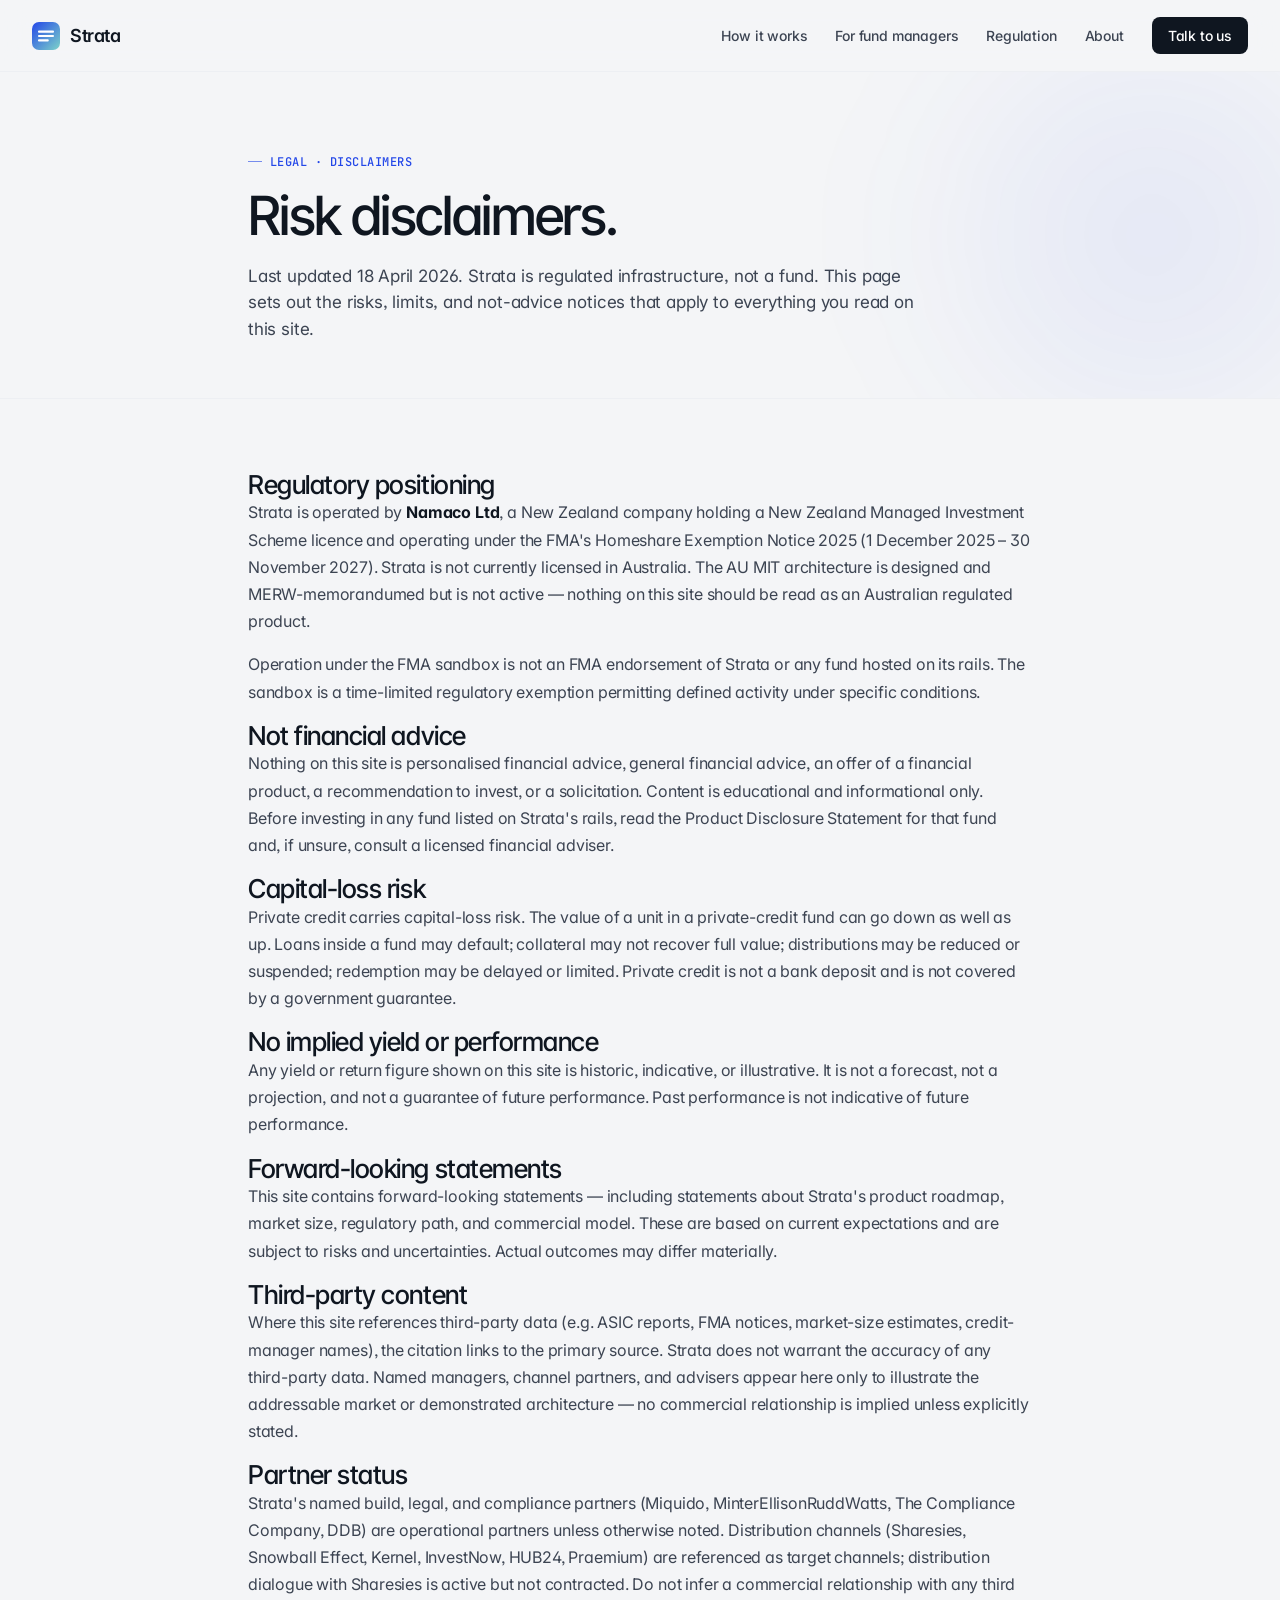
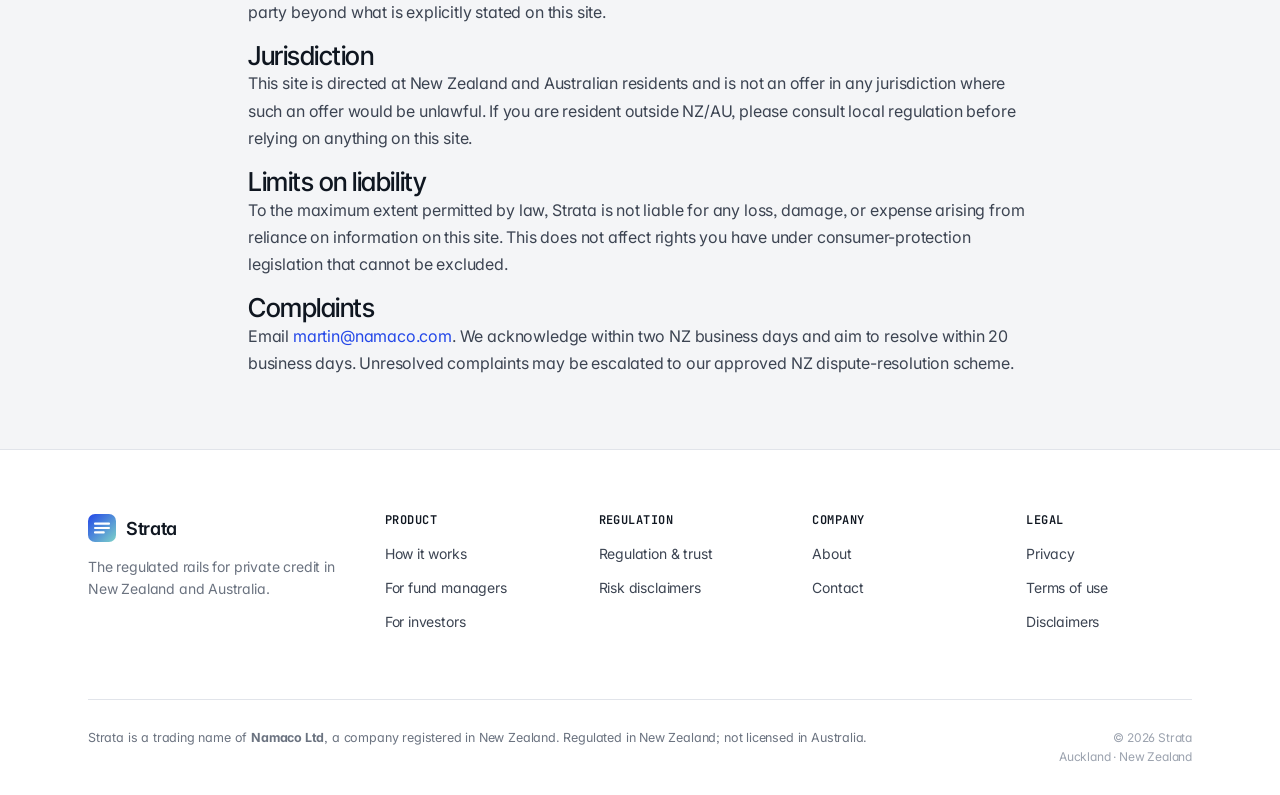
<file: legal/disclaimers.html>
<!DOCTYPE html>
<html lang="en">
<head>
<meta charset="UTF-8" />
<meta name="viewport" content="width=device-width, initial-scale=1.0" />
<meta name="description" content="Strata risk disclaimers — regulatory positioning, not-advice notice, capital-loss risk, forward-looking statements, and third-party content." />
<meta name="theme-color" content="#FFFFFF" />
<meta name="robots" content="index, follow" />
<title>Risk disclaimers — Strata</title>
<link rel="icon" href="data:image/svg+xml,%3Csvg xmlns='http://www.w3.org/2000/svg' viewBox='0 0 32 32'%3E%3Crect width='32' height='32' rx='7' fill='%23635BFF'/%3E%3Cpath d='M9 12h14M9 16h14M9 20h10' stroke='white' stroke-width='2.5' stroke-linecap='round'/%3E%3C/svg%3E" />
<script defer data-domain="strata.co.nz" src="https://plausible.io/js/script.js"></script>
<link rel="preconnect" href="https://fonts.googleapis.com">
<link rel="preconnect" href="https://fonts.gstatic.com" crossorigin>
<link href="https://fonts.googleapis.com/css2?family=Inter:wght@400;500;600&family=Inter+Tight:wght@400;500;600&family=JetBrains+Mono:wght@400;500&display=swap" rel="stylesheet">
<link rel="stylesheet" href="/assets/css/strata.css">
</head>
<body>
<a class="skip-link" href="#main">Skip to content</a>

<nav class="topnav" aria-label="Primary">
  <a class="brand" href="/" data-path="/">
    <svg class="logo-mark" viewBox="0 0 32 32" aria-hidden="true"><defs><linearGradient id="g" x1="0" y1="0" x2="1" y2="1"><stop offset="0%" stop-color="#2347E8"/><stop offset="100%" stop-color="#7DD3C9"/></linearGradient></defs><rect width="32" height="32" rx="8" fill="url(#g)"/><path d="M8 11h16M8 16h16M8 21h10" stroke="white" stroke-width="2.4" stroke-linecap="round" fill="none"/></svg>
    Strata
  </a>
  <div class="right">
    <a href="/how-it-works.html" class="nav-hide-mobile">How it works</a>
    <a href="/fund-managers.html" class="nav-hide-mobile">For fund managers</a>
    <a href="/regulation.html" class="nav-hide-mobile">Regulation</a>
    <a href="/about.html" class="nav-hide-mobile">About</a>
    <a class="cta" href="/about.html#contact">Talk to us</a>
  </div>
</nav>

<main id="main">

<header class="page-header">
  <div class="wrap-narrow">
    <p class="section-eyebrow">Legal · Disclaimers</p>
    <h1>Risk disclaimers.</h1>
    <p class="lede">Last updated 18 April 2026. Strata is regulated infrastructure, not a fund. This page sets out the risks, limits, and not-advice notices that apply to everything you read on this site.</p>
  </div>
</header>

<section class="section tight">
  <div class="wrap-narrow" style="font-size: 16px; line-height: 1.7; color: var(--ink-2);">

    <h3 style="color: var(--ink); margin-top: 0;">Regulatory positioning</h3>
    <p>Strata is operated by <strong style="color: var(--ink);">Namaco Ltd</strong>, a New Zealand company holding a New Zealand Managed Investment Scheme licence and operating under the FMA's Homeshare Exemption Notice 2025 (1 December 2025 – 30 November 2027). Strata is not currently licensed in Australia. The AU MIT architecture is designed and MERW-memorandumed but is not active — nothing on this site should be read as an Australian regulated product.</p>
    <p>Operation under the FMA sandbox is not an FMA endorsement of Strata or any fund hosted on its rails. The sandbox is a time-limited regulatory exemption permitting defined activity under specific conditions.</p>

    <h3 style="color: var(--ink);">Not financial advice</h3>
    <p>Nothing on this site is personalised financial advice, general financial advice, an offer of a financial product, a recommendation to invest, or a solicitation. Content is educational and informational only. Before investing in any fund listed on Strata's rails, read the Product Disclosure Statement for that fund and, if unsure, consult a licensed financial adviser.</p>

    <h3 style="color: var(--ink);">Capital-loss risk</h3>
    <p>Private credit carries capital-loss risk. The value of a unit in a private-credit fund can go down as well as up. Loans inside a fund may default; collateral may not recover full value; distributions may be reduced or suspended; redemption may be delayed or limited. Private credit is not a bank deposit and is not covered by a government guarantee.</p>

    <h3 style="color: var(--ink);">No implied yield or performance</h3>
    <p>Any yield or return figure shown on this site is historic, indicative, or illustrative. It is not a forecast, not a projection, and not a guarantee of future performance. Past performance is not indicative of future performance.</p>

    <h3 style="color: var(--ink);">Forward-looking statements</h3>
    <p>This site contains forward-looking statements — including statements about Strata's product roadmap, market size, regulatory path, and commercial model. These are based on current expectations and are subject to risks and uncertainties. Actual outcomes may differ materially.</p>

    <h3 style="color: var(--ink);">Third-party content</h3>
    <p>Where this site references third-party data (e.g. ASIC reports, FMA notices, market-size estimates, credit-manager names), the citation links to the primary source. Strata does not warrant the accuracy of any third-party data. Named managers, channel partners, and advisers appear here only to illustrate the addressable market or demonstrated architecture — no commercial relationship is implied unless explicitly stated.</p>

    <h3 style="color: var(--ink);">Partner status</h3>
    <p>Strata's named build, legal, and compliance partners (Miquido, MinterEllisonRuddWatts, The Compliance Company, DDB) are operational partners unless otherwise noted. Distribution channels (Sharesies, Snowball Effect, Kernel, InvestNow, HUB24, Praemium) are referenced as target channels; distribution dialogue with Sharesies is active but not contracted. Do not infer a commercial relationship with any third party beyond what is explicitly stated on this site.</p>

    <h3 style="color: var(--ink);">Jurisdiction</h3>
    <p>This site is directed at New Zealand and Australian residents and is not an offer in any jurisdiction where such an offer would be unlawful. If you are resident outside NZ/AU, please consult local regulation before relying on anything on this site.</p>

    <h3 style="color: var(--ink);">Limits on liability</h3>
    <p>To the maximum extent permitted by law, Strata is not liable for any loss, damage, or expense arising from reliance on information on this site. This does not affect rights you have under consumer-protection legislation that cannot be excluded.</p>

    <h3 style="color: var(--ink);">Complaints</h3>
    <p>Email <a href="mailto:martin@namaco.com">martin@namaco.com</a>. We acknowledge within two NZ business days and aim to resolve within 20 business days. Unresolved complaints may be escalated to our approved NZ dispute-resolution scheme.</p>

  </div>
</section>

</main>

<footer class="site-footer">
  <div class="wrap">
    <div class="footer-grid">
      <div class="footer-brand">
        <a class="brand" href="/">
          <svg class="logo-mark" viewBox="0 0 32 32" aria-hidden="true"><defs><linearGradient id="g" x1="0" y1="0" x2="1" y2="1"><stop offset="0%" stop-color="#2347E8"/><stop offset="100%" stop-color="#7DD3C9"/></linearGradient></defs><rect width="32" height="32" rx="8" fill="url(#g)"/><path d="M8 11h16M8 16h16M8 21h10" stroke="white" stroke-width="2.4" stroke-linecap="round" fill="none"/></svg>
          Strata
        </a>
        <p>The regulated rails for private credit in New Zealand and Australia.</p>
      </div>
      <div class="footer-col"><h5>Product</h5><ul>
        <li><a href="/how-it-works.html">How it works</a></li>
        <li><a href="/fund-managers.html">For fund managers</a></li>
        <li><a href="/investors.html">For investors</a></li>
      </ul></div>
      <div class="footer-col"><h5>Regulation</h5><ul>
        <li><a href="/regulation.html">Regulation &amp; trust</a></li>
        <li><a href="/legal/disclaimers.html">Risk disclaimers</a></li>
      </ul></div>
      <div class="footer-col"><h5>Company</h5><ul>
        <li><a href="/about.html">About</a></li>
        <li><a href="/about.html#contact">Contact</a></li>
      </ul></div>
      <div class="footer-col"><h5>Legal</h5><ul>
        <li><a href="/legal/privacy.html">Privacy</a></li>
        <li><a href="/legal/terms.html">Terms of use</a></li>
        <li><a href="/legal/disclaimers.html">Disclaimers</a></li>
      </ul></div>
    </div>
    <div class="footer-fine">
      <div class="fine-p">Strata is a trading name of <strong>Namaco Ltd</strong>, a company registered in New Zealand. Regulated in New Zealand; not licensed in Australia.</div>
      <div class="copyright">© 2026 Strata<br>Auckland · New Zealand</div>
    </div>
  </div>
</footer>
<script src="/assets/js/strata.js"></script>
</body>
</html>
</file>
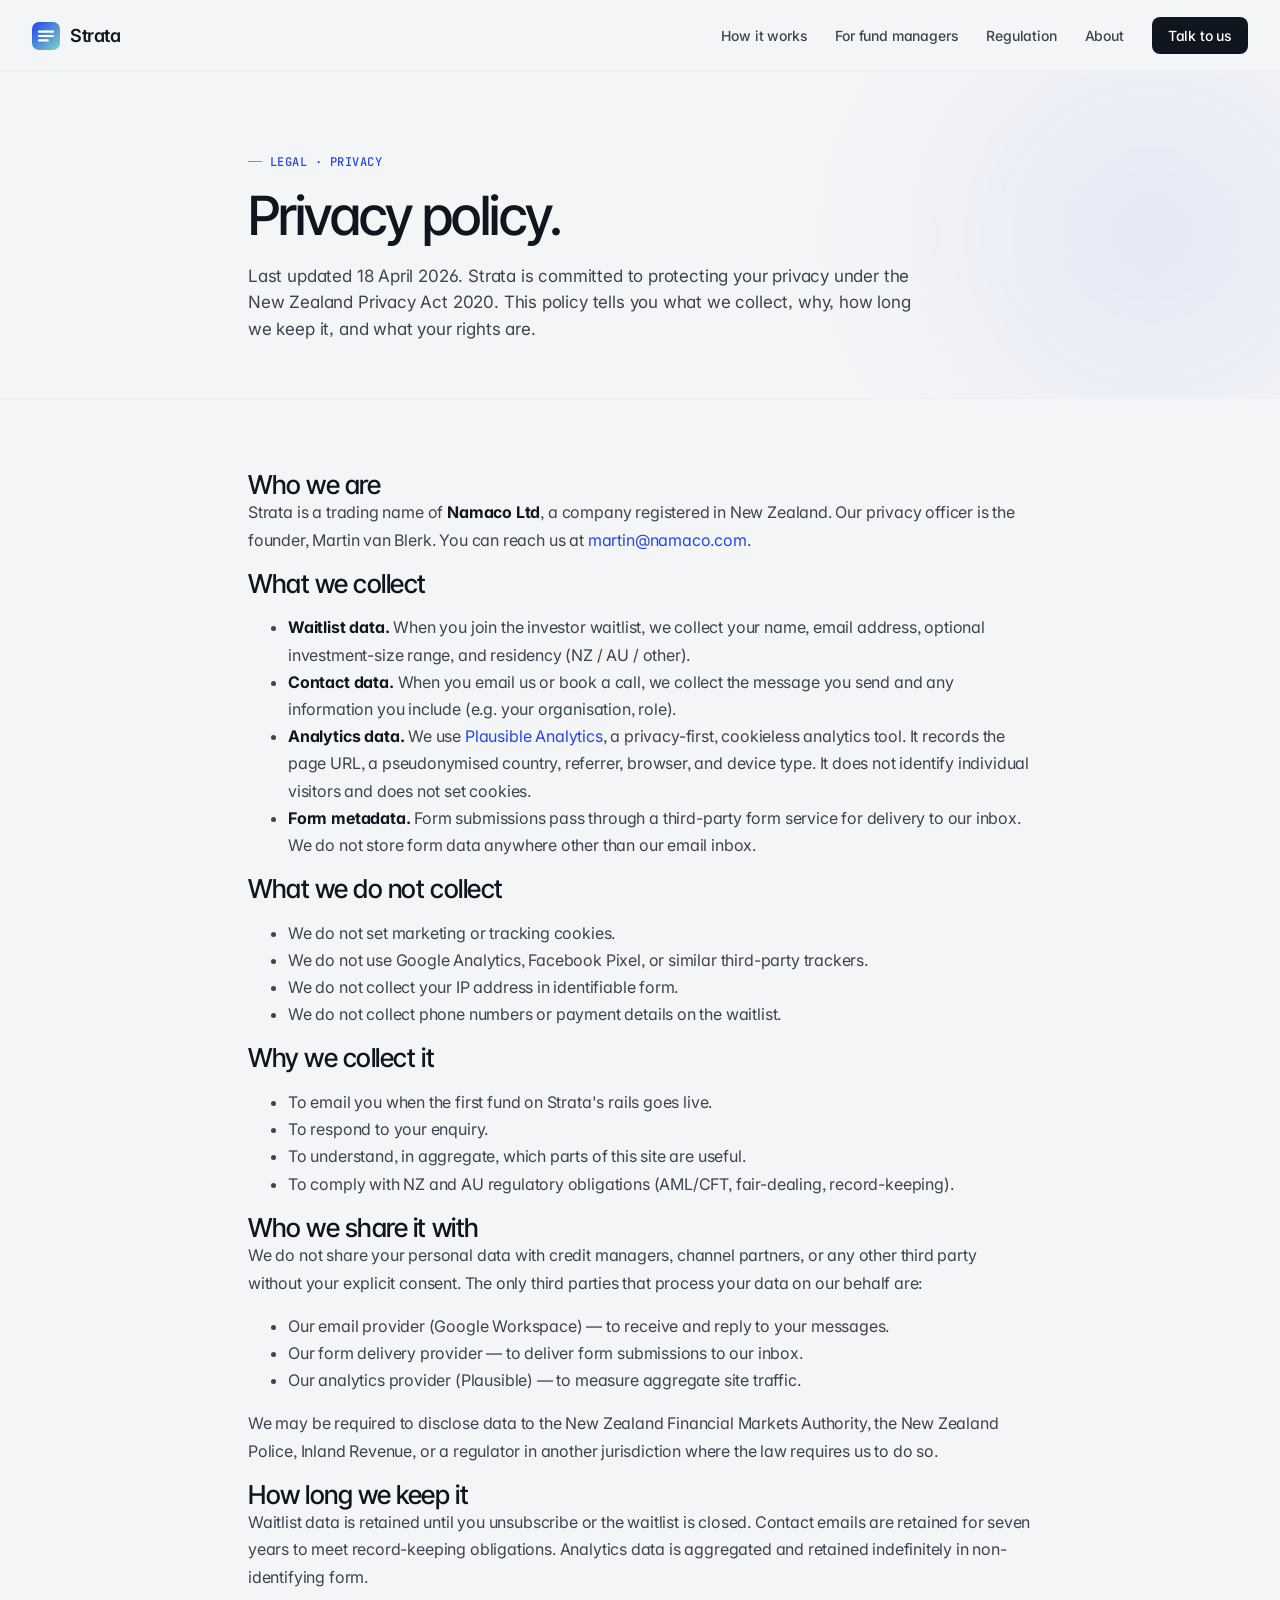
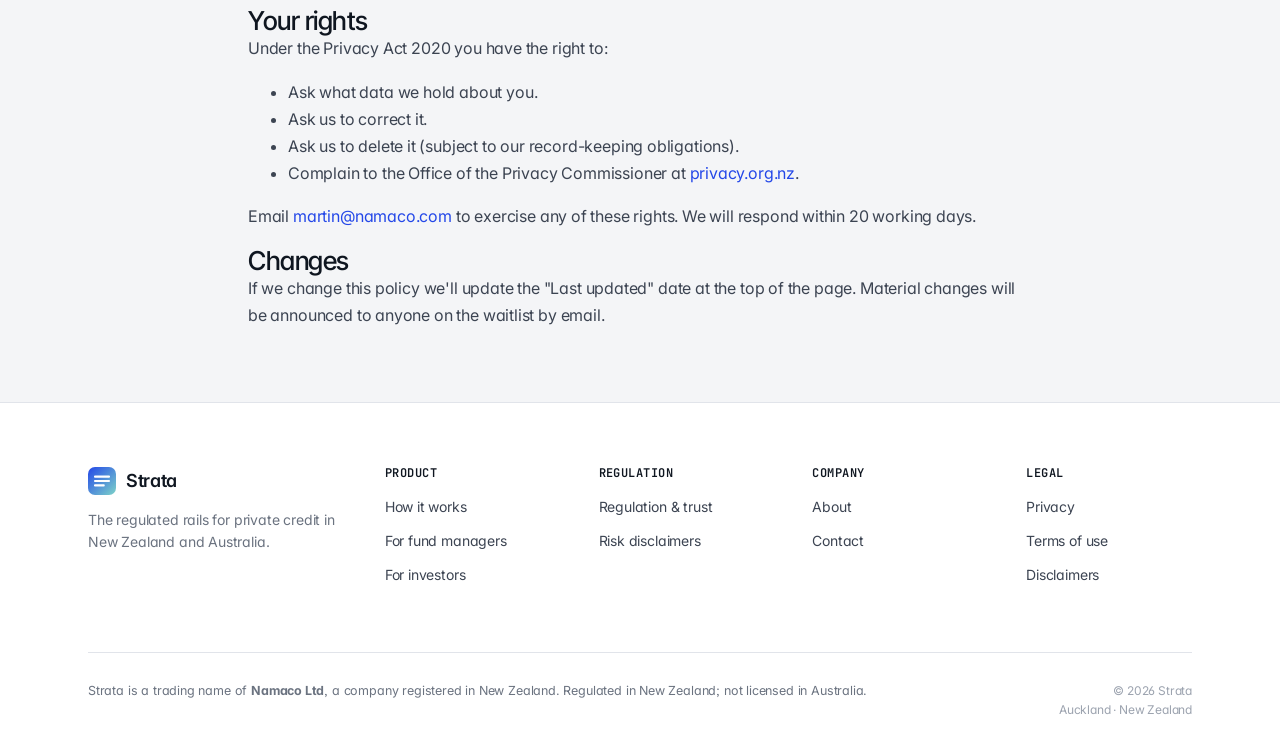
<file: legal/privacy.html>
<!DOCTYPE html>
<html lang="en">
<head>
<meta charset="UTF-8" />
<meta name="viewport" content="width=device-width, initial-scale=1.0" />
<meta name="description" content="Strata privacy policy — what we collect, why, how long we keep it, and your rights under the New Zealand Privacy Act 2020." />
<meta name="theme-color" content="#FFFFFF" />
<meta name="robots" content="index, follow" />
<title>Privacy — Strata</title>
<link rel="icon" href="data:image/svg+xml,%3Csvg xmlns='http://www.w3.org/2000/svg' viewBox='0 0 32 32'%3E%3Crect width='32' height='32' rx='7' fill='%23635BFF'/%3E%3Cpath d='M9 12h14M9 16h14M9 20h10' stroke='white' stroke-width='2.5' stroke-linecap='round'/%3E%3C/svg%3E" />
<script defer data-domain="strata.co.nz" src="https://plausible.io/js/script.js"></script>
<link rel="preconnect" href="https://fonts.googleapis.com">
<link rel="preconnect" href="https://fonts.gstatic.com" crossorigin>
<link href="https://fonts.googleapis.com/css2?family=Inter:wght@400;500;600&family=Inter+Tight:wght@400;500;600&family=JetBrains+Mono:wght@400;500&display=swap" rel="stylesheet">
<link rel="stylesheet" href="/assets/css/strata.css">
</head>
<body>
<a class="skip-link" href="#main">Skip to content</a>

<nav class="topnav" aria-label="Primary">
  <a class="brand" href="/" data-path="/">
    <svg class="logo-mark" viewBox="0 0 32 32" aria-hidden="true"><defs><linearGradient id="g" x1="0" y1="0" x2="1" y2="1"><stop offset="0%" stop-color="#2347E8"/><stop offset="100%" stop-color="#7DD3C9"/></linearGradient></defs><rect width="32" height="32" rx="8" fill="url(#g)"/><path d="M8 11h16M8 16h16M8 21h10" stroke="white" stroke-width="2.4" stroke-linecap="round" fill="none"/></svg>
    Strata
  </a>
  <div class="right">
    <a href="/how-it-works.html" class="nav-hide-mobile">How it works</a>
    <a href="/fund-managers.html" class="nav-hide-mobile">For fund managers</a>
    <a href="/regulation.html" class="nav-hide-mobile">Regulation</a>
    <a href="/about.html" class="nav-hide-mobile">About</a>
    <a class="cta" href="/about.html#contact">Talk to us</a>
  </div>
</nav>

<main id="main">

<header class="page-header">
  <div class="wrap-narrow">
    <p class="section-eyebrow">Legal · Privacy</p>
    <h1>Privacy policy.</h1>
    <p class="lede">Last updated 18 April 2026. Strata is committed to protecting your privacy under the New Zealand Privacy Act 2020. This policy tells you what we collect, why, how long we keep it, and what your rights are.</p>
  </div>
</header>

<section class="section tight">
  <div class="wrap-narrow" style="font-size: 16px; line-height: 1.7; color: var(--ink-2);">

    <h3 style="color: var(--ink); margin-top: 0;">Who we are</h3>
    <p>Strata is a trading name of <strong style="color: var(--ink);">Namaco Ltd</strong>, a company registered in New Zealand. Our privacy officer is the founder, Martin van Blerk. You can reach us at <a href="mailto:martin@namaco.com">martin@namaco.com</a>.</p>

    <h3 style="color: var(--ink);">What we collect</h3>
    <ul>
      <li><strong style="color: var(--ink);">Waitlist data.</strong> When you join the investor waitlist, we collect your name, email address, optional investment-size range, and residency (NZ / AU / other).</li>
      <li><strong style="color: var(--ink);">Contact data.</strong> When you email us or book a call, we collect the message you send and any information you include (e.g. your organisation, role).</li>
      <li><strong style="color: var(--ink);">Analytics data.</strong> We use <a href="https://plausible.io/privacy-focused-web-analytics" target="_blank" rel="noopener">Plausible Analytics</a>, a privacy-first, cookieless analytics tool. It records the page URL, a pseudonymised country, referrer, browser, and device type. It does not identify individual visitors and does not set cookies.</li>
      <li><strong style="color: var(--ink);">Form metadata.</strong> Form submissions pass through a third-party form service for delivery to our inbox. We do not store form data anywhere other than our email inbox.</li>
    </ul>

    <h3 style="color: var(--ink);">What we do not collect</h3>
    <ul>
      <li>We do not set marketing or tracking cookies.</li>
      <li>We do not use Google Analytics, Facebook Pixel, or similar third-party trackers.</li>
      <li>We do not collect your IP address in identifiable form.</li>
      <li>We do not collect phone numbers or payment details on the waitlist.</li>
    </ul>

    <h3 style="color: var(--ink);">Why we collect it</h3>
    <ul>
      <li>To email you when the first fund on Strata's rails goes live.</li>
      <li>To respond to your enquiry.</li>
      <li>To understand, in aggregate, which parts of this site are useful.</li>
      <li>To comply with NZ and AU regulatory obligations (AML/CFT, fair-dealing, record-keeping).</li>
    </ul>

    <h3 style="color: var(--ink);">Who we share it with</h3>
    <p>We do not share your personal data with credit managers, channel partners, or any other third party without your explicit consent. The only third parties that process your data on our behalf are:</p>
    <ul>
      <li>Our email provider (Google Workspace) — to receive and reply to your messages.</li>
      <li>Our form delivery provider — to deliver form submissions to our inbox.</li>
      <li>Our analytics provider (Plausible) — to measure aggregate site traffic.</li>
    </ul>
    <p>We may be required to disclose data to the New Zealand Financial Markets Authority, the New Zealand Police, Inland Revenue, or a regulator in another jurisdiction where the law requires us to do so.</p>

    <h3 style="color: var(--ink);">How long we keep it</h3>
    <p>Waitlist data is retained until you unsubscribe or the waitlist is closed. Contact emails are retained for seven years to meet record-keeping obligations. Analytics data is aggregated and retained indefinitely in non-identifying form.</p>

    <h3 style="color: var(--ink);">Your rights</h3>
    <p>Under the Privacy Act 2020 you have the right to:</p>
    <ul>
      <li>Ask what data we hold about you.</li>
      <li>Ask us to correct it.</li>
      <li>Ask us to delete it (subject to our record-keeping obligations).</li>
      <li>Complain to the Office of the Privacy Commissioner at <a href="https://www.privacy.org.nz" target="_blank" rel="noopener">privacy.org.nz</a>.</li>
    </ul>
    <p>Email <a href="mailto:martin@namaco.com">martin@namaco.com</a> to exercise any of these rights. We will respond within 20 working days.</p>

    <h3 style="color: var(--ink);">Changes</h3>
    <p>If we change this policy we'll update the "Last updated" date at the top of the page. Material changes will be announced to anyone on the waitlist by email.</p>

  </div>
</section>

</main>

<footer class="site-footer">
  <div class="wrap">
    <div class="footer-grid">
      <div class="footer-brand">
        <a class="brand" href="/">
          <svg class="logo-mark" viewBox="0 0 32 32" aria-hidden="true"><defs><linearGradient id="g" x1="0" y1="0" x2="1" y2="1"><stop offset="0%" stop-color="#2347E8"/><stop offset="100%" stop-color="#7DD3C9"/></linearGradient></defs><rect width="32" height="32" rx="8" fill="url(#g)"/><path d="M8 11h16M8 16h16M8 21h10" stroke="white" stroke-width="2.4" stroke-linecap="round" fill="none"/></svg>
          Strata
        </a>
        <p>The regulated rails for private credit in New Zealand and Australia.</p>
      </div>
      <div class="footer-col"><h5>Product</h5><ul>
        <li><a href="/how-it-works.html">How it works</a></li>
        <li><a href="/fund-managers.html">For fund managers</a></li>
        <li><a href="/investors.html">For investors</a></li>
      </ul></div>
      <div class="footer-col"><h5>Regulation</h5><ul>
        <li><a href="/regulation.html">Regulation &amp; trust</a></li>
        <li><a href="/legal/disclaimers.html">Risk disclaimers</a></li>
      </ul></div>
      <div class="footer-col"><h5>Company</h5><ul>
        <li><a href="/about.html">About</a></li>
        <li><a href="/about.html#contact">Contact</a></li>
      </ul></div>
      <div class="footer-col"><h5>Legal</h5><ul>
        <li><a href="/legal/privacy.html">Privacy</a></li>
        <li><a href="/legal/terms.html">Terms of use</a></li>
        <li><a href="/legal/disclaimers.html">Disclaimers</a></li>
      </ul></div>
    </div>
    <div class="footer-fine">
      <div class="fine-p">Strata is a trading name of <strong>Namaco Ltd</strong>, a company registered in New Zealand. Regulated in New Zealand; not licensed in Australia.</div>
      <div class="copyright">© 2026 Strata<br>Auckland · New Zealand</div>
    </div>
  </div>
</footer>
<script src="/assets/js/strata.js"></script>
</body>
</html>
</file>
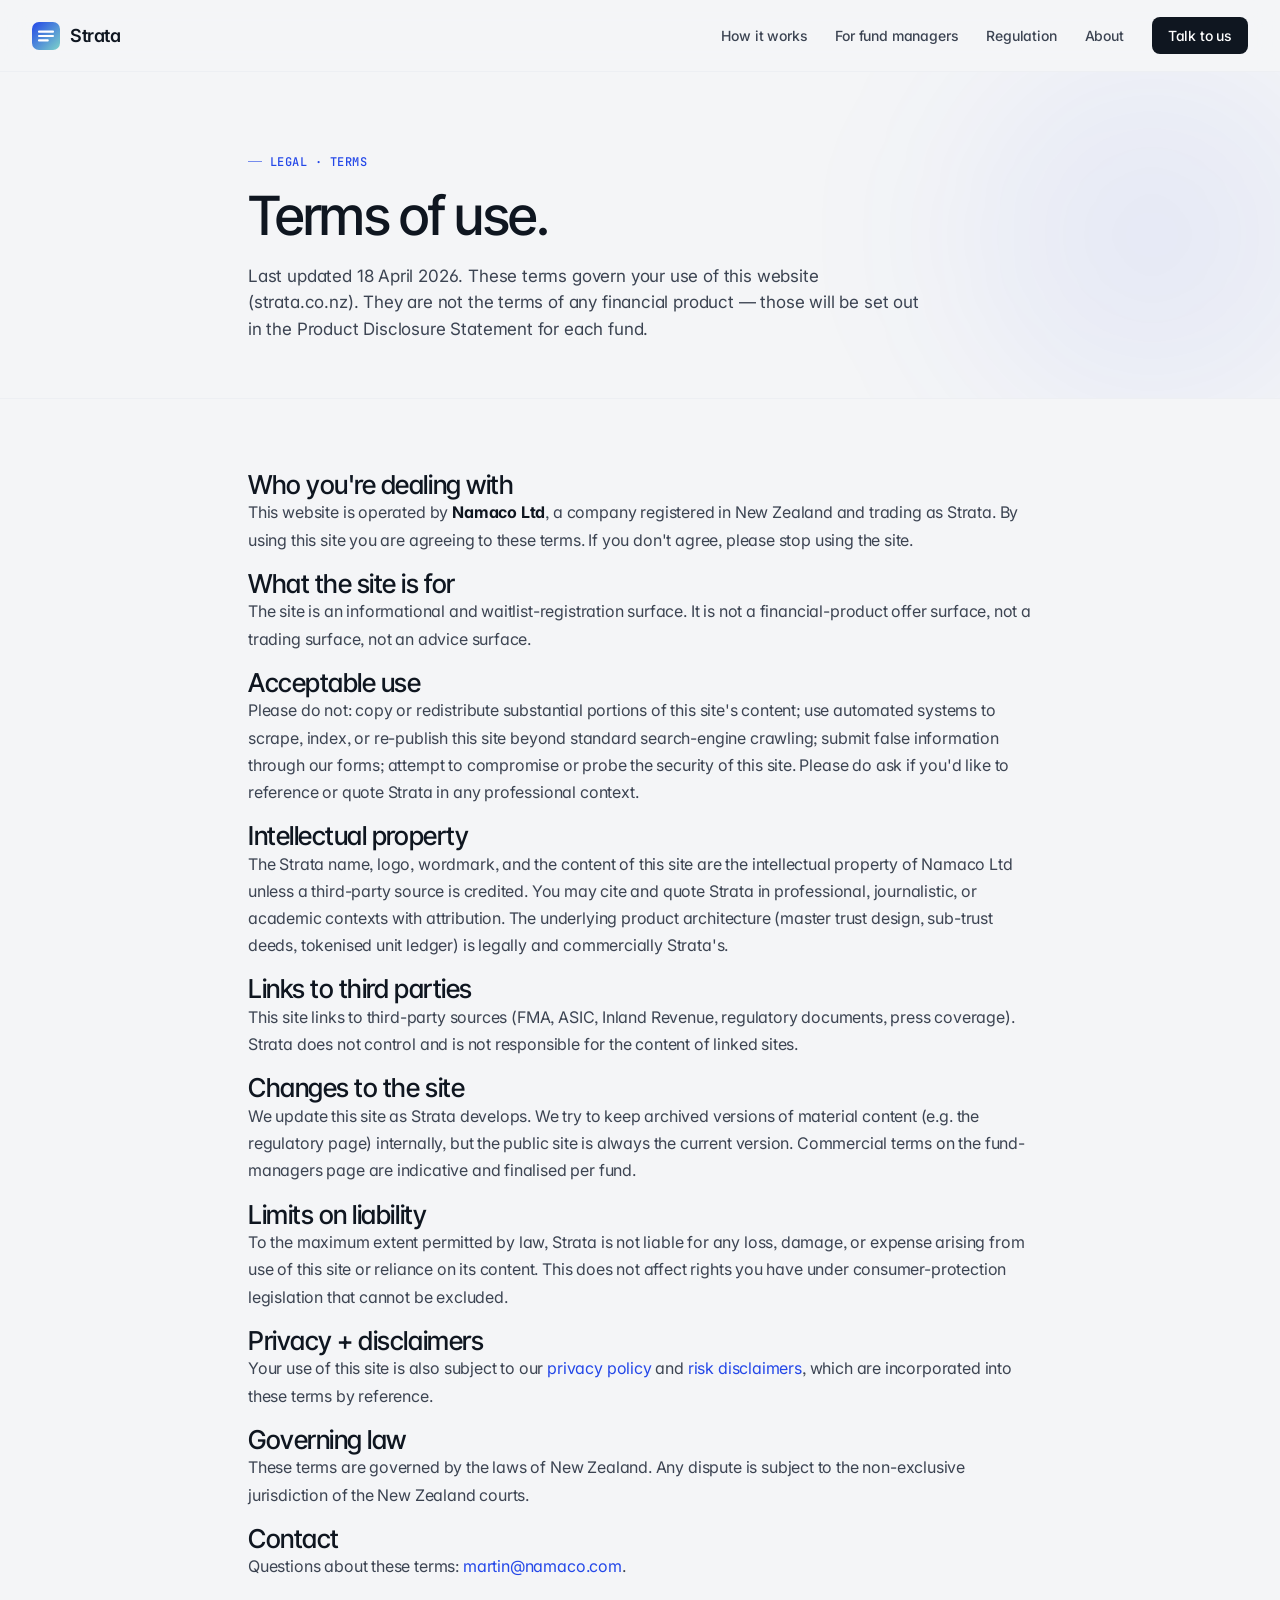
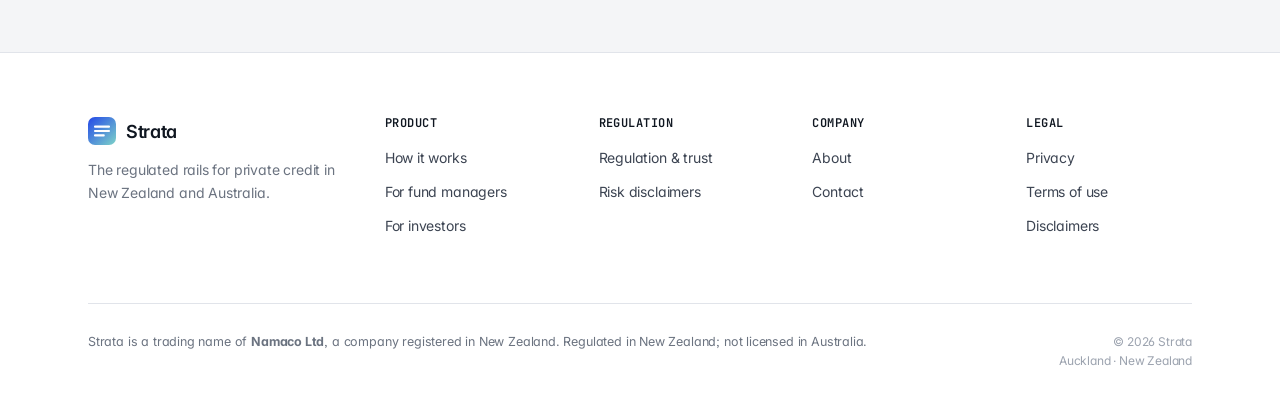
<file: legal/terms.html>
<!DOCTYPE html>
<html lang="en">
<head>
<meta charset="UTF-8" />
<meta name="viewport" content="width=device-width, initial-scale=1.0" />
<meta name="description" content="Strata terms of use — conditions under which you access and use this website, acceptable use, intellectual property, and the governing law." />
<meta name="theme-color" content="#FFFFFF" />
<meta name="robots" content="index, follow" />
<title>Terms of use — Strata</title>
<link rel="icon" href="data:image/svg+xml,%3Csvg xmlns='http://www.w3.org/2000/svg' viewBox='0 0 32 32'%3E%3Crect width='32' height='32' rx='7' fill='%23635BFF'/%3E%3Cpath d='M9 12h14M9 16h14M9 20h10' stroke='white' stroke-width='2.5' stroke-linecap='round'/%3E%3C/svg%3E" />
<script defer data-domain="strata.co.nz" src="https://plausible.io/js/script.js"></script>
<link rel="preconnect" href="https://fonts.googleapis.com">
<link rel="preconnect" href="https://fonts.gstatic.com" crossorigin>
<link href="https://fonts.googleapis.com/css2?family=Inter:wght@400;500;600&family=Inter+Tight:wght@400;500;600&family=JetBrains+Mono:wght@400;500&display=swap" rel="stylesheet">
<link rel="stylesheet" href="/assets/css/strata.css">
</head>
<body>
<a class="skip-link" href="#main">Skip to content</a>

<nav class="topnav" aria-label="Primary">
  <a class="brand" href="/" data-path="/">
    <svg class="logo-mark" viewBox="0 0 32 32" aria-hidden="true"><defs><linearGradient id="g" x1="0" y1="0" x2="1" y2="1"><stop offset="0%" stop-color="#2347E8"/><stop offset="100%" stop-color="#7DD3C9"/></linearGradient></defs><rect width="32" height="32" rx="8" fill="url(#g)"/><path d="M8 11h16M8 16h16M8 21h10" stroke="white" stroke-width="2.4" stroke-linecap="round" fill="none"/></svg>
    Strata
  </a>
  <div class="right">
    <a href="/how-it-works.html" class="nav-hide-mobile">How it works</a>
    <a href="/fund-managers.html" class="nav-hide-mobile">For fund managers</a>
    <a href="/regulation.html" class="nav-hide-mobile">Regulation</a>
    <a href="/about.html" class="nav-hide-mobile">About</a>
    <a class="cta" href="/about.html#contact">Talk to us</a>
  </div>
</nav>

<main id="main">

<header class="page-header">
  <div class="wrap-narrow">
    <p class="section-eyebrow">Legal · Terms</p>
    <h1>Terms of use.</h1>
    <p class="lede">Last updated 18 April 2026. These terms govern your use of this website (strata.co.nz). They are not the terms of any financial product — those will be set out in the Product Disclosure Statement for each fund.</p>
  </div>
</header>

<section class="section tight">
  <div class="wrap-narrow" style="font-size: 16px; line-height: 1.7; color: var(--ink-2);">

    <h3 style="color: var(--ink); margin-top: 0;">Who you're dealing with</h3>
    <p>This website is operated by <strong style="color: var(--ink);">Namaco Ltd</strong>, a company registered in New Zealand and trading as Strata. By using this site you are agreeing to these terms. If you don't agree, please stop using the site.</p>

    <h3 style="color: var(--ink);">What the site is for</h3>
    <p>The site is an informational and waitlist-registration surface. It is not a financial-product offer surface, not a trading surface, not an advice surface.</p>

    <h3 style="color: var(--ink);">Acceptable use</h3>
    <p>Please do not: copy or redistribute substantial portions of this site's content; use automated systems to scrape, index, or re-publish this site beyond standard search-engine crawling; submit false information through our forms; attempt to compromise or probe the security of this site. Please do ask if you'd like to reference or quote Strata in any professional context.</p>

    <h3 style="color: var(--ink);">Intellectual property</h3>
    <p>The Strata name, logo, wordmark, and the content of this site are the intellectual property of Namaco Ltd unless a third-party source is credited. You may cite and quote Strata in professional, journalistic, or academic contexts with attribution. The underlying product architecture (master trust design, sub-trust deeds, tokenised unit ledger) is legally and commercially Strata's.</p>

    <h3 style="color: var(--ink);">Links to third parties</h3>
    <p>This site links to third-party sources (FMA, ASIC, Inland Revenue, regulatory documents, press coverage). Strata does not control and is not responsible for the content of linked sites.</p>

    <h3 style="color: var(--ink);">Changes to the site</h3>
    <p>We update this site as Strata develops. We try to keep archived versions of material content (e.g. the regulatory page) internally, but the public site is always the current version. Commercial terms on the fund-managers page are indicative and finalised per fund.</p>

    <h3 style="color: var(--ink);">Limits on liability</h3>
    <p>To the maximum extent permitted by law, Strata is not liable for any loss, damage, or expense arising from use of this site or reliance on its content. This does not affect rights you have under consumer-protection legislation that cannot be excluded.</p>

    <h3 style="color: var(--ink);">Privacy + disclaimers</h3>
    <p>Your use of this site is also subject to our <a href="/legal/privacy.html">privacy policy</a> and <a href="/legal/disclaimers.html">risk disclaimers</a>, which are incorporated into these terms by reference.</p>

    <h3 style="color: var(--ink);">Governing law</h3>
    <p>These terms are governed by the laws of New Zealand. Any dispute is subject to the non-exclusive jurisdiction of the New Zealand courts.</p>

    <h3 style="color: var(--ink);">Contact</h3>
    <p>Questions about these terms: <a href="mailto:martin@namaco.com">martin@namaco.com</a>.</p>

  </div>
</section>

</main>

<footer class="site-footer">
  <div class="wrap">
    <div class="footer-grid">
      <div class="footer-brand">
        <a class="brand" href="/">
          <svg class="logo-mark" viewBox="0 0 32 32" aria-hidden="true"><defs><linearGradient id="g" x1="0" y1="0" x2="1" y2="1"><stop offset="0%" stop-color="#2347E8"/><stop offset="100%" stop-color="#7DD3C9"/></linearGradient></defs><rect width="32" height="32" rx="8" fill="url(#g)"/><path d="M8 11h16M8 16h16M8 21h10" stroke="white" stroke-width="2.4" stroke-linecap="round" fill="none"/></svg>
          Strata
        </a>
        <p>The regulated rails for private credit in New Zealand and Australia.</p>
      </div>
      <div class="footer-col"><h5>Product</h5><ul>
        <li><a href="/how-it-works.html">How it works</a></li>
        <li><a href="/fund-managers.html">For fund managers</a></li>
        <li><a href="/investors.html">For investors</a></li>
      </ul></div>
      <div class="footer-col"><h5>Regulation</h5><ul>
        <li><a href="/regulation.html">Regulation &amp; trust</a></li>
        <li><a href="/legal/disclaimers.html">Risk disclaimers</a></li>
      </ul></div>
      <div class="footer-col"><h5>Company</h5><ul>
        <li><a href="/about.html">About</a></li>
        <li><a href="/about.html#contact">Contact</a></li>
      </ul></div>
      <div class="footer-col"><h5>Legal</h5><ul>
        <li><a href="/legal/privacy.html">Privacy</a></li>
        <li><a href="/legal/terms.html">Terms of use</a></li>
        <li><a href="/legal/disclaimers.html">Disclaimers</a></li>
      </ul></div>
    </div>
    <div class="footer-fine">
      <div class="fine-p">Strata is a trading name of <strong>Namaco Ltd</strong>, a company registered in New Zealand. Regulated in New Zealand; not licensed in Australia.</div>
      <div class="copyright">© 2026 Strata<br>Auckland · New Zealand</div>
    </div>
  </div>
</footer>
<script src="/assets/js/strata.js"></script>
</body>
</html>
</file>
<file: assets/css/strata.css>
/* ==========================================================================
   Strata — design system v3
   Homeshare-adjacent cool off-white canvas. Shifted-royal #2347E8 primary
   (sibling to homeshare's #0443E2, not twin). Retained Stripe-style mesh
   gradient recoloured to blue→cyan→mint→rose. Inter Tight display, Inter
   body, JetBrains Mono data. 8px buttons, 16px cards, border-led (no shadow
   at rest). Single signature move: gradient underline on H1 accent word.
   ========================================================================== */

:root {
  /* Canvas */
  --bg:              #F4F5F7;
  --bg-2:            #FFFFFF;
  --bg-3:            #EDEFF2;
  --bg-dark:         #0F1620;
  --bg-dark-2:       #141C29;

  /* Borders */
  --border:          #E1E4EA;
  --border-soft:     #EDEFF3;
  --border-strong:   #C8CDD6;

  /* Ink */
  --ink:             #0F1620;
  --ink-2:           #3C4452;
  --ink-3:           #6B7380;
  --ink-4:           #9CA3AF;
  --ink-inverse:     #FFFFFF;
  --ink-on-dark:     #B8BEC9;
  --ink-on-dark-2:   #7F8699;

  /* Primary */
  --primary:         #2347E8;
  --primary-hover:   #1832BE;
  --primary-dark:    #132183;
  --primary-soft:    #EEF1FF;
  --primary-softer:  #F6F8FF;

  /* Gradient stops (hero mesh + accents) */
  --grad-1:          #2347E8;
  --grad-2:          #4AA8FF;
  --grad-3:          #7DD3C9;
  --grad-4:          #F5B5CE;

  /* Data */
  --positive:        #0B8F50;
  --positive-bg:     #E3F5EA;
  --negative:        #CC2B2B;
  --negative-bg:     #FCE9E9;
  --info:            #2347E8;
  --info-bg:         #EEF1FF;
  --warning:         #A85D00;
  --warning-bg:      #FFF0DC;

  /* Radii */
  --r-xs:            4px;
  --r-sm:            6px;
  --r-md:            8px;
  --r-lg:            12px;
  --r-xl:            16px;
  --r-2xl:           20px;
  --r-pill:          9999px;

  /* Motion */
  --ease:            cubic-bezier(0.22, 0.61, 0.36, 1);
  --fast:            150ms;
  --base:            220ms;
  --slow:            400ms;

  /* Shadows (used sparingly — primarily borders-led) */
  --shadow-sm:       0 1px 2px rgba(15, 22, 32, 0.04);
  --shadow-md:       0 4px 14px rgba(15, 22, 32, 0.06);
  --shadow-lg:       0 18px 36px -12px rgba(15, 22, 32, 0.14);
  --shadow-focus:    0 0 0 3px rgba(35, 71, 232, 0.22);

  /* Spacing */
  --pad-x:           48px;
  --pad-x-mobile:    20px;
}

* { box-sizing: border-box; -webkit-font-smoothing: antialiased; -moz-osx-font-smoothing: grayscale; }

html {
  overflow-x: clip;
}
html, body {
  margin: 0; padding: 0;
  background: var(--bg);
  color: var(--ink);
  font-family: 'Inter', -apple-system, BlinkMacSystemFont, 'Segoe UI', Helvetica, Arial, sans-serif;
  font-feature-settings: 'cv11', 'ss01', 'ss03';
  letter-spacing: -0.011em;
  line-height: 1.5;
  text-rendering: optimizeLegibility;
}

html { scroll-padding-top: 96px; scroll-behavior: smooth; }
body { padding-top: 72px; }

::selection { background: var(--primary-soft); color: var(--primary-dark); }

img, svg { max-width: 100%; display: block; }

a { color: var(--primary); text-decoration: none; transition: color var(--fast) var(--ease); }
a:hover { color: var(--primary-hover); }

.skip-link {
  position: absolute; left: -9999px; top: 12px;
  padding: 10px 18px; background: var(--ink); color: var(--ink-inverse);
  font-size: 14px; font-weight: 500;
  text-decoration: none; border-radius: var(--r-md);
  z-index: 200;
}
.skip-link:focus { left: 16px; }

:focus-visible { outline: 2px solid var(--primary); outline-offset: 3px; border-radius: 3px; }

/* ==========================================================================
   Layout primitives
   ========================================================================== */

.wrap { max-width: 1200px; margin: 0 auto; padding: 0 48px; }
.wrap-narrow { max-width: 880px; margin: 0 auto; padding: 0 48px; }

.section { padding: 112px 0; position: relative; }
.section.tight { padding: 72px 0; }
.section.surface { background: var(--bg-2); border-top: 1px solid var(--border-soft); border-bottom: 1px solid var(--border-soft); }
.section.dark {
  background: var(--bg-dark);
  color: var(--ink-inverse);
}
.section.dark h1, .section.dark h2, .section.dark h3, .section.dark h4 { color: var(--ink-inverse); }
.section.dark .lede, .section.dark .body { color: var(--ink-on-dark); }
.section.dark .section-eyebrow { color: var(--grad-2); }

/* ==========================================================================
   Typography
   ========================================================================== */

h1, h2, h3, h4, h5 {
  margin: 0;
  font-family: 'Inter Tight', 'Inter', sans-serif;
  font-weight: 500;
  line-height: 1.1;
  letter-spacing: -0.022em;
  color: var(--ink);
}

h1 {
  font-size: clamp(40px, 6.2vw, 72px);
  letter-spacing: -0.03em;
  line-height: 1.02;
  font-weight: 500;
}
h2 {
  font-size: clamp(30px, 4vw, 44px);
  letter-spacing: -0.025em;
  font-weight: 500;
}
h3 {
  font-size: clamp(20px, 2.2vw, 26px);
  letter-spacing: -0.018em;
  font-weight: 500;
}
h4 {
  font-size: 18px;
  letter-spacing: -0.01em;
  font-weight: 600;
}

/* H1 accent word — gradient underline (signature move) */
h1 .accent, h2 .accent {
  position: relative;
  display: inline-block;
  white-space: nowrap;
}
h1 .accent::after, h2 .accent::after {
  content: "";
  position: absolute;
  left: 0; right: 0;
  bottom: 4px;
  height: 4px;
  background: linear-gradient(90deg,
    var(--grad-1) 0%,
    var(--grad-2) 35%,
    var(--grad-3) 65%,
    var(--grad-4) 100%);
  border-radius: 2px;
  opacity: 0.95;
}
h2 .accent::after { bottom: 2px; height: 3px; }

p { margin: 0 0 1em; }
p:last-child { margin-bottom: 0; }

.lede {
  font-size: clamp(17px, 1.3vw, 20px);
  line-height: 1.55;
  color: var(--ink-2);
  max-width: 640px;
  font-weight: 400;
  margin: 0 0 32px;
}

.body { font-size: 16px; line-height: 1.62; color: var(--ink-2); }
.small { font-size: 14px; line-height: 1.55; color: var(--ink-3); }
.meta { font-size: 13px; line-height: 1.5; color: var(--ink-4); }

.section-eyebrow {
  display: inline-flex; align-items: center; gap: 8px;
  font-family: 'JetBrains Mono', ui-monospace, monospace;
  font-size: 12px;
  font-weight: 500;
  letter-spacing: 0.04em;
  color: var(--primary);
  margin: 0 0 16px;
  text-transform: uppercase;
}
.section-eyebrow::before {
  content: "";
  width: 14px; height: 1px;
  background: var(--primary);
  opacity: 0.6;
}

.link-arrow {
  display: inline-flex; align-items: center; gap: 6px;
  color: var(--primary);
  font-weight: 500;
  font-size: 15px;
}
.link-arrow .arrow { transition: transform var(--fast) var(--ease); display: inline-block; }
.link-arrow:hover .arrow { transform: translateX(3px); }

code, .mono, .tabular {
  font-family: 'JetBrains Mono', ui-monospace, SFMono-Regular, Menlo, monospace;
  font-feature-settings: 'tnum', 'lnum';
}
.tabular { font-variant-numeric: tabular-nums; }

hr { border: 0; border-top: 1px solid var(--border); margin: 32px 0; }

/* ==========================================================================
   Top navigation
   ========================================================================== */

.topnav {
  position: fixed; top: 0; left: 0; right: 0;
  display: flex; justify-content: space-between; align-items: center;
  padding: 0 32px;
  z-index: 100;
  background: rgba(244, 245, 247, 0.86);
  backdrop-filter: saturate(180%) blur(16px);
  -webkit-backdrop-filter: saturate(180%) blur(16px);
  border-bottom: 1px solid var(--border-soft);
  height: 72px;
}
.topnav .brand {
  font-size: 18px;
  font-weight: 600;
  color: var(--ink);
  letter-spacing: -0.025em;
  text-decoration: none;
  display: flex; align-items: center; gap: 10px;
}
.topnav .brand .logo-mark {
  width: 28px; height: 28px;
}
.topnav .right { display: flex; align-items: center; gap: 28px; }
.topnav .right a {
  font-size: 14px;
  font-weight: 500;
  color: var(--ink-2);
  text-decoration: none;
  transition: color var(--fast) var(--ease);
}
.topnav .right a:hover,
.topnav .right a.current {
  color: var(--ink);
}
.topnav .right a.cta {
  padding: 8px 16px;
  background: var(--ink);
  color: var(--ink-inverse);
  border-radius: var(--r-md);
  font-weight: 500;
  transition: background-color var(--fast) var(--ease);
}
.topnav .right a.cta:hover { background: #20283A; color: var(--ink-inverse); }

/* ==========================================================================
   Buttons (rounded rectangles, no pill)
   ========================================================================== */

.btn {
  display: inline-flex; align-items: center; justify-content: center;
  gap: 8px;
  padding: 11px 20px;
  font-family: inherit;
  font-size: 15px;
  font-weight: 500;
  letter-spacing: -0.005em;
  text-decoration: none;
  border: 1px solid transparent;
  border-radius: var(--r-md);
  cursor: pointer;
  transition: background-color var(--fast) var(--ease),
              border-color var(--fast) var(--ease),
              color var(--fast) var(--ease),
              box-shadow var(--base) var(--ease);
  min-height: 44px;
  white-space: nowrap;
  line-height: 1;
}

.btn-primary {
  background: var(--ink);
  color: var(--ink-inverse);
  border-color: var(--ink);
}
.btn-primary:hover {
  background: #20283A;
  border-color: #20283A;
  color: var(--ink-inverse);
  box-shadow: 0 6px 20px -8px rgba(15, 22, 32, 0.35);
}

.btn-accent {
  background: var(--primary);
  color: var(--ink-inverse);
  border-color: var(--primary);
}
.btn-accent:hover {
  background: var(--primary-hover);
  border-color: var(--primary-hover);
  color: var(--ink-inverse);
  box-shadow: 0 6px 20px -8px rgba(35, 71, 232, 0.4);
}

.btn-ghost {
  background: transparent;
  color: var(--ink);
  border-color: var(--border-strong);
}
.btn-ghost:hover {
  background: var(--bg-2);
  border-color: var(--ink-3);
  color: var(--ink);
}

.btn-light {
  background: var(--bg-2);
  color: var(--ink);
  border-color: var(--border);
}
.btn-light:hover { background: var(--bg-3); color: var(--ink); }

.btn svg {
  width: 15px; height: 15px;
  stroke: currentColor; fill: none; stroke-width: 2;
}

.btn-lg { padding: 13px 24px; font-size: 16px; min-height: 48px; }
.btn-sm { padding: 7px 14px; font-size: 13px; min-height: 36px; }

/* ==========================================================================
   Hero — landing page
   ========================================================================== */

.hero {
  position: relative;
  padding: 96px 0 72px;
  overflow: hidden;
  background: var(--bg);
}

/* Recoloured mesh gradient — blue → cyan → mint → soft rose */
.hero-mesh {
  position: absolute;
  inset: -20% -15% -15% -15%;
  z-index: 0;
  pointer-events: none;
  opacity: 0.55;
  filter: blur(90px) saturate(130%);
}
.hero-mesh::before,
.hero-mesh::after {
  content: "";
  position: absolute;
  border-radius: 50%;
  animation: mesh-drift 36s linear infinite;
}
.hero-mesh::before {
  width: 760px; height: 760px;
  top: -80px; right: -120px;
  background:
    radial-gradient(circle at 30% 40%, var(--grad-1) 0%, transparent 55%),
    radial-gradient(circle at 70% 60%, var(--grad-2) 0%, transparent 55%);
}
.hero-mesh::after {
  width: 680px; height: 680px;
  top: 140px; left: -120px;
  background:
    radial-gradient(circle at 60% 40%, var(--grad-3) 0%, transparent 55%),
    radial-gradient(circle at 30% 70%, var(--grad-4) 0%, transparent 55%);
  animation-delay: -18s;
  animation-duration: 44s;
}
@keyframes mesh-drift {
  0%   { transform: translate3d(0, 0, 0) rotate(0deg); }
  50%  { transform: translate3d(30px, -15px, 0) rotate(180deg); }
  100% { transform: translate3d(0, 0, 0) rotate(360deg); }
}
@media (prefers-reduced-motion: reduce) {
  .hero-mesh::before, .hero-mesh::after { animation: none; }
}

.hero > .wrap { position: relative; z-index: 1; }

.hero-badge {
  display: inline-flex; align-items: center; gap: 8px;
  padding: 6px 12px 6px 10px;
  background: var(--bg-2);
  border: 1px solid var(--border);
  border-radius: var(--r-pill);
  font-size: 13px;
  font-weight: 500;
  color: var(--ink-2);
  margin-bottom: 28px;
  text-decoration: none;
  transition: border-color var(--fast) var(--ease);
  box-shadow: var(--shadow-sm);
}
.hero-badge:hover { border-color: var(--border-strong); color: var(--ink); }
.hero-badge .dot {
  width: 7px; height: 7px; border-radius: 50%;
  background: var(--positive);
  box-shadow: 0 0 0 3px rgba(11, 143, 80, 0.18);
}
.hero-badge .arrow { color: var(--ink-3); margin-left: 2px; transition: transform var(--fast) var(--ease); }
.hero-badge:hover .arrow { transform: translateX(2px); color: var(--primary); }

.hero h1 { margin: 0 0 24px; max-width: 920px; }

.hero-sub {
  font-size: clamp(17px, 1.4vw, 20px);
  line-height: 1.5;
  color: var(--ink-2);
  max-width: 580px;
  margin: 0 0 36px;
  font-weight: 400;
}

.hero-ctas { display: flex; flex-wrap: wrap; gap: 12px; align-items: center; }

/* ==========================================================================
   Live-status strip
   ========================================================================== */

.status-strip {
  background: var(--bg-2);
  border-top: 1px solid var(--border-soft);
  border-bottom: 1px solid var(--border-soft);
  padding: 18px 0;
}
.status-strip .row {
  display: flex; align-items: center;
  gap: 36px;
  justify-content: space-between;
  flex-wrap: wrap;
}
.status-strip .row > * {
  display: inline-flex; align-items: center; gap: 8px;
  font-size: 13px; color: var(--ink-2);
  font-family: 'JetBrains Mono', monospace;
  letter-spacing: -0.003em;
}
.status-strip .status-dot {
  width: 7px; height: 7px; border-radius: 50%;
  background: var(--positive);
  box-shadow: 0 0 0 3px rgba(11, 143, 80, 0.15);
  flex-shrink: 0;
}
.status-strip strong { color: var(--ink); font-weight: 500; }

/* ==========================================================================
   Section dividers — signature bronze-blue tiny rule
   (2026 annual-report cue but in Strata's palette)
   ========================================================================== */

.section-rule {
  display: flex; align-items: center; gap: 14px;
  font-family: 'JetBrains Mono', monospace;
  font-size: 11px;
  letter-spacing: 0.08em;
  color: var(--ink-3);
  text-transform: uppercase;
  margin-bottom: 48px;
}
.section-rule .rule-num {
  color: var(--primary);
  font-weight: 500;
}
.section-rule .rule-line {
  flex: 1;
  height: 1px;
  background: linear-gradient(90deg, var(--primary) 0%, var(--grad-3) 100%);
  opacity: 0.3;
}

/* ==========================================================================
   Partner row (monochrome wordmarks, subtle)
   ========================================================================== */

.partner-row {
  display: flex;
  flex-wrap: wrap;
  align-items: center;
  justify-content: center;
  gap: 24px 56px;
  padding: 20px 0;
}
.partner-row .partner {
  font-size: 16px;
  font-weight: 500;
  color: var(--ink-4);
  letter-spacing: -0.01em;
  white-space: nowrap;
  transition: color var(--fast) var(--ease);
}
.partner-row .partner:hover { color: var(--ink-2); }
.partner-row .partner em {
  font-style: normal;
  color: var(--ink-4);
  font-weight: 400;
}

/* ==========================================================================
   Feature cards
   ========================================================================== */

.grid-2 { display: grid; grid-template-columns: repeat(2, 1fr); gap: 20px; }
.grid-3 { display: grid; grid-template-columns: repeat(3, 1fr); gap: 20px; }
.grid-4 { display: grid; grid-template-columns: repeat(4, 1fr); gap: 20px; }

.card {
  background: var(--bg-2);
  border: 1px solid var(--border);
  border-radius: var(--r-xl);
  padding: 28px;
  transition: border-color var(--base) var(--ease), box-shadow var(--base) var(--ease), transform var(--base) var(--ease);
  text-decoration: none;
  color: inherit;
  display: flex; flex-direction: column;
  height: 100%;
}
.card.featured {
  border-color: rgba(35, 71, 232, 0.25);
  background: linear-gradient(180deg, var(--primary-softer) 0%, var(--bg-2) 60%);
  position: relative;
  overflow: hidden;
}
.card.featured::before {
  content: "";
  position: absolute;
  top: 0; left: 0; right: 0;
  height: 3px;
  background: linear-gradient(90deg, var(--grad-1), var(--grad-2), var(--grad-3), var(--grad-4));
}
a.card:hover, .card.hoverable:hover {
  border-color: var(--border-strong);
  box-shadow: var(--shadow-md);
  transform: translateY(-2px);
}

.card h3, .card h4 { margin-bottom: 10px; }
.card p { color: var(--ink-2); font-size: 14.5px; line-height: 1.55; }
.card .card-icon {
  width: 36px; height: 36px;
  border-radius: var(--r-md);
  background: var(--primary-soft);
  color: var(--primary);
  display: inline-flex; align-items: center; justify-content: center;
  margin-bottom: 20px;
}
.card .card-icon svg { width: 18px; height: 18px; stroke: currentColor; fill: none; stroke-width: 1.75; }

/* ==========================================================================
   Changelog (public build log — the credibility spine)
   ========================================================================== */

.changelog {
  border: 1px solid var(--border);
  border-radius: var(--r-xl);
  background: var(--bg-2);
  overflow: hidden;
}
.changelog-head {
  display: flex; justify-content: space-between; align-items: center;
  padding: 20px 24px;
  border-bottom: 1px solid var(--border-soft);
  background: var(--bg);
}
.changelog-head h3 { font-size: 16px; margin: 0; font-weight: 600; }
.changelog-head .meta { color: var(--ink-3); font-family: 'JetBrains Mono', monospace; font-size: 12px; }

.changelog-item {
  display: grid;
  grid-template-columns: 120px 100px 1fr;
  gap: 20px;
  padding: 18px 24px;
  border-bottom: 1px solid var(--border-soft);
  align-items: baseline;
}
.changelog-item:last-child { border-bottom: none; }
.changelog-item .date {
  font-family: 'JetBrains Mono', monospace;
  font-size: 12px;
  color: var(--ink-4);
  font-variant-numeric: tabular-nums;
}
.changelog-item .tag {
  font-family: 'JetBrains Mono', monospace;
  font-size: 11px;
  color: var(--primary);
  letter-spacing: 0.04em;
  text-transform: uppercase;
  font-weight: 500;
}
.changelog-item .tag.build   { color: var(--primary); }
.changelog-item .tag.reg     { color: var(--positive); }
.changelog-item .tag.partner { color: var(--grad-2); }
.changelog-item .tag.team    { color: var(--warning); }
.changelog-item .body-txt {
  font-size: 14.5px;
  line-height: 1.55;
  color: var(--ink);
}
.changelog-item .body-txt small {
  display: block;
  color: var(--ink-3);
  font-size: 13px;
  margin-top: 3px;
  font-weight: 400;
}

/* ==========================================================================
   Product screenshot frame
   ========================================================================== */

.screenshot-frame {
  background: var(--bg-2);
  border: 1px solid var(--border);
  border-radius: var(--r-xl);
  padding: 6px;
  box-shadow: var(--shadow-lg);
  position: relative;
}
.screenshot-frame::before {
  content: "";
  position: absolute;
  inset: -1px;
  border-radius: var(--r-xl);
  padding: 1px;
  background: linear-gradient(135deg, rgba(35,71,232,0.4), rgba(125,211,201,0.25), transparent 70%);
  -webkit-mask: linear-gradient(#fff 0 0) content-box, linear-gradient(#fff 0 0);
  -webkit-mask-composite: xor;
          mask-composite: exclude;
  pointer-events: none;
}

/* ==========================================================================
   Testimonial / counsel block
   ========================================================================== */

.counsel-quote {
  background: var(--bg-2);
  border: 1px solid var(--border);
  border-radius: var(--r-xl);
  padding: 32px 36px;
  position: relative;
}
.counsel-quote blockquote {
  font-family: 'Inter Tight', 'Inter', sans-serif;
  font-size: 22px;
  line-height: 1.4;
  letter-spacing: -0.018em;
  color: var(--ink);
  margin: 0 0 24px;
  font-weight: 400;
  max-width: 720px;
}
.counsel-quote blockquote em {
  font-style: italic;
  color: var(--primary);
  font-weight: 500;
}
.counsel-quote .attribution {
  display: flex; align-items: center; gap: 14px;
}
.counsel-quote .attribution .avatar {
  width: 44px; height: 44px; border-radius: 50%;
  background: linear-gradient(135deg, var(--grad-1), var(--grad-3));
  display: flex; align-items: center; justify-content: center;
  color: var(--ink-inverse);
  font-family: 'Inter Tight', sans-serif;
  font-weight: 600;
  font-size: 16px;
}
.counsel-quote .attribution .who {
  font-size: 14px;
  color: var(--ink);
  font-weight: 500;
}
.counsel-quote .attribution .who small {
  display: block;
  color: var(--ink-3);
  font-size: 13px;
  font-weight: 400;
  margin-top: 2px;
}

/* ==========================================================================
   Editorial table
   ========================================================================== */

.etable {
  width: 100%; border-collapse: collapse;
  font-size: 15px;
}
.etable th {
  text-align: left;
  font-family: 'JetBrains Mono', monospace;
  font-size: 11px;
  font-weight: 500;
  letter-spacing: 0.06em;
  text-transform: uppercase;
  color: var(--ink-4);
  padding: 0 16px 14px 0;
  border-bottom: 1px solid var(--border);
}
.etable td {
  padding: 16px 16px 16px 0;
  border-bottom: 1px solid var(--border-soft);
  color: var(--ink-2);
  vertical-align: top;
  line-height: 1.5;
}
.etable td.name { color: var(--ink); font-weight: 500; width: 36%; }
.etable tr:last-child td { border-bottom: none; }
.etable td small {
  display: block; color: var(--ink-4); font-size: 13px; margin-top: 2px; font-weight: 400;
}

/* ==========================================================================
   Code block (for fund-manager page)
   ========================================================================== */

.code-block {
  background: var(--bg-dark);
  border-radius: var(--r-xl);
  padding: 20px 24px;
  color: var(--ink-on-dark);
  font-family: 'JetBrains Mono', monospace;
  font-size: 13px;
  line-height: 1.65;
  overflow-x: auto;
}
.code-block .kw { color: #7DD3FC; }
.code-block .str { color: #A7F3D0; }
.code-block .num { color: #FDBA74; }
.code-block .cmt { color: #6B7280; font-style: italic; }
.code-block .fn { color: #FDA4AF; }

.code-tabs {
  display: flex; gap: 6px;
  padding: 12px 18px;
  background: var(--bg-dark-2);
  border-top-left-radius: var(--r-xl);
  border-top-right-radius: var(--r-xl);
}
.code-tabs .tab {
  padding: 4px 10px;
  font-family: 'JetBrains Mono', monospace;
  font-size: 11px;
  color: var(--ink-on-dark-2);
  border-radius: var(--r-sm);
  cursor: default;
}
.code-tabs .tab.active { background: rgba(255,255,255,0.08); color: var(--ink-inverse); }
.code-tabs + .code-block { border-top-left-radius: 0; border-top-right-radius: 0; }

/* ==========================================================================
   Forms
   ========================================================================== */

.form { display: grid; gap: 18px; max-width: 520px; }
.form-field { display: flex; flex-direction: column; gap: 6px; }
.form-field label { font-size: 13px; font-weight: 500; color: var(--ink-2); }
.form-field input,
.form-field select,
.form-field textarea {
  font-family: inherit;
  font-size: 15px; line-height: 1.4;
  color: var(--ink);
  background: var(--bg-2);
  border: 1px solid var(--border-strong);
  border-radius: var(--r-md);
  padding: 11px 14px;
  min-height: 44px;
  transition: border-color var(--fast) var(--ease), box-shadow var(--fast) var(--ease);
}
.form-field input:focus, .form-field select:focus, .form-field textarea:focus {
  outline: none;
  border-color: var(--primary);
  box-shadow: var(--shadow-focus);
}
.form-field textarea { min-height: 120px; resize: vertical; }
.form-field .hint { font-size: 12px; color: var(--ink-3); margin: 0; line-height: 1.5; }
.form-checkbox { display: grid; grid-template-columns: 18px 1fr; gap: 10px; align-items: flex-start; }
.form-checkbox input { width: 18px; height: 18px; margin-top: 2px; min-height: 0; accent-color: var(--primary); }
.form-checkbox label { font-size: 14px; color: var(--ink-2); font-weight: 400; line-height: 1.5; }
.form-honeypot { position: absolute !important; left: -9999px !important; visibility: hidden; }
.form-status { font-size: 13px; color: var(--primary); min-height: 1.4em; }

/* ==========================================================================
   CTA band (dark)
   ========================================================================== */

.cta-band {
  background: var(--bg-dark);
  border-radius: var(--r-2xl);
  padding: 56px;
  color: var(--ink-inverse);
  position: relative;
  overflow: hidden;
}
.cta-band::before {
  content: "";
  position: absolute;
  top: -60%; right: -10%;
  width: 70%; height: 200%;
  background:
    radial-gradient(circle at 30% 50%, rgba(35,71,232,0.35) 0%, transparent 50%),
    radial-gradient(circle at 70% 50%, rgba(125,211,201,0.18) 0%, transparent 55%);
  filter: blur(40px);
  pointer-events: none;
}
.cta-band > * { position: relative; z-index: 1; }
.cta-band h2 { color: var(--ink-inverse); margin-bottom: 16px; }
.cta-band p { color: #B8BEC9; font-size: 17px; max-width: 560px; margin: 0 0 28px; line-height: 1.55; }
.cta-band .section-eyebrow { color: var(--grad-2); }
.cta-band .btn-primary { background: var(--bg-2); color: var(--ink); border-color: var(--bg-2); }
.cta-band .btn-primary:hover { background: var(--bg); color: var(--ink); border-color: var(--bg); }
.cta-band .btn-ghost { color: var(--ink-inverse); border-color: rgba(255,255,255,0.22); }
.cta-band .btn-ghost:hover { background: rgba(255,255,255,0.05); border-color: rgba(255,255,255,0.4); color: var(--ink-inverse); }
.cta-band-actions { display: flex; gap: 12px; flex-wrap: wrap; }

/* ==========================================================================
   Page header (sub-pages)
   ========================================================================== */

.page-header {
  padding: 72px 0 56px;
  background: var(--bg);
  border-bottom: 1px solid var(--border-soft);
  position: relative;
  overflow: hidden;
}
.page-header::before {
  content: "";
  position: absolute;
  top: -40%; right: -20%;
  width: 60%; height: 180%;
  background: radial-gradient(circle at 50% 50%, rgba(35,71,232,0.08), transparent 60%);
  filter: blur(60px);
  pointer-events: none;
}
.page-header > .wrap { position: relative; z-index: 1; }
.page-header h1 {
  font-size: clamp(34px, 4.8vw, 54px);
  letter-spacing: -0.03em;
  line-height: 1.08;
  margin: 0 0 18px;
  max-width: 920px;
}
.page-header .lede { margin-bottom: 0; max-width: 680px; }

/* ==========================================================================
   FAQ
   ========================================================================== */

.faq { margin-top: 24px; }
.faq details {
  padding: 20px 0;
  border-bottom: 1px solid var(--border);
}
.faq details:first-child { border-top: 1px solid var(--border); }
.faq summary {
  font-size: 17px;
  font-weight: 500;
  color: var(--ink);
  cursor: pointer;
  list-style: none;
  display: flex; justify-content: space-between; align-items: center;
  gap: 16px;
  font-family: 'Inter Tight', sans-serif;
}
.faq summary::-webkit-details-marker { display: none; }
.faq summary::after {
  content: "+";
  color: var(--ink-4);
  font-size: 20px;
  transition: transform var(--fast) var(--ease);
  font-weight: 300;
}
.faq details[open] summary::after { content: "−"; }
.faq details p { font-size: 15px; color: var(--ink-2); line-height: 1.62; margin: 12px 0 0; }

/* ==========================================================================
   Compliance strip
   ========================================================================== */

.compliance-strip {
  padding: 14px 0;
  background: var(--bg-2);
  border-top: 1px solid var(--border-soft);
  border-bottom: 1px solid var(--border-soft);
  font-size: 13px;
  color: var(--ink-3);
  line-height: 1.55;
}
.compliance-strip .wrap { display: flex; align-items: center; gap: 12px; flex-wrap: wrap; }
.compliance-strip strong { color: var(--ink-2); font-weight: 500; }
.compliance-strip .dot { width: 5px; height: 5px; border-radius: 50%; background: var(--border-strong); }

/* ==========================================================================
   Footer
   ========================================================================== */

.site-footer {
  background: var(--bg-2);
  border-top: 1px solid var(--border);
  padding: 64px 0 28px;
}
.footer-grid {
  display: grid;
  grid-template-columns: 1.5fr repeat(4, 1fr);
  gap: 48px;
  margin-bottom: 56px;
}
.footer-brand .brand {
  display: inline-flex; align-items: center; gap: 10px;
  font-size: 18px; font-weight: 600;
  color: var(--ink);
  letter-spacing: -0.02em;
  text-decoration: none;
  margin-bottom: 14px;
}
.footer-brand .logo-mark { width: 28px; height: 28px; }
.footer-brand p { font-size: 14px; line-height: 1.6; color: var(--ink-3); max-width: 340px; margin: 0; }

.footer-col h5 {
  font-size: 12px;
  font-weight: 600;
  letter-spacing: 0.04em;
  text-transform: uppercase;
  color: var(--ink);
  margin: 0 0 14px;
  font-family: 'JetBrains Mono', monospace;
}
.footer-col ul { list-style: none; padding: 0; margin: 0; }
.footer-col li { margin-bottom: 10px; }
.footer-col a {
  font-size: 14px;
  color: var(--ink-2);
  text-decoration: none;
  transition: color var(--fast) var(--ease);
  line-height: 1.5;
  display: inline-block;
}
.footer-col a:hover { color: var(--primary); }

.footer-fine {
  padding-top: 28px;
  border-top: 1px solid var(--border);
  display: flex; justify-content: space-between; gap: 24px; flex-wrap: wrap;
}
.footer-fine .fine-p {
  font-size: 12.5px;
  line-height: 1.6;
  color: var(--ink-3);
  max-width: 820px;
}
.footer-fine .copyright {
  font-size: 12px;
  color: var(--ink-4);
  text-align: right;
  line-height: 1.6;
  white-space: nowrap;
}

/* ==========================================================================
   Reveal animations
   ========================================================================== */

.reveal {
  opacity: 0;
  transform: translateY(10px);
  transition: opacity var(--slow) var(--ease), transform var(--slow) var(--ease);
}
.reveal.in { opacity: 1; transform: translateY(0); }
@media (prefers-reduced-motion: reduce) {
  .reveal { opacity: 1; transform: none; transition: none; }
  * { animation-duration: 0.01ms !important; transition-duration: 0.01ms !important; }
}

/* ==========================================================================
   Pill chips
   ========================================================================== */

.chip {
  display: inline-flex; align-items: center; gap: 5px;
  padding: 3px 10px;
  border-radius: var(--r-pill);
  font-size: 11px;
  font-weight: 500;
  letter-spacing: 0.02em;
  font-family: 'JetBrains Mono', monospace;
}
.chip.ok { background: var(--positive-bg); color: var(--positive); }
.chip.info { background: var(--info-bg); color: var(--info); }
.chip.warn { background: var(--warning-bg); color: var(--warning); }
.chip.neutral { background: var(--bg-3); color: var(--ink-3); }
.chip::before { content: ""; width: 5px; height: 5px; border-radius: 50%; background: currentColor; }

/* ==========================================================================
   Mobile
   ========================================================================== */

@media (max-width: 900px) {
  body { padding-top: 64px; }
  html { scroll-padding-top: 72px; }
  .wrap, .wrap-narrow { padding: 0 20px; }
  .section { padding: 72px 0; }
  .section.tight { padding: 48px 0; }
  .topnav { padding: 0 16px; height: 64px; }
  .topnav .right { gap: 10px; }
  .topnav .right a.nav-hide-mobile { display: none; }
  .topnav .right a.cta { padding: 8px 14px; font-size: 13px; }
  .topnav .brand { font-size: 16px; }

  .hero { padding: 48px 0 48px; }
  .hero h1 { font-size: 40px; }
  .hero-sub { font-size: 17px; }
  .hero-ctas .btn { flex: 1; justify-content: center; }

  .grid-2, .grid-3, .grid-4 { grid-template-columns: 1fr; }
  .page-header { padding: 48px 0 40px; }
  .changelog-item { grid-template-columns: 1fr; gap: 4px; padding: 16px 20px; }
  .changelog-item .date, .changelog-item .tag { font-size: 11px; }
  .changelog-head { padding: 16px 20px; }

  .footer-grid { grid-template-columns: 1fr 1fr; gap: 32px 24px; }
  .footer-brand { grid-column: 1 / -1; }
  .footer-fine { flex-direction: column; gap: 16px; align-items: flex-start; }
  .footer-fine .copyright { text-align: left; }

  .cta-band { padding: 32px 24px; border-radius: var(--r-xl); }
  .cta-band h2 { font-size: 28px; }
  .counsel-quote { padding: 24px; }
  .counsel-quote blockquote { font-size: 18px; }

  .status-strip .row { gap: 14px; }
  .status-strip .row > * { font-size: 12px; }
}

/* ==========================================================================
   Print
   ========================================================================== */

@media print {
  @page { size: A4; margin: 18mm; }
  html, body { background: #FFFFFF; color: #000; padding: 0; }
  .topnav, .site-footer, .hero-mesh, .reveal { display: none !important; }
  .section, .hero, .page-header { padding: 24px 0; page-break-inside: avoid; }
  a { color: #000; text-decoration: underline; }
}
</file>
